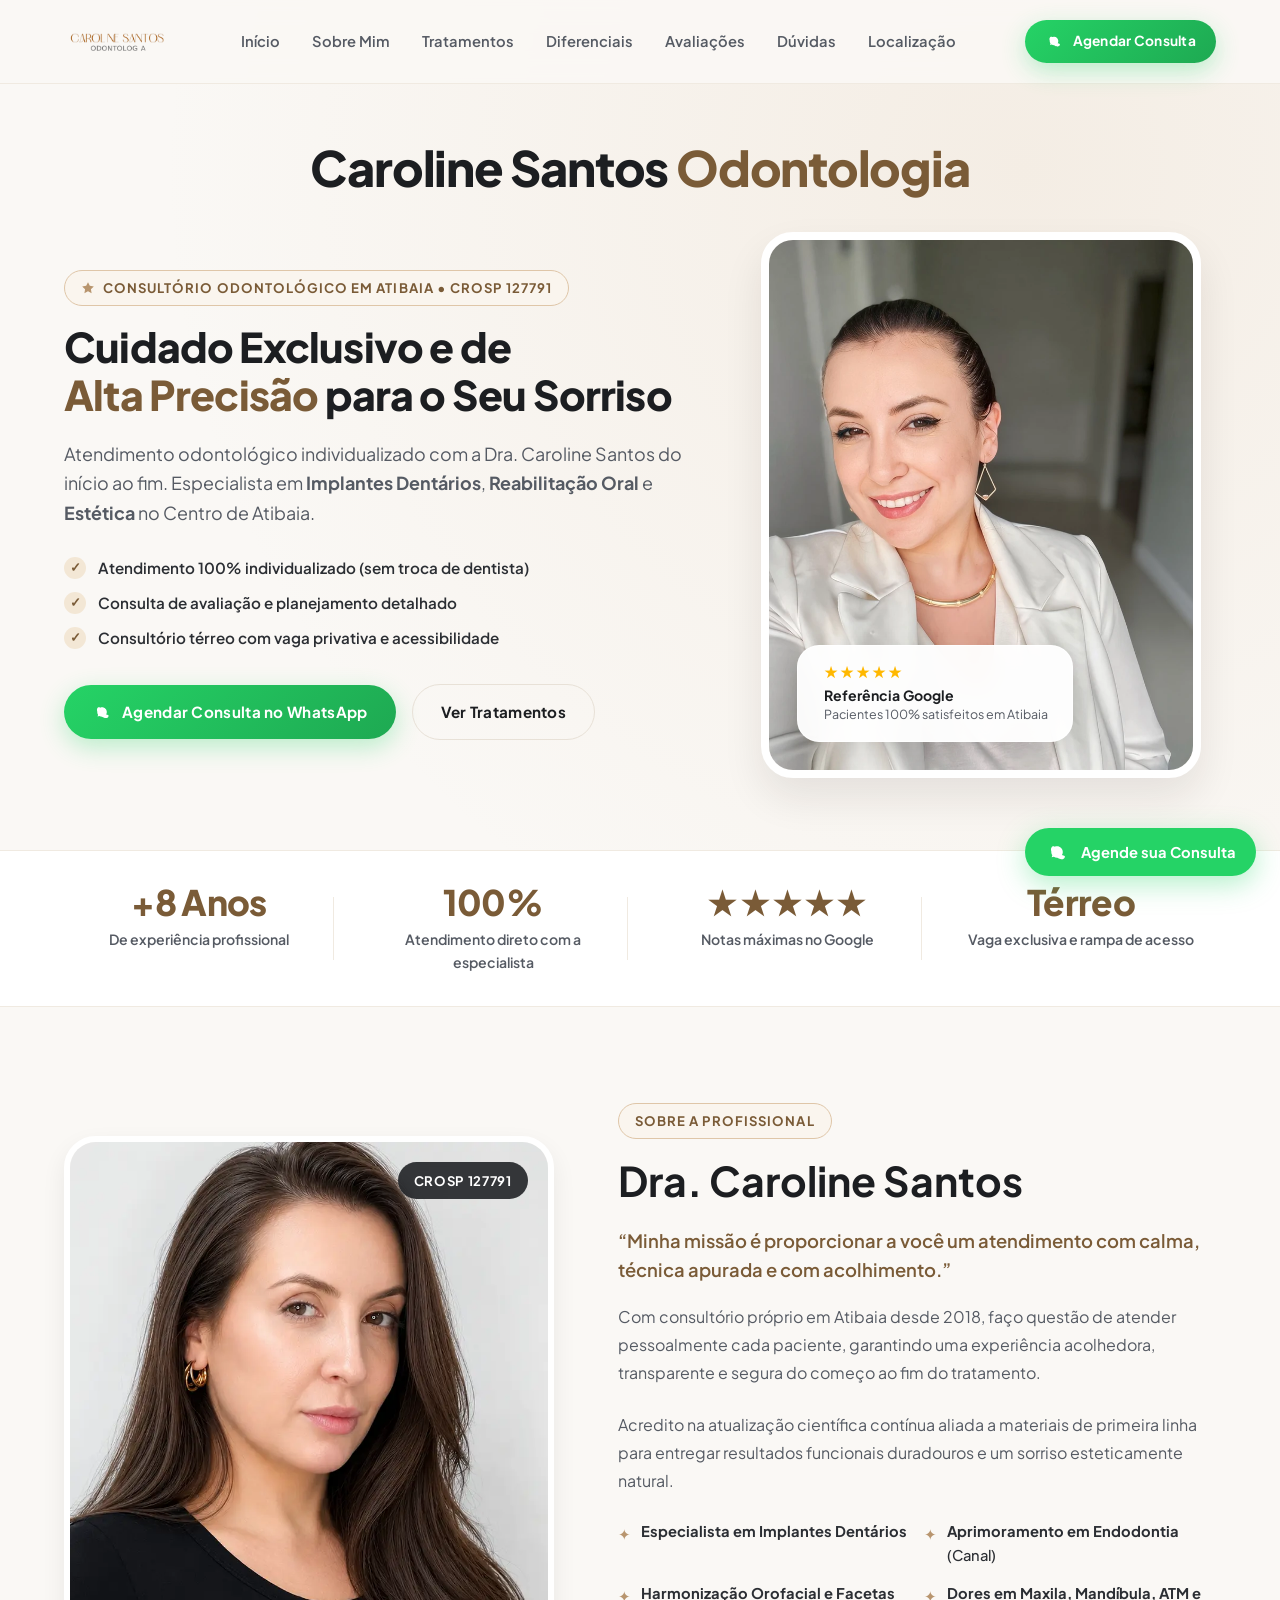
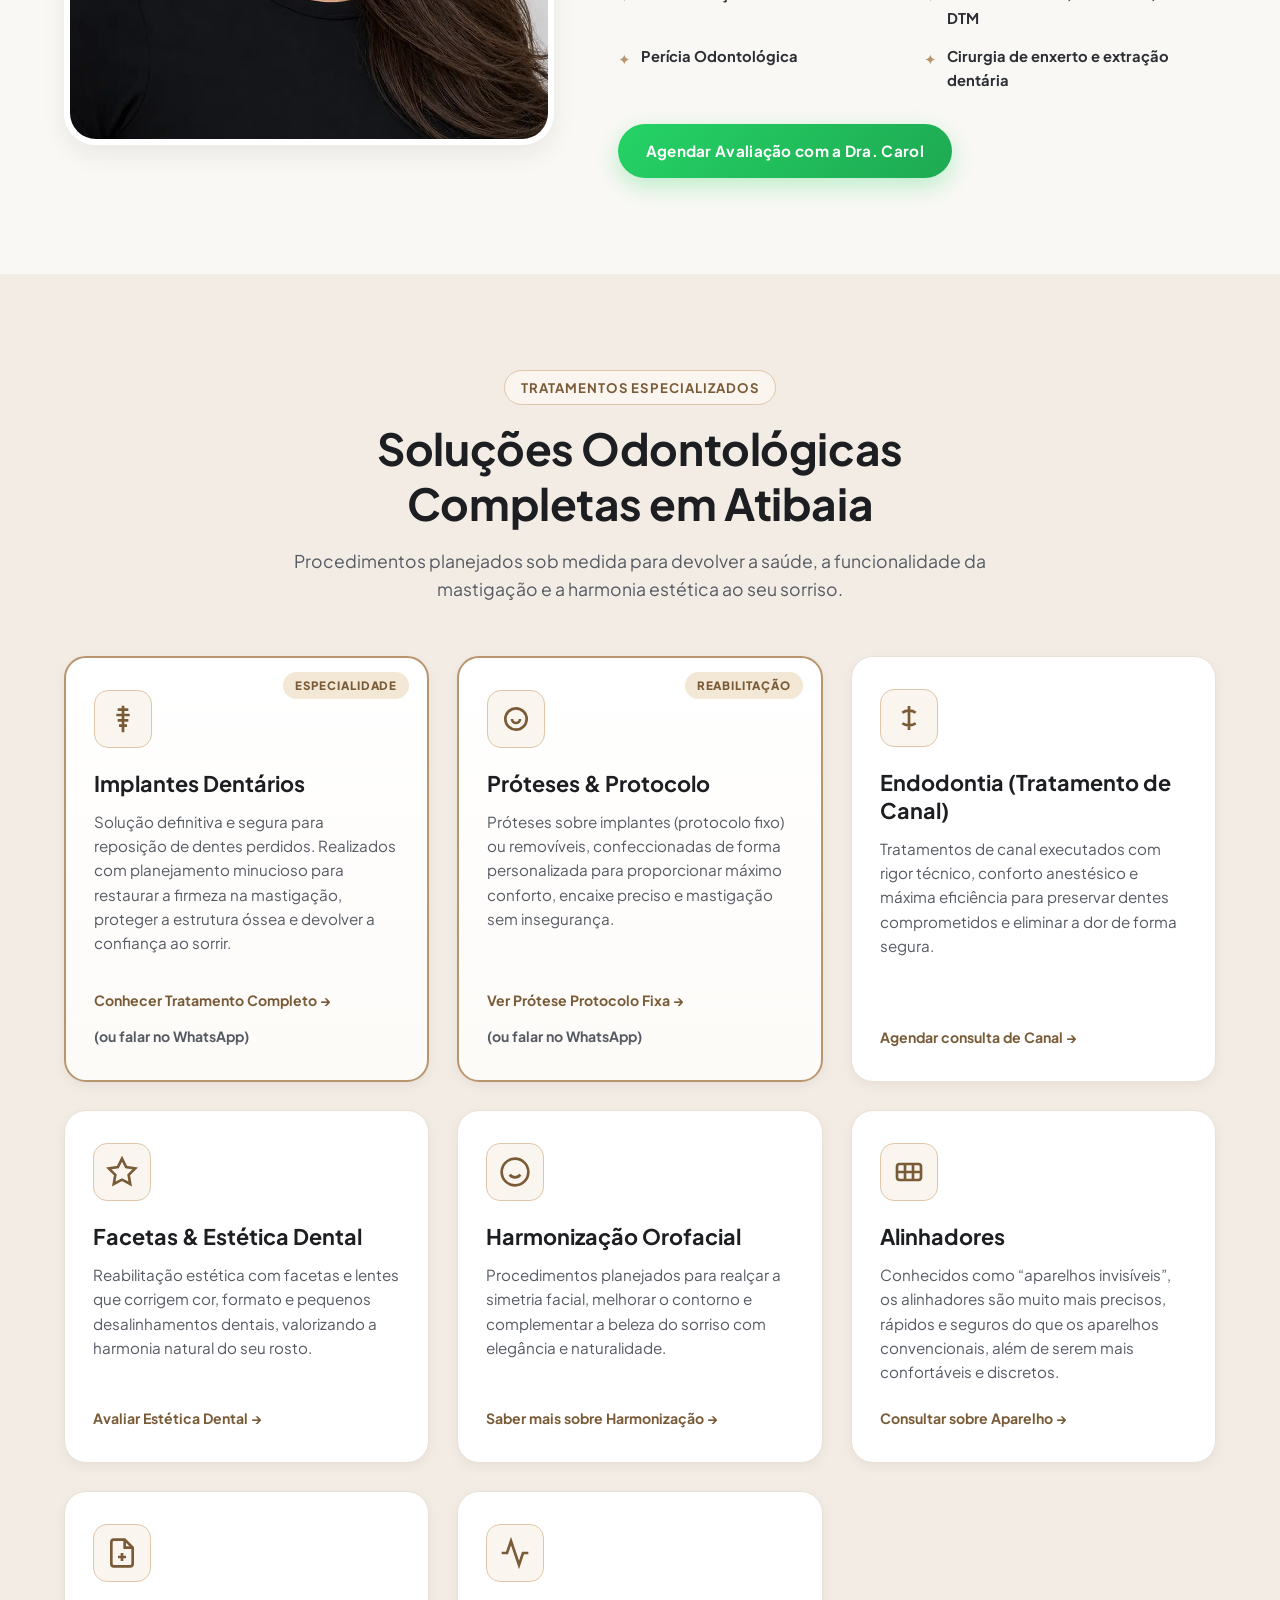
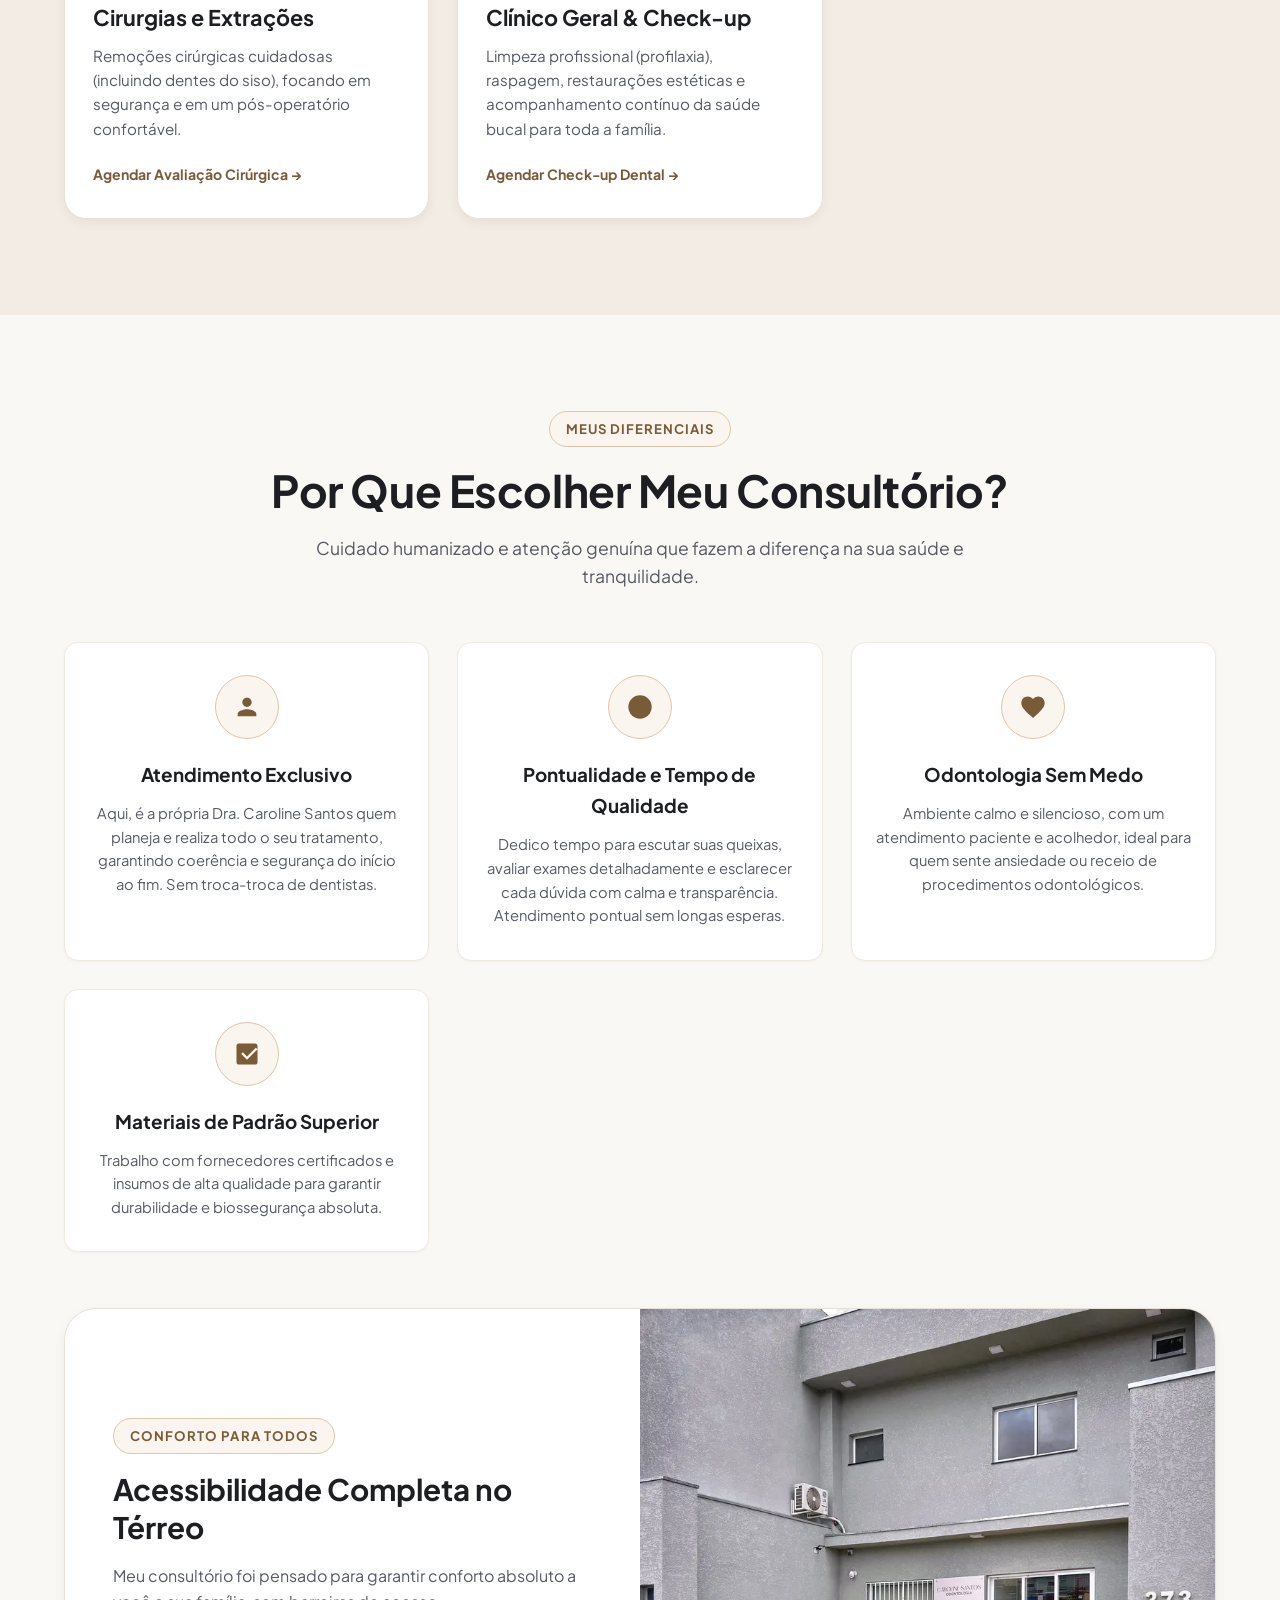
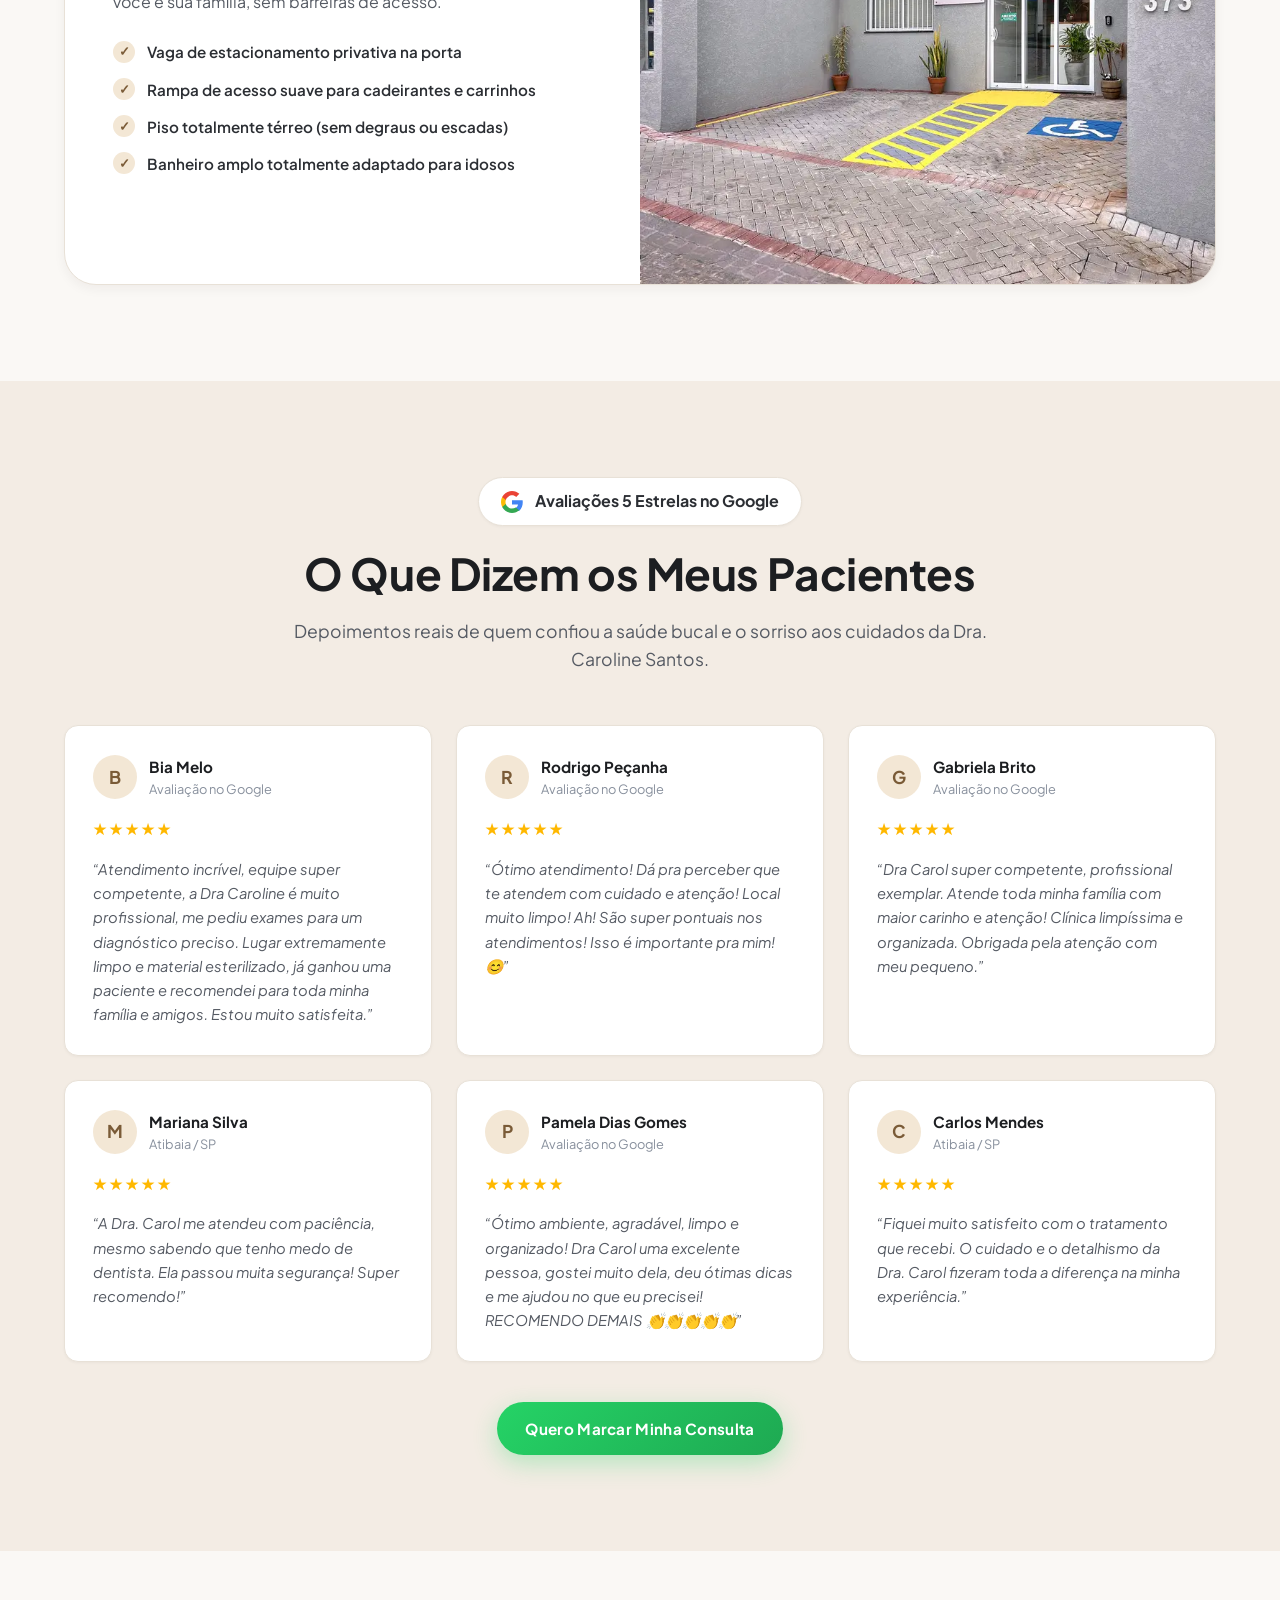
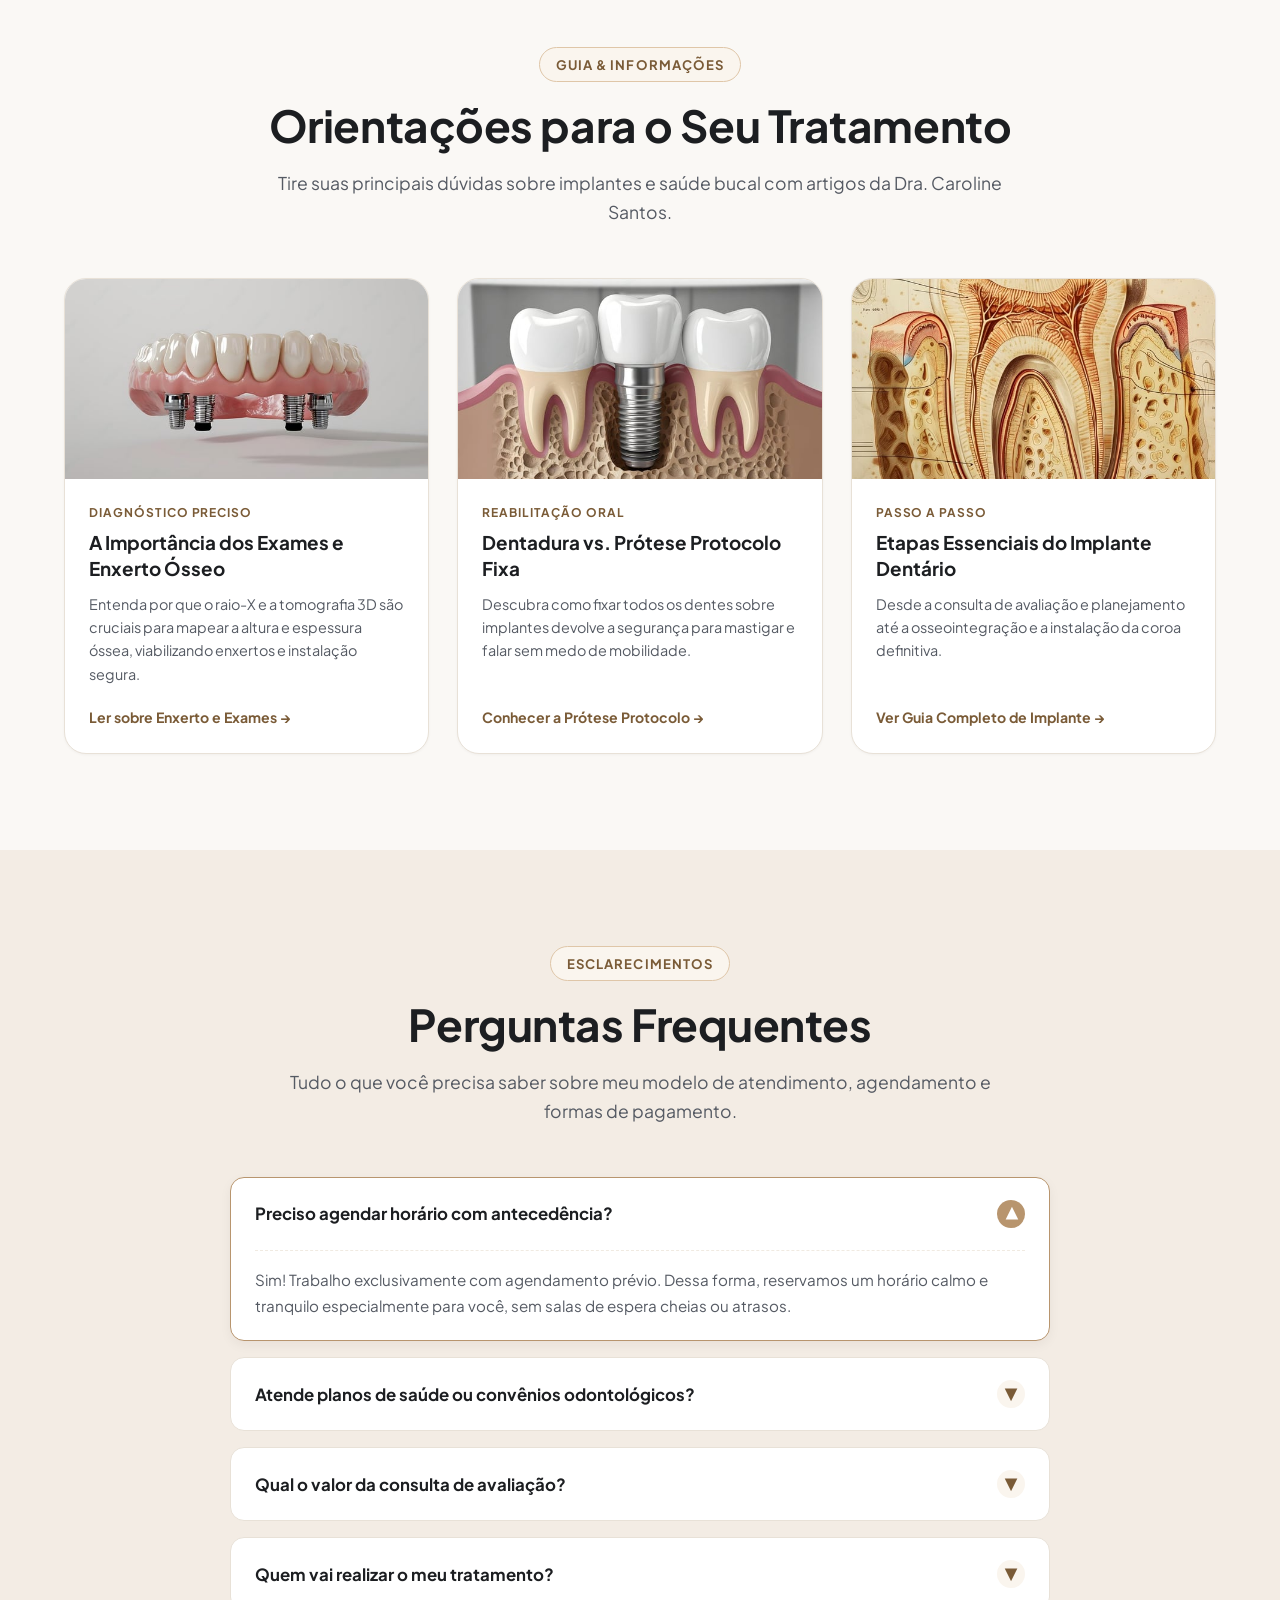
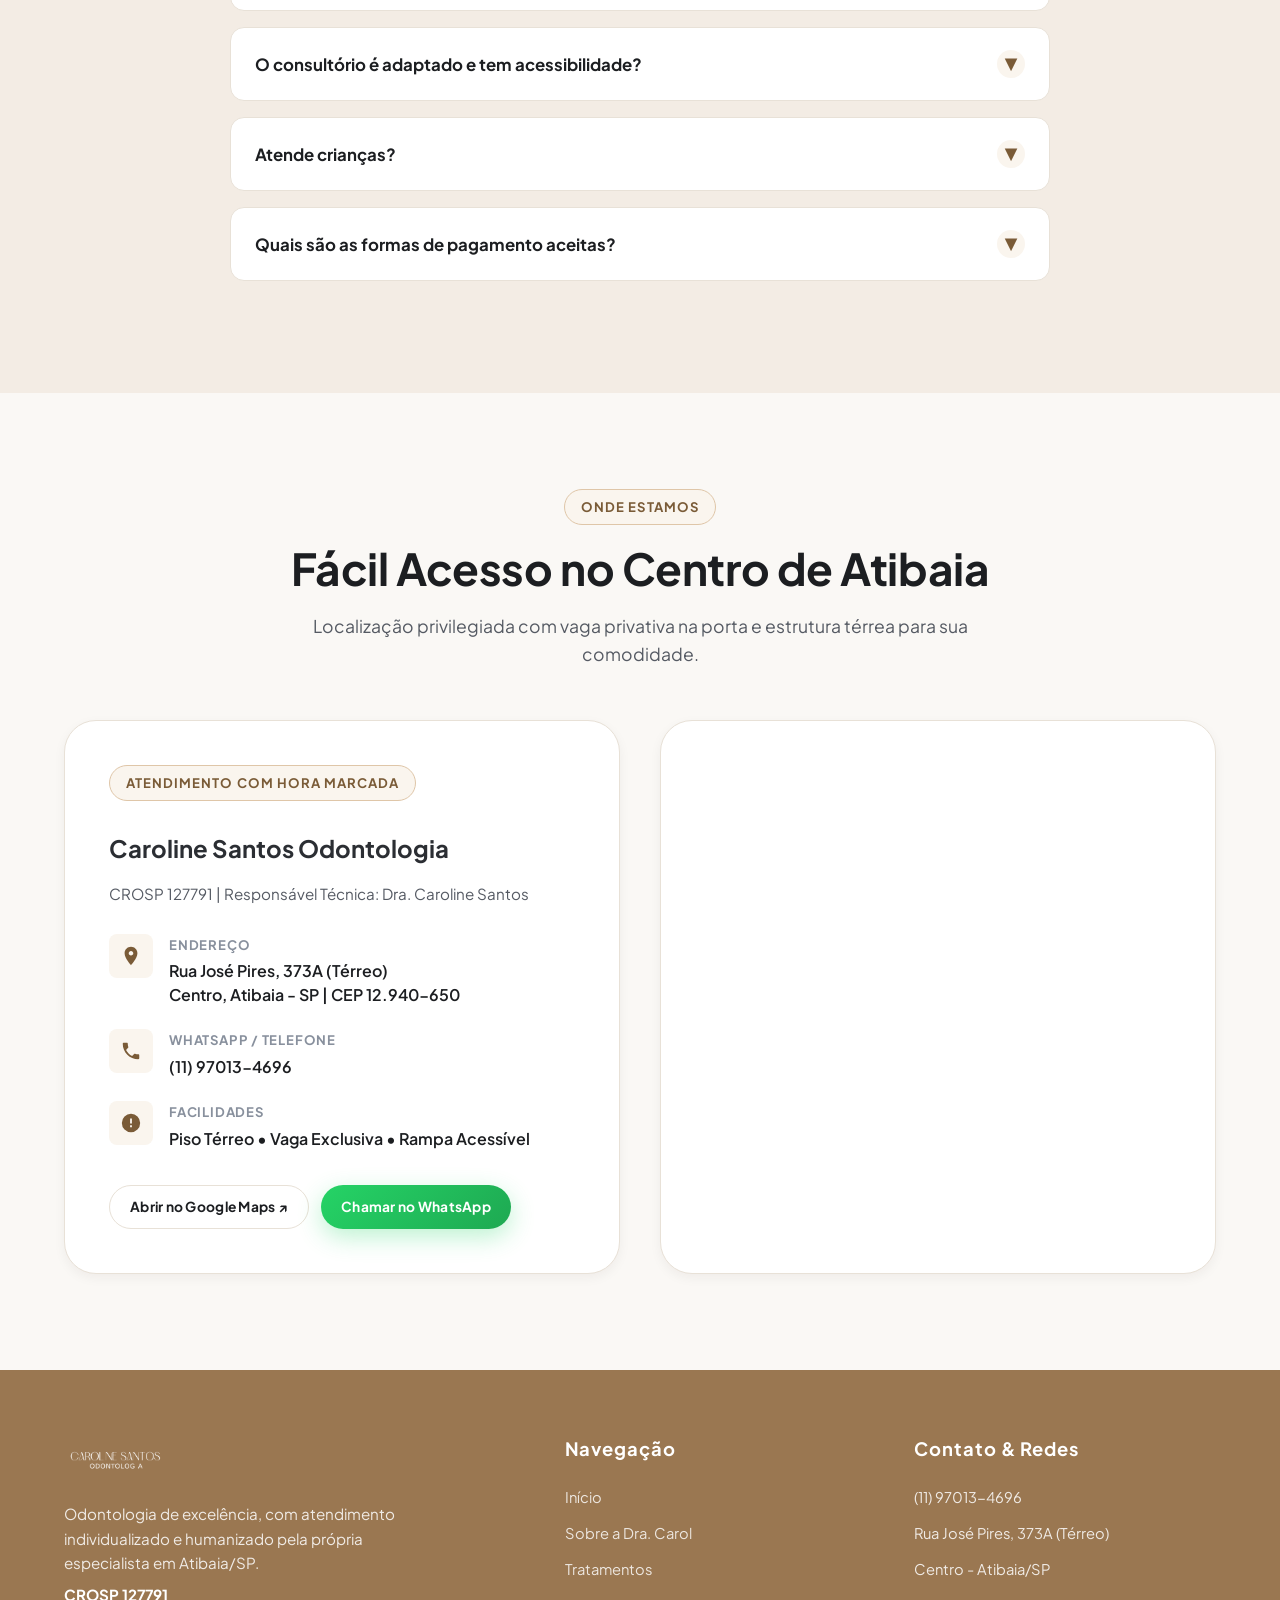
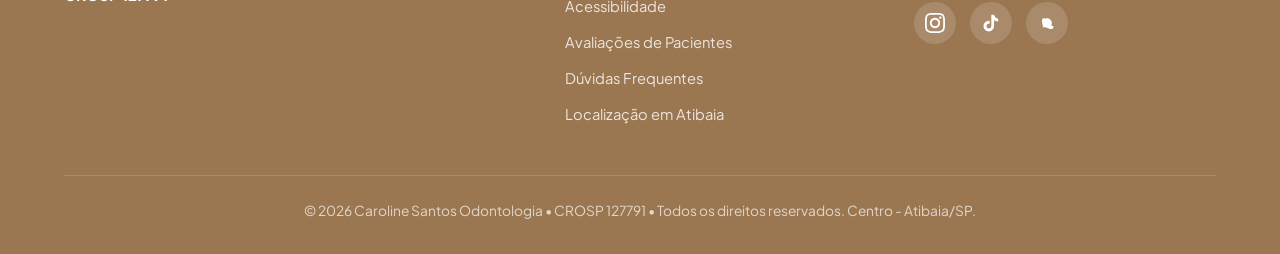
<file: index.html>
<!DOCTYPE html>
<html lang="pt-BR">

<head>
  <meta charset="UTF-8">
  <meta name="viewport" content="width=device-width, initial-scale=1.0">
  <title>Dra. Caroline Santos | Dentista e Implantes Dentários em Atibaia - SP</title>

  <!-- Meta SEO & Busca Local -->
  <meta name="description"
    content="Consultório odontológico no Centro de Atibaia com atendimento 100% individualizado pela Dra. Caroline Santos (CROSP 127791). Especialista em Implantes Dentários, Próteses, Canal e Estética Dental. Consultório térreo com vaga privativa e acessibilidade total.">
  <meta name="keywords"
    content="dentista em atibaia, implantes dentários atibaia, consultório odontológico centro atibaia, dra caroline santos dentista, protese dentaria atibaia, tratamento de canal atibaia, clinica dentaria acessivel atibaia">
  <meta name="author" content="Dra. Caroline Santos - CROSP 127791">
  <meta name="robots" content="index, follow">
  <link rel="canonical" href="https://carolinesantosodontologia.com.br/">

  <!-- Open Graph / Redes Sociais -->
  <meta property="og:type" content="website">
  <meta property="og:url" content="https://carolinesantosodontologia.com.br/">
  <meta property="og:title" content="Dra. Caroline Santos | Odontologia e Implantes Dentários em Atibaia">
  <meta property="og:description"
    content="Atendimento exclusivo e humanizado do início ao fim com a própria Dra. Carol em Atibaia. Implantes, próteses e reabilitação com total conforto e acessibilidade.">
  <meta property="og:image" content="https://carolinesantosodontologia.com.br/assets/img/dra-caroline.webp">
  <meta property="og:locale" content="pt_BR">
  <meta property="og:site_name" content="Caroline Santos Odontologia">

  <!-- Favicon & App Icons -->
  <link rel="icon" type="image/svg+xml" href="assets/img/favicon.svg">
  <link rel="icon" type="image/png" sizes="192x192" href="assets/img/favicon-192.png">
  <link rel="icon" type="image/png" sizes="32x32" href="assets/img/favicon.png">
  <link rel="apple-touch-icon" sizes="180x180" href="assets/img/apple-touch-icon.png">
  <link rel="shortcut icon" href="favicon.ico">
  <meta name="theme-color" content="#FAF8F5">

  <!-- Estilos -->
  <link rel="stylesheet" href="css/style.css?v=4">

  <!-- Dados Estruturados Schema.org para Google (LocalBusiness / Dentist & FAQ) -->
  <script type="application/ld+json">
  {
    "@context": "https://schema.org",
    "@graph": [
      {
        "@type": "Dentist",
        "@id": "https://carolinesantosodontologia.com.br/#dentist",
        "name": "Caroline Santos Odontologia",
        "legalName": "Caroline Santos Odontologia - CROSP 127791",
        "url": "https://carolinesantosodontologia.com.br/",
        "logo": "https://carolinesantosodontologia.com.br/assets/img/logo.webp",
        "image": "https://carolinesantosodontologia.com.br/assets/img/dra-caroline.webp",
        "description": "Consultório Odontológico em Atibaia especializado em Implantes Dentários, Próteses, Endodontia e Reabilitação Oral com atendimento individualizado.",
        "telephone": "+55-11-97013-4696",
        "priceRange": "$$",
        "address": {
          "@type": "PostalAddress",
          "streetAddress": "Rua José Pires, 373A, Térreo",
          "addressLocality": "Atibaia",
          "addressRegion": "SP",
          "postalCode": "12940-650",
          "addressCountry": "BR"
        },
        "geo": {
          "@type": "GeoCoordinates",
          "latitude": -23.118944,
          "longitude": -46.551922
        },
        "hasMap": "https://maps.google.com/?q=Rua+Jose+Pires+373A+Atibaia+SP",
        "openingHoursSpecification": [
          {
            "@type": "OpeningHoursSpecification",
            "dayOfWeek": ["Monday", "Tuesday", "Wednesday", "Thursday", "Friday"],
            "opens": "08:30",
            "closes": "18:30"
          }
        ],
        "medicalSpecialty": [
          "Dentistry",
          "Implantology",
          "Prosthodontics",
          "Endodontics"
        ]
      },
      {
        "@type": "FAQPage",
        "@id": "https://carolinesantosodontologia.com.br/#faq",
        "mainEntity": [
          {
            "@type": "Question",
            "name": "Quem vai realizar o meu tratamento?",
            "acceptedAnswer": {
              "@type": "Answer",
              "text": "Diferente de clínicas populares onde há rotatividade constante de profissionais, aqui é a própria Dra. Caroline Santos quem realiza todas as etapas do seu atendimento, do diagnóstico ao resultado final."
            }
          },
          {
            "@type": "Question",
            "name": "Como funciona e qual o valor da consulta de avaliação?",
            "acceptedAnswer": {
              "@type": "Answer",
              "text": "A consulta de avaliação é detalhada, com duração aproximada de 1 hora, no valor de R$ 150,00. Caso algum procedimento seja realizado, esse valor é 100% abatido do tratamento."
            }
          },
          {
            "@type": "Question",
            "name": "O consultório atende convênios odontológicos?",
            "acceptedAnswer": {
              "@type": "Answer",
              "text": "Para garantir a máxima dedicação, tempo exclusivo de atendimento e materiais de alto padrão, optamos por não atender convênios. Os atendimentos são particulares com emissão de recibo para reembolso e formas facilitadas de pagamento."
            }
          },
          {
            "@type": "Question",
            "name": "O consultório possui acessibilidade para idosos e cadeirantes?",
            "acceptedAnswer": {
              "@type": "Answer",
              "text": "Sim! Meu consultório é 100% no piso térreo, conta com vaga de estacionamento privativa na porta, rampa suave de acesso e banheiro totalmente adaptado."
            }
          }
        ]
      }
    ]
  }
  </script>
</head>

<body>

  <!-- ==========================================================================
       HEADER / NAVEGAÇÃO PRINCIPAL
       ========================================================================== -->
  <header class="site-header" id="siteHeader">
    <div class="container header-container">
      <a href="#inicio" class="brand-logo-link" title="Caroline Santos Odontologia - Página Inicial">
        <img src="assets/img/logo-transparent.webp" alt="Caroline Santos Odontologia - CROSP 127791"
          class="brand-logo-img" width="300" height="150">
      </a>

      <nav class="nav-menu" id="navMenu" aria-label="Navegação Principal">
        <a href="#inicio" class="nav-link">Início</a>
        <a href="#sobre" class="nav-link">Sobre Mim</a>
        <a href="#tratamentos" class="nav-link">Tratamentos</a>
        <a href="#diferenciais" class="nav-link">Diferenciais</a>
        <a href="#avaliacoes" class="nav-link">Avaliações</a>
        <a href="#faq" class="nav-link">Dúvidas</a>
        <a href="#localizacao" class="nav-link">Localização</a>
      </nav>

      <div class="nav-actions">
        <a href="#" class="btn btn-whatsapp btn-sm" data-wa-topic="consulta" title="Agendar via WhatsApp">
          <svg width="18" height="18" viewBox="0 0 24 24" fill="currentColor">
            <path
              d="M12.031 6.172c-3.181 0-5.767 2.586-5.768 5.766-.001 1.298.38 2.27 1.019 3.287l-.582 2.128 2.182-.573c.978.58 1.911.928 3.145.929 3.178 0 5.767-2.587 5.768-5.766.001-3.187-2.575-5.77-5.764-5.771zm3.392 8.244c-.144.405-.837.774-1.17.824-.312.045-.634.055-1.042-.077-.428-.139-1.071-.412-1.825-1.082-.969-.861-1.61-1.925-1.802-2.253-.191-.328-.021-.505.15-.676.155-.154.346-.401.519-.601.173-.201.23-.346.346-.576.115-.23.058-.433-.029-.606-.086-.173-.778-1.874-1.066-2.566-.28-.673-.564-.582-.777-.593-.201-.01-.432-.012-.663-.012-.23 0-.605.086-.922.433-.317.346-1.21 1.184-1.21 2.887 0 1.703 1.239 3.348 1.412 3.579.173.231 2.437 3.722 5.904 5.221 2.88 1.246 3.468.997 4.09.939.622-.058 1.996-.816 2.284-1.605.288-.79.288-1.467.201-1.605-.086-.139-.317-.23-.663-.404z" />
          </svg>
          Agendar Consulta
        </a>
        <button class="mobile-toggle" id="mobileToggle" aria-label="Abrir Menu">
          <span></span>
          <span></span>
          <span></span>
        </button>
      </div>
    </div>
  </header>

  <!-- ==========================================================================
       HERO SECTION
       ========================================================================== -->
  <main>
    <section class="hero-section" id="inicio">
      <div class="container">
        <div class="hero-brand-header">
          <h1 class="hero-brand-name">Caroline Santos <span class="brand-accent">Odontologia</span></h1>
        </div>

        <div class="hero-grid">

          <div class="hero-content">
            <span class="section-badge">
              <svg width="14" height="14" viewBox="0 0 24 24" fill="currentColor">
                <path
                  d="M12 2l3.09 6.26L22 9.27l-5 4.87 1.18 6.88L12 17.77l-6.18 3.25L7 14.14 2 9.27l6.91-1.01L12 2z" />
              </svg>
              Consultório Odontológico em Atibaia • CROSP 127791
            </span>

            <h2 class="hero-title">
              Cuidado Exclusivo e de <span class="highlight">Alta Precisão</span> para o Seu Sorriso
            </h2>

            <p class="hero-description">
              Atendimento odontológico individualizado com a Dra. Caroline Santos do início ao fim. Especialista em
              <strong>Implantes Dentários</strong>, <strong>Reabilitação Oral</strong> e <strong>Estética</strong> no
              Centro de Atibaia.
            </p>

            <div class="hero-badges-list">
              <div class="hero-badge-item">
                <span class="hero-badge-icon">✓</span>
                <span>Atendimento 100% individualizado (sem troca de dentista)</span>
              </div>
              <div class="hero-badge-item">
                <span class="hero-badge-icon">✓</span>
                <span>Consulta de avaliação e planejamento detalhado</span>
              </div>
              <div class="hero-badge-item">
                <span class="hero-badge-icon">✓</span>
                <span>Consultório térreo com vaga privativa e acessibilidade</span>
              </div>
            </div>

            <div class="hero-actions">
              <a href="#" class="btn btn-whatsapp" data-wa-topic="consulta">
                <svg width="20" height="20" viewBox="0 0 24 24" fill="currentColor">
                  <path
                    d="M12.031 6.172c-3.181 0-5.767 2.586-5.768 5.766-.001 1.298.38 2.27 1.019 3.287l-.582 2.128 2.182-.573c.978.58 1.911.928 3.145.929 3.178 0 5.767-2.587 5.768-5.766.001-3.187-2.575-5.77-5.764-5.771zm3.392 8.244c-.144.405-.837.774-1.17.824-.312.045-.634.055-1.042-.077-.428-.139-1.071-.412-1.825-1.082-.969-.861-1.61-1.925-1.802-2.253-.191-.328-.021-.505.15-.676.155-.154.346-.401.519-.601.173-.201.23-.346.346-.576.115-.23.058-.433-.029-.606-.086-.173-.778-1.874-1.066-2.566-.28-.673-.564-.582-.777-.593-.201-.01-.432-.012-.663-.012-.23 0-.605.086-.922.433-.317.346-1.21 1.184-1.21 2.887 0 1.703 1.239 3.348 1.412 3.579.173.231 2.437 3.722 5.904 5.221 2.88 1.246 3.468.997 4.09.939.622-.058 1.996-.816 2.284-1.605.288-.79.288-1.467.201-1.605-.086-.139-.317-.23-.663-.404z" />
                </svg>
                Agendar Consulta no WhatsApp
              </a>
              <a href="#tratamentos" class="btn btn-outline">
                Ver Tratamentos
              </a>
            </div>
          </div>

          <div class="hero-image-wrapper">
            <div class="hero-image-frame">
              <img src="assets/img/dra-caroline.webp" alt="Dra. Caroline Santos - Cirurgiã-Dentista em Atibaia"
                class="hero-dra-img" width="800" height="1000" loading="eager">

              <div class="hero-floating-card">
                <div>
                  <div class="floating-stars">★★★★★</div>
                  <div class="floating-text-title">Referência Google</div>
                  <div class="floating-text-sub">Pacientes 100% satisfeitos em Atibaia</div>
                </div>
              </div>
            </div>
          </div>

        </div>
      </div>
    </section>

    <!-- ==========================================================================
         TRUST BAR / ESTATÍSTICAS
         ========================================================================== -->
    <section class="trust-bar" aria-label="Destaques de Confiança">
      <div class="container">
        <div class="stats-grid">
          <div class="stat-item">
            <div class="stat-number">+8 Anos</div>
            <div class="stat-label">De experiência profissional</div>
          </div>
          <div class="stat-item">
            <div class="stat-number">100%</div>
            <div class="stat-label">Atendimento direto com a especialista</div>
          </div>
          <div class="stat-item">
            <div class="stat-number">★★★★★</div>
            <div class="stat-label">Notas máximas no Google</div>
          </div>
          <div class="stat-item">
            <div class="stat-number">Térreo</div>
            <div class="stat-label">Vaga exclusiva e rampa de acesso</div>
          </div>
        </div>
      </div>
    </section>

    <!-- ==========================================================================
         SOBRE MIM (DRA. CAROLINE SANTOS)
         ========================================================================== -->
    <section class="about-section" id="sobre">
      <div class="container">
        <div class="about-grid">

          <div class="about-image-col">
            <div class="about-photo-wrapper">
              <img src="assets/img/dra-caroline-sobre.webp" alt="Dra. Caroline Santos atendendo em Atibaia" width="800"
                height="1000" loading="lazy">
              <div class="about-badge-cro">CROSP 127791</div>
            </div>
          </div>

          <div class="about-content">
            <span class="section-badge">Sobre a Profissional</span>
            <h2>Dra. Caroline Santos</h2>
            <p class="about-lead">
              “Minha missão é proporcionar a você um atendimento com calma, técnica apurada e com acolhimento.”
            </p>
            <p class="about-text">
              Com consultório próprio em Atibaia desde 2018, faço questão de atender pessoalmente cada paciente,
              garantindo uma experiência acolhedora, transparente e segura do começo ao fim do tratamento.
            </p>
            <p class="about-text">
              Acredito na atualização científica contínua aliada a materiais de primeira linha para entregar resultados
              funcionais duradouros e um sorriso esteticamente natural.
            </p>

            <div class="credentials-list">
              <div class="credential-item">
                <span class="credential-icon">✦</span>
                <span><strong>Especialista em Implantes Dentários</strong></span>
              </div>
              <div class="credential-item">
                <span class="credential-icon">✦</span>
                <span><strong>Aprimoramento em Endodontia</strong> (Canal)</span>
              </div>
              <div class="credential-item">
                <span class="credential-icon">✦</span>
                <span><strong>Harmonização Orofacial e Facetas</strong></span>
              </div>
              <div class="credential-item">
                <span class="credential-icon">✦</span>
                <span><strong>Dores em Maxila, Mandíbula, ATM e DTM</strong></span>
              </div>
              <div class="credential-item">
                <span class="credential-icon">✦</span>
                <span><strong>Perícia Odontológica</strong></span>
              </div>
              <div class="credential-item">
                <span class="credential-icon">✦</span>
                <span><strong>Cirurgia de enxerto e extração dentária</strong></span>
              </div>
            </div>

            <a href="#" class="btn btn-whatsapp" data-wa-topic="consulta">
              Agendar Avaliação com a Dra. Carol
            </a>
          </div>

        </div>
      </div>
    </section>

    <!-- ==========================================================================
         TRATAMENTOS ODONTOLÓGICOS COMPLETOS
         ========================================================================== -->
    <section class="services-section" id="tratamentos">
      <div class="container">

        <div class="section-header">
          <span class="section-badge">Tratamentos Especializados</span>
          <h2 class="section-title">Soluções Odontológicas Completas em Atibaia</h2>
          <p class="section-subtitle">
            Procedimentos planejados sob medida para devolver a saúde, a funcionalidade da mastigação e a harmonia
            estética ao seu sorriso.
          </p>
        </div>

        <div class="services-grid">

          <!-- Card 1: Implantes Dentários -->
          <div class="service-card featured">
            <span class="service-featured-tag">Especialidade</span>
            <div class="service-icon-box">
              <svg width="32" height="32" viewBox="0 0 24 24" fill="none" stroke="currentColor" stroke-width="2">
                <path d="M12 2v20M8 5h8M7 9h10M8 13h8M9 17h6" />
              </svg>
            </div>
            <h3 class="service-title">Implantes Dentários</h3>
            <p class="service-desc">
              Solução definitiva e segura para reposição de dentes perdidos. Realizados com planejamento minucioso para
              restaurar a firmeza na mastigação, proteger a estrutura óssea e devolver a confiança ao sorrir.
            </p>
            <div style="display: flex; gap: 12px; flex-wrap: wrap; margin-top: 12px;">
              <a href="implantes-dentarios-atibaia.html" class="service-card-link" style="font-weight: 700;">
                Conhecer Tratamento Completo →
              </a>
              <a href="#" class="service-card-link" data-wa-topic="implantes" style="color: var(--color-charcoal-600);">
                (ou falar no WhatsApp)
              </a>
            </div>
          </div>

          <!-- Card 2: Próteses Dentárias -->
          <div class="service-card featured">
            <span class="service-featured-tag">Reabilitação</span>
            <div class="service-icon-box">
              <svg width="32" height="32" viewBox="0 0 24 24" fill="none" stroke="currentColor" stroke-width="2">
                <path d="M4 12c0-4.418 3.582-8 8-8s8 3.582 8 8-3.582 8-8 8-8-3.582-8-8z" />
                <path d="M9 12a3 3 0 106 0" />
              </svg>
            </div>
            <h3 class="service-title">Próteses & Protocolo</h3>
            <p class="service-desc">
              Próteses sobre implantes (protocolo fixo) ou removíveis, confeccionadas de forma personalizada para proporcionar
              máximo conforto, encaixe preciso e mastigação sem insegurança.
            </p>
            <div style="display: flex; gap: 12px; flex-wrap: wrap; margin-top: 12px;">
              <a href="protese-protocolo-atibaia.html" class="service-card-link" style="font-weight: 700;">
                Ver Prótese Protocolo Fixa →
              </a>
              <a href="#" class="service-card-link" data-wa-topic="proteses" style="color: var(--color-charcoal-600);">
                (ou falar no WhatsApp)
              </a>
            </div>
          </div>

          <!-- Card 3: Endodontia (Canal) -->
          <div class="service-card">
            <div class="service-icon-box">
              <svg width="32" height="32" viewBox="0 0 24 24" fill="none" stroke="currentColor" stroke-width="2">
                <path d="M12 3v18M7 8c2.5-2 7.5-2 10 0M7 16c2.5 2 7.5 2 10 0" />
              </svg>
            </div>
            <h3 class="service-title">Endodontia (Tratamento de Canal)</h3>
            <p class="service-desc">
              Tratamentos de canal executados com rigor técnico, conforto anestésico e máxima eficiência para preservar
              dentes comprometidos e eliminar a dor de forma segura.
            </p>
            <a href="#" class="service-card-link" data-wa-topic="canal">
              Agendar consulta de Canal →
            </a>
          </div>

          <!-- Card 4: Facetas e Estética -->
          <div class="service-card">
            <div class="service-icon-box">
              <svg width="32" height="32" viewBox="0 0 24 24" fill="none" stroke="currentColor" stroke-width="2">
                <path
                  d="M12 2l3.09 6.26L22 9.27l-5 4.87 1.18 6.88L12 17.77l-6.18 3.25L7 14.14 2 9.27l6.91-1.01L12 2z" />
              </svg>
            </div>
            <h3 class="service-title">Facetas & Estética Dental</h3>
            <p class="service-desc">
              Reabilitação estética com facetas e lentes que corrigem cor, formato e pequenos desalinhamentos dentais,
              valorizando a harmonia natural do seu rosto.
            </p>
            <a href="#" class="service-card-link" data-wa-topic="estetica">
              Avaliar Estética Dental →
            </a>
          </div>

          <!-- Card 5: Harmonização Orofacial -->
          <div class="service-card">
            <div class="service-icon-box">
              <svg width="32" height="32" viewBox="0 0 24 24" fill="none" stroke="currentColor" stroke-width="2">
                <circle cx="12" cy="12" r="10" />
                <path d="M8 14s1.5 2 4 2 4-2 4-2M9 9h.01M15 9h.01" />
              </svg>
            </div>
            <h3 class="service-title">Harmonização Orofacial</h3>
            <p class="service-desc">
              Procedimentos planejados para realçar a simetria facial, melhorar o contorno e complementar a beleza do
              sorriso com elegância e naturalidade.
            </p>
            <a href="#" class="service-card-link" data-wa-topic="estetica">
              Saber mais sobre Harmonização →
            </a>
          </div>

          <!-- Card 6: Ortodontia (Aparelhos) -->
          <div class="service-card">
            <div class="service-icon-box">
              <svg width="32" height="32" viewBox="0 0 24 24" fill="none" stroke="currentColor" stroke-width="2">
                <rect x="3" y="6" width="18" height="12" rx="2" />
                <path d="M3 12h18M9 6v12M15 6v12" />
              </svg>
            </div>
            <h3 class="service-title">Alinhadores</h3>
            <p class="service-desc">
              Conhecidos como “aparelhos invisíveis”, os alinhadores são muito mais precisos, rápidos e seguros do que
              os aparelhos convencionais, além de serem mais confortáveis e discretos.
            </p>
            <a href="#" class="service-card-link" data-wa-topic="aparelho">
              Consultar sobre Aparelho →
            </a>
          </div>

          <!-- Card 7: Cirurgias e Extrações -->
          <div class="service-card">
            <div class="service-icon-box">
              <svg width="32" height="32" viewBox="0 0 24 24" fill="none" stroke="currentColor" stroke-width="2">
                <path d="M14 2H6a2 2 0 0 0-2 2v16a2 2 0 0 0 2 2h12a2 2 0 0 0 2-2V8z" />
                <polyline points="14 2 14 8 20 8" />
                <line x1="12" y1="18" x2="12" y2="12" />
                <line x1="9" y1="15" x2="15" y2="15" />
              </svg>
            </div>
            <h3 class="service-title">Cirurgias e Extrações</h3>
            <p class="service-desc">
              Remoções cirúrgicas cuidadosas (incluindo dentes do siso), focando em
              segurança e em um pós-operatório confortável.
            </p>
            <a href="#" class="service-card-link" data-wa-topic="clinico">
              Agendar Avaliação Cirúrgica →
            </a>
          </div>

          <!-- Card 8: Clínico Geral & Prevenção -->
          <div class="service-card">
            <div class="service-icon-box">
              <svg width="32" height="32" viewBox="0 0 24 24" fill="none" stroke="currentColor" stroke-width="2">
                <path d="M22 12h-4l-3 9L9 3l-3 9H2" />
              </svg>
            </div>
            <h3 class="service-title">Clínico Geral & Check-up</h3>
            <p class="service-desc">
              Limpeza profissional (profilaxia), raspagem, restaurações estéticas e acompanhamento contínuo da saúde
              bucal para toda a família.
            </p>
            <a href="#" class="service-card-link" data-wa-topic="clinico">
              Agendar Check-up Dental →
            </a>
          </div>

        </div>

      </div>
    </section>

    <!-- ==========================================================================
         DIFERENCIAIS REAIS & ACESSIBILIDADE
         ========================================================================== -->
    <section class="differentials-section" id="diferenciais">
      <div class="container">

        <div class="section-header">
          <span class="section-badge">Meus Diferenciais</span>
          <h2 class="section-title">Por Que Escolher Meu Consultório?</h2>
          <p class="section-subtitle">
            Cuidado humanizado e atenção genuína que fazem a diferença na sua saúde e tranquilidade.
          </p>
        </div>

        <div class="differentials-grid">

          <div class="differential-card">
            <div class="diff-icon-circle">
              <svg width="28" height="28" viewBox="0 0 24 24" fill="currentColor">
                <path
                  d="M12 12c2.21 0 4-1.79 4-4s-1.79-4-4-4-4 1.79-4 4 1.79 4 4 4zm0 2c-2.67 0-8 1.34-8 4v2h16v-2c0-2.66-5.33-4-8-4z" />
              </svg>
            </div>
            <h3 class="diff-title">Atendimento Exclusivo</h3>
            <p class="diff-text">
              Aqui, é a própria Dra. Caroline Santos quem planeja e realiza todo o seu tratamento, garantindo coerência
              e segurança do início ao fim. Sem troca-troca de dentistas.
            </p>
          </div>

          <div class="differential-card">
            <div class="diff-icon-circle">
              <svg width="28" height="28" viewBox="0 0 24 24" fill="currentColor">
                <circle cx="12" cy="12" r="10" />
                <polyline points="12 6 12 12 16 14" />
              </svg>
            </div>
            <h3 class="diff-title">Pontualidade e Tempo de Qualidade</h3>
            <p class="diff-text">
              Dedico tempo para escutar suas queixas, avaliar exames detalhadamente e esclarecer cada dúvida com
              calma e transparência. Atendimento pontual sem longas esperas.
            </p>
          </div>

          <div class="differential-card">
            <div class="diff-icon-circle">
              <svg width="28" height="28" viewBox="0 0 24 24" fill="currentColor">
                <path
                  d="M12 21.35l-1.45-1.32C5.4 15.36 2 12.28 2 8.5 2 5.42 4.42 3 7.5 3c1.74 0 3.41.81 4.5 2.09C13.09 3.81 14.76 3 16.5 3 19.58 3 22 5.42 22 8.5c0 3.78-3.4 6.86-8.55 11.54L12 21.35z" />
              </svg>
            </div>
            <h3 class="diff-title">Odontologia Sem Medo</h3>
            <p class="diff-text">
              Ambiente calmo e silencioso, com um atendimento paciente e acolhedor, ideal para quem sente ansiedade ou
              receio de procedimentos odontológicos.
            </p>
          </div>

          <div class="differential-card">
            <div class="diff-icon-circle">
              <svg width="28" height="28" viewBox="0 0 24 24" fill="currentColor">
                <path
                  d="M19 3H5c-1.1 0-2 .9-2 2v14c0 1.1.9 2 2 2h14c1.1 0 2-.9 2-2V5c0-1.1-.9-2-2-2zm-7 14l-5-5 1.41-1.41L12 14.17l7.59-7.59L21 8l-9 9z" />
              </svg>
            </div>
            <h3 class="diff-title">Materiais de Padrão Superior</h3>
            <p class="diff-text">
              Trabalho com fornecedores certificados e insumos de alta qualidade para garantir durabilidade e
              biossegurança absoluta.
            </p>
          </div>

        </div>

        <!-- Banner com a foto real da fachada e acessibilidade -->
        <div class="accessibility-banner">
          <div class="acc-banner-content">
            <span class="section-badge">Conforto para Todos</span>
            <h3>Acessibilidade Completa no Térreo</h3>
            <p>
              Meu consultório foi pensado para garantir conforto absoluto a você e sua família, sem barreiras de
              acesso.
            </p>
            <div class="acc-features-list">
              <div class="acc-feature-item">
                <span class="hero-badge-icon">✓</span>
                <span>Vaga de estacionamento privativa na porta</span>
              </div>
              <div class="acc-feature-item">
                <span class="hero-badge-icon">✓</span>
                <span>Rampa de acesso suave para cadeirantes e carrinhos</span>
              </div>
              <div class="acc-feature-item">
                <span class="hero-badge-icon">✓</span>
                <span>Piso totalmente térreo (sem degraus ou escadas)</span>
              </div>
              <div class="acc-feature-item">
                <span class="hero-badge-icon">✓</span>
                <span>Banheiro amplo totalmente adaptado para idosos</span>
              </div>
            </div>
          </div>
          <div class="acc-banner-image">
            <img src="assets/img/consultorio-fachada.webp"
              alt="Fachada do Consultório Odontológico em Atibaia com rampa e vaga de estacionamento" width="600"
              height="400" loading="lazy">
          </div>
        </div>

      </div>
    </section>

    <!-- ==========================================================================
         AVALIAÇÕES REAIS (GOOGLE REVIEWS INDEXÁVEIS)
         ========================================================================== -->
    <section class="reviews-section" id="avaliacoes">
      <div class="container">

        <div class="section-header">
          <div class="google-trust-badge">
            <svg class="google-icon-svg" viewBox="0 0 24 24">
              <path fill="#4285F4"
                d="M23.745 12.27c0-.7-.06-1.4-.19-2.07H12v4.51h6.6c-.29 1.52-1.14 2.82-2.4 3.68v3.05h3.88c2.27-2.09 3.66-5.17 3.66-9.17z" />
              <path fill="#34A853"
                d="M12 24c3.24 0 5.95-1.08 7.93-2.91l-3.88-3.05c-1.08.72-2.45 1.16-4.05 1.16-3.12 0-5.77-2.1-6.72-4.93H1.25v3.15C3.26 21.36 7.34 24 12 24z" />
              <path fill="#FBBC05"
                d="M5.28 14.27c-.25-.72-.38-1.49-.38-2.27s.13-1.55.38-2.27V6.58H1.25C.45 8.18 0 9.99 0 12s.45 3.82 1.25 5.42l4.03-3.15z" />
              <path fill="#EA4335"
                d="M12 4.75c1.77 0 3.35.61 4.6 1.8l3.42-3.42C17.95 1.19 15.24 0 12 0 7.34 0 3.26 2.64 1.25 6.58l4.03 3.15c.95-2.83 3.6-4.98 6.72-4.98z" />
            </svg>
            <strong>Avaliações 5 Estrelas no Google</strong>
          </div>
          <h2 class="section-title">O Que Dizem os Meus Pacientes</h2>
          <p class="section-subtitle">
            Depoimentos reais de quem confiou a saúde bucal e o sorriso aos cuidados da Dra. Caroline Santos.
          </p>
        </div>

        <div class="reviews-grid">

          <div class="review-card">
            <div>
              <div class="review-card-top">
                <div class="review-author-info">
                  <div class="review-avatar">B</div>
                  <div>
                    <div class="review-author-name">Bia Melo</div>
                    <div class="review-author-loc">Avaliação no Google</div>
                  </div>
                </div>
              </div>
              <div class="review-stars">★★★★★</div>
              <p class="review-text">
                “Atendimento incrível, equipe super competente, a Dra Caroline é muito profissional, me pediu exames
                para um diagnóstico preciso. Lugar extremamente limpo e material esterilizado, já ganhou uma paciente e
                recomendei para toda minha família e amigos. Estou muito satisfeita.”
              </p>
            </div>
          </div>

          <div class="review-card">
            <div>
              <div class="review-card-top">
                <div class="review-author-info">
                  <div class="review-avatar">R</div>
                  <div>
                    <div class="review-author-name">Rodrigo Peçanha</div>
                    <div class="review-author-loc">Avaliação no Google</div>
                  </div>
                </div>
              </div>
              <div class="review-stars">★★★★★</div>
              <p class="review-text">
                “Ótimo atendimento! Dá pra perceber que te atendem com cuidado e atenção! Local muito limpo! Ah! São
                super pontuais nos atendimentos! Isso é importante pra mim! 😊”
              </p>
            </div>
          </div>

          <div class="review-card">
            <div>
              <div class="review-card-top">
                <div class="review-author-info">
                  <div class="review-avatar">G</div>
                  <div>
                    <div class="review-author-name">Gabriela Brito</div>
                    <div class="review-author-loc">Avaliação no Google</div>
                  </div>
                </div>
              </div>
              <div class="review-stars">★★★★★</div>
              <p class="review-text">
                “Dra Carol super competente, profissional exemplar. Atende toda minha família com maior carinho e
                atenção! Clínica limpíssima e organizada. Obrigada pela atenção com meu pequeno.”
              </p>
            </div>
          </div>

          <div class="review-card">
            <div>
              <div class="review-card-top">
                <div class="review-author-info">
                  <div class="review-avatar">M</div>
                  <div>
                    <div class="review-author-name">Mariana Silva</div>
                    <div class="review-author-loc">Atibaia / SP</div>
                  </div>
                </div>
              </div>
              <div class="review-stars">★★★★★</div>
              <p class="review-text">
                “A Dra. Carol me atendeu com paciência, mesmo sabendo que tenho medo de dentista. Ela passou muita
                segurança! Super recomendo!”
              </p>
            </div>
          </div>

          <div class="review-card">
            <div>
              <div class="review-card-top">
                <div class="review-author-info">
                  <div class="review-avatar">P</div>
                  <div>
                    <div class="review-author-name">Pamela Dias Gomes</div>
                    <div class="review-author-loc">Avaliação no Google</div>
                  </div>
                </div>
              </div>
              <div class="review-stars">★★★★★</div>
              <p class="review-text">
                “Ótimo ambiente, agradável, limpo e organizado! Dra Carol uma excelente pessoa, gostei muito dela, deu
                ótimas dicas e me ajudou no que eu precisei! RECOMENDO DEMAIS 👏👏👏👏👏”
              </p>
            </div>
          </div>

          <div class="review-card">
            <div>
              <div class="review-card-top">
                <div class="review-author-info">
                  <div class="review-avatar">C</div>
                  <div>
                    <div class="review-author-name">Carlos Mendes</div>
                    <div class="review-author-loc">Atibaia / SP</div>
                  </div>
                </div>
              </div>
              <div class="review-stars">★★★★★</div>
              <p class="review-text">
                “Fiquei muito satisfeito com o tratamento que recebi. O cuidado e o detalhismo da Dra. Carol fizeram
                toda a diferença na minha experiência.”
              </p>
            </div>
          </div>

        </div>

        <div style="text-align: center;">
          <a href="#" class="btn btn-whatsapp" data-wa-topic="consulta">
            Quero Marcar Minha Consulta
          </a>
        </div>

      </div>
    </section>

    <!-- ==========================================================================
         ARTIGOS E GUIA DO PACIENTE (SEO DE CONTEÚDO)
         ========================================================================== -->
    <section class="articles-section" id="artigos">
      <div class="container">

        <div class="section-header">
          <span class="section-badge">Guia & Informações</span>
          <h2 class="section-title">Orientações para o Seu Tratamento</h2>
          <p class="section-subtitle">
            Tire suas principais dúvidas sobre implantes e saúde bucal com artigos da Dra. Caroline Santos.
          </p>
        </div>

        <div class="articles-grid">

          <article class="article-card">
            <div class="article-image-box">
              <img src="assets/img/implante-dentario.jpg"
                alt="Exames radiográficos e tomografia para implante dentário em Atibaia" width="360" height="200"
                loading="lazy">
            </div>
            <div class="article-content">
              <span class="article-category">Diagnóstico Preciso</span>
              <h3 class="article-title">A Importância dos Exames e Enxerto Ósseo</h3>
              <p class="article-snippet">
                Entenda por que o raio-X e a tomografia 3D são cruciais para mapear a altura e espessura
                óssea, viabilizando enxertos e instalação segura.
              </p>
              <a href="enxerto-osseo-atibaia.html" class="service-card-link">Ler sobre Enxerto e Exames →</a>
            </div>
          </article>

          <article class="article-card">
            <div class="article-image-box">
              <img src="assets/img/protese-dentaria.jpg"
                alt="Vantagens de realizar implantes dentários com especialista" width="360" height="200"
                loading="lazy">
            </div>
            <div class="article-content">
              <span class="article-category">Reabilitação Oral</span>
              <h3 class="article-title">Dentadura vs. Prótese Protocolo Fixa</h3>
              <p class="article-snippet">
                Descubra como fixar todos os dentes sobre implantes devolve a segurança para mastigar e falar sem medo de mobilidade.
              </p>
              <a href="protese-protocolo-atibaia.html" class="service-card-link">Conhecer a Prótese Protocolo →</a>
            </div>
          </article>

          <article class="article-card">
            <div class="article-image-box">
              <img src="assets/img/anatomia-dental.jpg" alt="Etapas passo a passo de um tratamento de implante dentário"
                width="360" height="200" loading="lazy">
            </div>
            <div class="article-content">
              <span class="article-category">Passo a Passo</span>
              <h3 class="article-title">Etapas Essenciais do Implante Dentário</h3>
              <p class="article-snippet">
                Desde a consulta de avaliação e planejamento até a osseointegração e a instalação da coroa definitiva.
              </p>
              <a href="implantes-dentarios-atibaia.html" class="service-card-link">Ver Guia Completo de Implante →</a>
            </div>
          </article>

        </div>

      </div>
    </section>

    <!-- ==========================================================================
         DÚVIDAS FREQUENTES (FAQ ACORDEÃO)
         ========================================================================== -->
    <section class="faq-section" id="faq">
      <div class="container">

        <div class="section-header">
          <span class="section-badge">Esclarecimentos</span>
          <h2 class="section-title">Perguntas Frequentes</h2>
          <p class="section-subtitle">
            Tudo o que você precisa saber sobre meu modelo de atendimento, agendamento e formas de pagamento.
          </p>
        </div>

        <div class="faq-wrapper">

          <div class="faq-item active">
            <button class="faq-question">
              <span>Preciso agendar horário com antecedência?</span>
              <span class="faq-icon">▼</span>
            </button>
            <div class="faq-answer">
              <div class="faq-answer-inner">
                Sim! Trabalho exclusivamente com agendamento prévio. Dessa forma, reservamos um horário calmo e
                tranquilo especialmente para você, sem salas de espera cheias ou atrasos.
              </div>
            </div>
          </div>

          <div class="faq-item">
            <button class="faq-question">
              <span>Atende planos de saúde ou convênios odontológicos?</span>
              <span class="faq-icon">▼</span>
            </button>
            <div class="faq-answer">
              <div class="faq-answer-inner">
                Para entregar o melhor tratamento possível, com tempo dedicado e materiais de alto padrão, <strong>não
                  trabalho com convênios</strong>. Meu atendimento é 100% particular, com emissão de recibo para
                abatimento no Imposto de Renda ou reembolso quando aplicável.
              </div>
            </div>
          </div>

          <div class="faq-item">
            <button class="faq-question">
              <span>Qual o valor da consulta de avaliação?</span>
              <span class="faq-icon">▼</span>
            </button>
            <div class="faq-answer">
              <div class="faq-answer-inner">
                A consulta de avaliação é bem detalhada, com duração aproximada de 1 hora e valor de
                <strong>R$ 150,00</strong>.<br><br><em>*Caso seja realizado algum procedimento como parte do
                  planejamento, o
                  valor da consulta será integralmente abatido do tratamento.</em>
              </div>
            </div>
          </div>

          <div class="faq-item">
            <button class="faq-question">
              <span>Quem vai realizar o meu tratamento?</span>
              <span class="faq-icon">▼</span>
            </button>
            <div class="faq-answer">
              <div class="faq-answer-inner">
                Aqui é a própria <strong>Dra. Caroline Santos</strong> quem realiza seu tratamento do início ao fim.
                Você nunca será atendido por estagiários ou dentistas em sistema de revezamento.
              </div>
            </div>
          </div>

          <div class="faq-item">
            <button class="faq-question">
              <span>O consultório é adaptado e tem acessibilidade?</span>
              <span class="faq-icon">▼</span>
            </button>
            <div class="faq-answer">
              <div class="faq-answer-inner">
                Sim! Meu consultório é totalmente adaptado. Fica localizado no piso térreo, conta com vaga de
                estacionamento exclusiva na porta, rampa de acesso suave e banheiro adaptado. Perfeito para idosos e
                pessoas com necessidades especiais.
              </div>
            </div>
          </div>

          <div class="faq-item">
            <button class="faq-question">
              <span>Atende crianças?</span>
              <span class="faq-icon">▼</span>
            </button>
            <div class="faq-answer">
              <div class="faq-answer-inner">
                Atendo crianças a partir dos 8 anos de idade, além de adolescentes, adultos e terceira idade.
              </div>
            </div>
          </div>

          <div class="faq-item">
            <button class="faq-question">
              <span>Quais são as formas de pagamento aceitas?</span>
              <span class="faq-icon">▼</span>
            </button>
            <div class="faq-answer">
              <div class="faq-answer-inner">
                Aceito PIX, dinheiro e cartões de crédito e débito, com condições facilitadas para tratamentos de
                reabilitação e implantes.
              </div>
            </div>
          </div>

        </div>

      </div>
    </section>

    <!-- ==========================================================================
         LOCALIZAÇÃO & CONTATO (CENTRO DE ATIBAIA)
         ========================================================================== -->
    <section class="location-section" id="localizacao">
      <div class="container">

        <div class="section-header">
          <span class="section-badge">Onde Estamos</span>
          <h2 class="section-title">Fácil Acesso no Centro de Atibaia</h2>
          <p class="section-subtitle">
            Localização privilegiada com vaga privativa na porta e estrutura térrea para sua comodidade.
          </p>
        </div>

        <div class="location-grid">

          <div class="location-card">
            <div>
              <span class="section-badge">Atendimento com Hora Marcada</span>
              <h3 style="font-family: var(--font-heading); font-size: 1.5rem; margin: 12px 0;">Caroline Santos
                Odontologia</h3>
              <p style="color: var(--color-charcoal-600); font-size: 0.95rem;">CROSP 127791 | Responsável Técnica: Dra.
                Caroline Santos</p>

              <div class="location-info-list">
                <div class="loc-item">
                  <div class="loc-icon-box">
                    <svg width="22" height="22" viewBox="0 0 24 24" fill="currentColor">
                      <path
                        d="M12 2C8.13 2 5 5.13 5 9c0 5.25 7 13 7 13s7-7.75 7-13c0-3.87-3.13-7-7-7zm0 9.5c-1.38 0-2.5-1.12-2.5-2.5s1.12-2.5 2.5-2.5 2.5 1.12 2.5 2.5-1.12 2.5-2.5 2.5z" />
                    </svg>
                  </div>
                  <div>
                    <div class="loc-title">Endereço</div>
                    <div class="loc-detail">Rua José Pires, 373A (Térreo)<br>Centro, Atibaia - SP | CEP 12.940-650</div>
                  </div>
                </div>

                <div class="loc-item">
                  <div class="loc-icon-box">
                    <svg width="22" height="22" viewBox="0 0 24 24" fill="currentColor">
                      <path
                        d="M6.62 10.79c1.44 2.83 3.76 5.14 6.59 6.59l2.2-2.2c.27-.27.67-.36 1.02-.24 1.12.37 2.33.57 3.57.57.55 0 1 .45 1 1V20c0 .55-.45 1-1 1-9.39 0-17-7.61-17-17 0-.55.45-1 1-1h3.5c.55 0 1 .45 1 1 0 1.25.2 2.45.57 3.57.11.35.03.74-.25 1.02l-2.2 2.2z" />
                    </svg>
                  </div>
                  <div>
                    <div class="loc-title">WhatsApp / Telefone</div>
                    <div class="loc-detail">(11) 97013-4696</div>
                  </div>
                </div>

                <div class="loc-item">
                  <div class="loc-icon-box">
                    <svg width="22" height="22" viewBox="0 0 24 24" fill="currentColor">
                      <path d="M12 2a10 10 0 1 0 10 10A10 10 0 0 0 12 2zm1 14.5h-2v-2h2zm0-4h-2V7h2z" />
                    </svg>
                  </div>
                  <div>
                    <div class="loc-title">Facilidades</div>
                    <div class="loc-detail">Piso Térreo • Vaga Exclusiva • Rampa Acessível</div>
                  </div>
                </div>
              </div>
            </div>

            <div style="display: flex; gap: 12px; flex-wrap: wrap;">
              <a href="https://maps.google.com/?q=Rua+Jose+Pires+373A+Atibaia+SP" target="_blank"
                rel="noopener noreferrer" class="btn btn-outline btn-sm">
                Abrir no Google Maps ↗
              </a>
              <a href="#" class="btn btn-whatsapp btn-sm" data-wa-topic="consulta">
                Chamar no WhatsApp
              </a>
            </div>
          </div>

          <div class="map-wrapper">
            <iframe
              src="https://www.google.com/maps/embed?pb=!1m18!1m12!1m3!1d3671.391269550579!2d-46.55452442403759!3d-23.11939887910543!2m3!1f0!2f0!3f0!3m2!1i1024!2i768!4f13.1!3m3!1m2!1s0x94cec10444ba7c31%3A0xe541da020d20d7ce!2sR.%20Jos%C3%A9%20Pires%2C%20373%20-%20Centro%2C%20Atibaia%20-%20SP%2C%2012940-650!5e0!3m2!1spt-BR!2sbr!4v1711000000000!5m2!1spt-BR!2sbr"
              width="100%" height="100%" style="border:0;" allowfullscreen="" loading="lazy"
              referrerpolicy="no-referrer-when-downgrade" title="Mapa de Localização do Consultório em Atibaia">
            </iframe>
          </div>

        </div>

      </div>
    </section>
  </main>

  <!-- ==========================================================================
       RODAPÉ
       ========================================================================== -->
  <footer class="site-footer">
    <div class="container">
      <div class="footer-grid">

        <div class="footer-brand">
          <img src="assets/img/logo-transparent.webp" alt="Caroline Santos Odontologia" class="footer-logo-img"
            width="300" height="150">
          <p>
            Odontologia de excelência, com atendimento individualizado e humanizado pela própria especialista em
            Atibaia/SP.
          </p>
          <p style="font-weight: 700; color: #FFFFFF; margin-top: 8px;">
            CROSP 127791
          </p>
        </div>

        <div>
          <h4 class="footer-heading">Navegação</h4>
          <div class="footer-links-list">
            <a href="#inicio" class="footer-link">Início</a>
            <a href="#sobre" class="footer-link">Sobre a Dra. Carol</a>
            <a href="#tratamentos" class="footer-link">Tratamentos</a>
            <a href="#diferenciais" class="footer-link">Acessibilidade</a>
            <a href="#avaliacoes" class="footer-link">Avaliações de Pacientes</a>
            <a href="#faq" class="footer-link">Dúvidas Frequentes</a>
            <a href="#localizacao" class="footer-link">Localização em Atibaia</a>
          </div>
        </div>

        <div>
          <h4 class="footer-heading">Contato & Redes</h4>
          <div class="footer-links-list" style="margin-bottom: 20px;">
            <span style="color: rgba(255,255,255,0.85); font-size: 0.92rem;">(11) 97013-4696</span>
            <span style="color: rgba(255,255,255,0.85); font-size: 0.92rem;">Rua José Pires, 373A (Térreo)</span>
            <span style="color: rgba(255,255,255,0.85); font-size: 0.92rem;">Centro - Atibaia/SP</span>
          </div>

          <div class="footer-social-links">
            <a href="https://www.instagram.com/caroldentistaoficial/" target="_blank" rel="noopener noreferrer" class="social-circle-btn"
              aria-label="Instagram">
              <svg width="20" height="20" viewBox="0 0 24 24" fill="currentColor">
                <path
                  d="M12 2.163c3.204 0 3.584.012 4.85.07 3.252.148 4.771 1.691 4.919 4.919.058 1.265.069 1.645.069 4.849 0 3.205-.012 3.584-.069 4.849-.149 3.225-1.664 4.771-4.919 4.919-1.266.058-1.644.07-4.85.07-3.204 0-3.584-.012-4.849-.07-3.26-.149-4.771-1.699-4.919-4.92-.058-1.265-.07-1.644-.07-4.849 0-3.204.013-3.583.07-4.849.149-3.227 1.664-4.771 4.919-4.919 1.266-.057 1.645-.069 4.849-.069zm0-2.163c-3.259 0-3.667.014-4.947.072-4.358.2-6.78 2.618-6.98 6.98-.059 1.281-.073 1.689-.073 4.948 0 3.259.014 3.668.072 4.948.2 4.358 2.618 6.78 6.98 6.98 1.281.058 1.689.072 4.948.072 3.259 0 3.668-.014 4.948-.072 4.354-.2 6.782-2.618 6.979-6.98.059-1.28.073-1.689.073-4.948 0-3.259-.014-3.667-.072-4.947-.196-4.354-2.617-6.78-6.979-6.98-1.281-.059-1.69-.073-4.949-.073zm0 5.838c-3.403 0-6.162 2.759-6.162 6.162s2.759 6.163 6.162 6.163 6.162-2.759 6.162-6.163c0-3.403-2.759-6.162-6.162-6.162zm0 10.162c-2.209 0-4-1.79-4-4 0-2.209 1.791-4 4-4s4 1.791 4 4c0 2.21-1.791 4-4 4zm6.406-11.845c-.796 0-1.441.645-1.441 1.44s.645 1.44 1.441 1.44c.795 0 1.439-.645 1.439-1.44s-.644-1.44-1.439-1.44z" />
              </svg>
            </a>
            <a href="https://www.tiktok.com/carolinesantosoficial" target="_blank" rel="noopener noreferrer" class="social-circle-btn"
              aria-label="TikTok">
              <svg width="20" height="20" viewBox="0 0 24 24" fill="currentColor">
                <path
                  d="M19.59 6.69a4.83 4.83 0 0 1-3.77-4.25V2h-3.45v13.67a2.89 2.89 0 0 1-5.2 1.74 2.89 2.89 0 0 1 2.31-4.64c.298-.002.595.042.88.13V9.4a6.33 6.33 0 0 0-1-.08A6.34 6.34 0 0 0 3 15.66a6.34 6.34 0 0 0 10.82 4.47 6.26 6.26 0 0 0 1.86-4.47V8.62a8.28 8.28 0 0 0 4.91 1.63V6.8a4.86 4.86 0 0 1-1-.11z" />
              </svg>
            </a>
            <a href="#" class="social-circle-btn" data-wa-topic="consulta" aria-label="WhatsApp">
              <svg width="20" height="20" viewBox="0 0 24 24" fill="currentColor">
                <path
                  d="M12.031 6.172c-3.181 0-5.767 2.586-5.768 5.766-.001 1.298.38 2.27 1.019 3.287l-.582 2.128 2.182-.573c.978.58 1.911.928 3.145.929 3.178 0 5.767-2.587 5.768-5.766.001-3.187-2.575-5.77-5.764-5.771zm3.392 8.244c-.144.405-.837.774-1.17.824-.312.045-.634.055-1.042-.077-.428-.139-1.071-.412-1.825-1.082-.969-.861-1.61-1.925-1.802-2.253-.191-.328-.021-.505.15-.676.155-.154.346-.401.519-.601.173-.201.23-.346.346-.576.115-.23.058-.433-.029-.606-.086-.173-.778-1.874-1.066-2.566-.28-.673-.564-.582-.777-.593-.201-.01-.432-.012-.663-.012-.23 0-.605.086-.922.433-.317.346-1.21 1.184-1.21 2.887 0 1.703 1.239 3.348 1.412 3.579.173.231 2.437 3.722 5.904 5.221 2.88 1.246 3.468.997 4.09.939.622-.058 1.996-.816 2.284-1.605.288-.79.288-1.467.201-1.605-.086-.139-.317-.23-.663-.404z" />
              </svg>
            </a>
          </div>
        </div>

      </div>

      <div class="footer-bottom">
        <p>© 2026 Caroline Santos Odontologia • CROSP 127791 • Todos os direitos reservados. Centro - Atibaia/SP.</p>
      </div>
    </div>
  </footer>

  <!-- ==========================================================================
       WHATSAPP FLUTUANTE DE ALTA CONVERSÃO
       ========================================================================== -->
  <a href="#" class="floating-whatsapp" data-wa-topic="consulta" title="Falar no WhatsApp com o Consultório"
    id="whatsappFloating">
    <svg viewBox="0 0 24 24" fill="currentColor">
      <path
        d="M12.031 6.172c-3.181 0-5.767 2.586-5.768 5.766-.001 1.298.38 2.27 1.019 3.287l-.582 2.128 2.182-.573c.978.58 1.911.928 3.145.929 3.178 0 5.767-2.587 5.768-5.766.001-3.187-2.575-5.77-5.764-5.771zm3.392 8.244c-.144.405-.837.774-1.17.824-.312.045-.634.055-1.042-.077-.428-.139-1.071-.412-1.825-1.082-.969-.861-1.61-1.925-1.802-2.253-.191-.328-.021-.505.15-.676.155-.154.346-.401.519-.601.173-.201.23-.346.346-.576.115-.23.058-.433-.029-.606-.086-.173-.778-1.874-1.066-2.566-.28-.673-.564-.582-.777-.593-.201-.01-.432-.012-.663-.012-.23 0-.605.086-.922.433-.317.346-1.21 1.184-1.21 2.887 0 1.703 1.239 3.348 1.412 3.579.173.231 2.437 3.722 5.904 5.221 2.88 1.246 3.468.997 4.09.939.622-.058 1.996-.816 2.284-1.605.288-.79.288-1.467.201-1.605-.086-.139-.317-.23-.663-.404z" />
    </svg>
    <span>Agende sua Consulta</span>
  </a>

  <!-- Scripts -->
  <script src="js/main.js"></script>
</body>

</html>
</file>
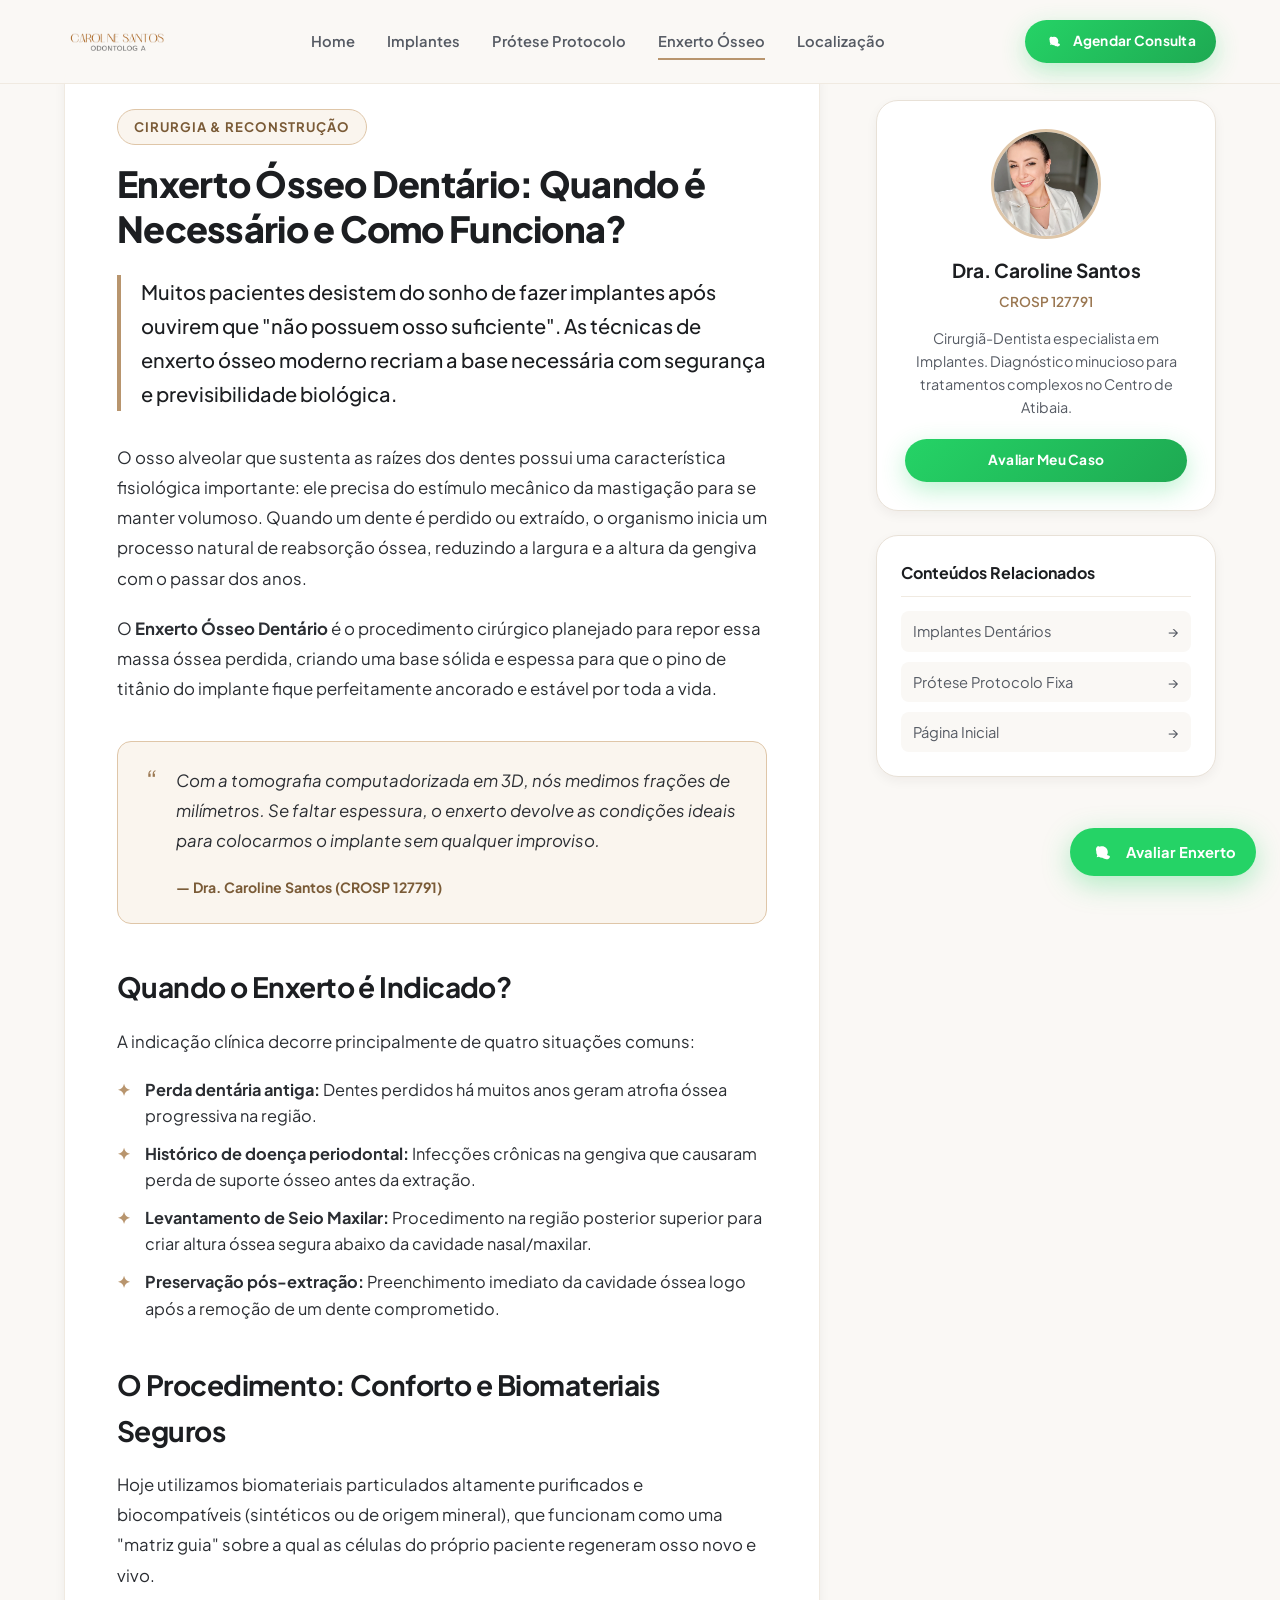
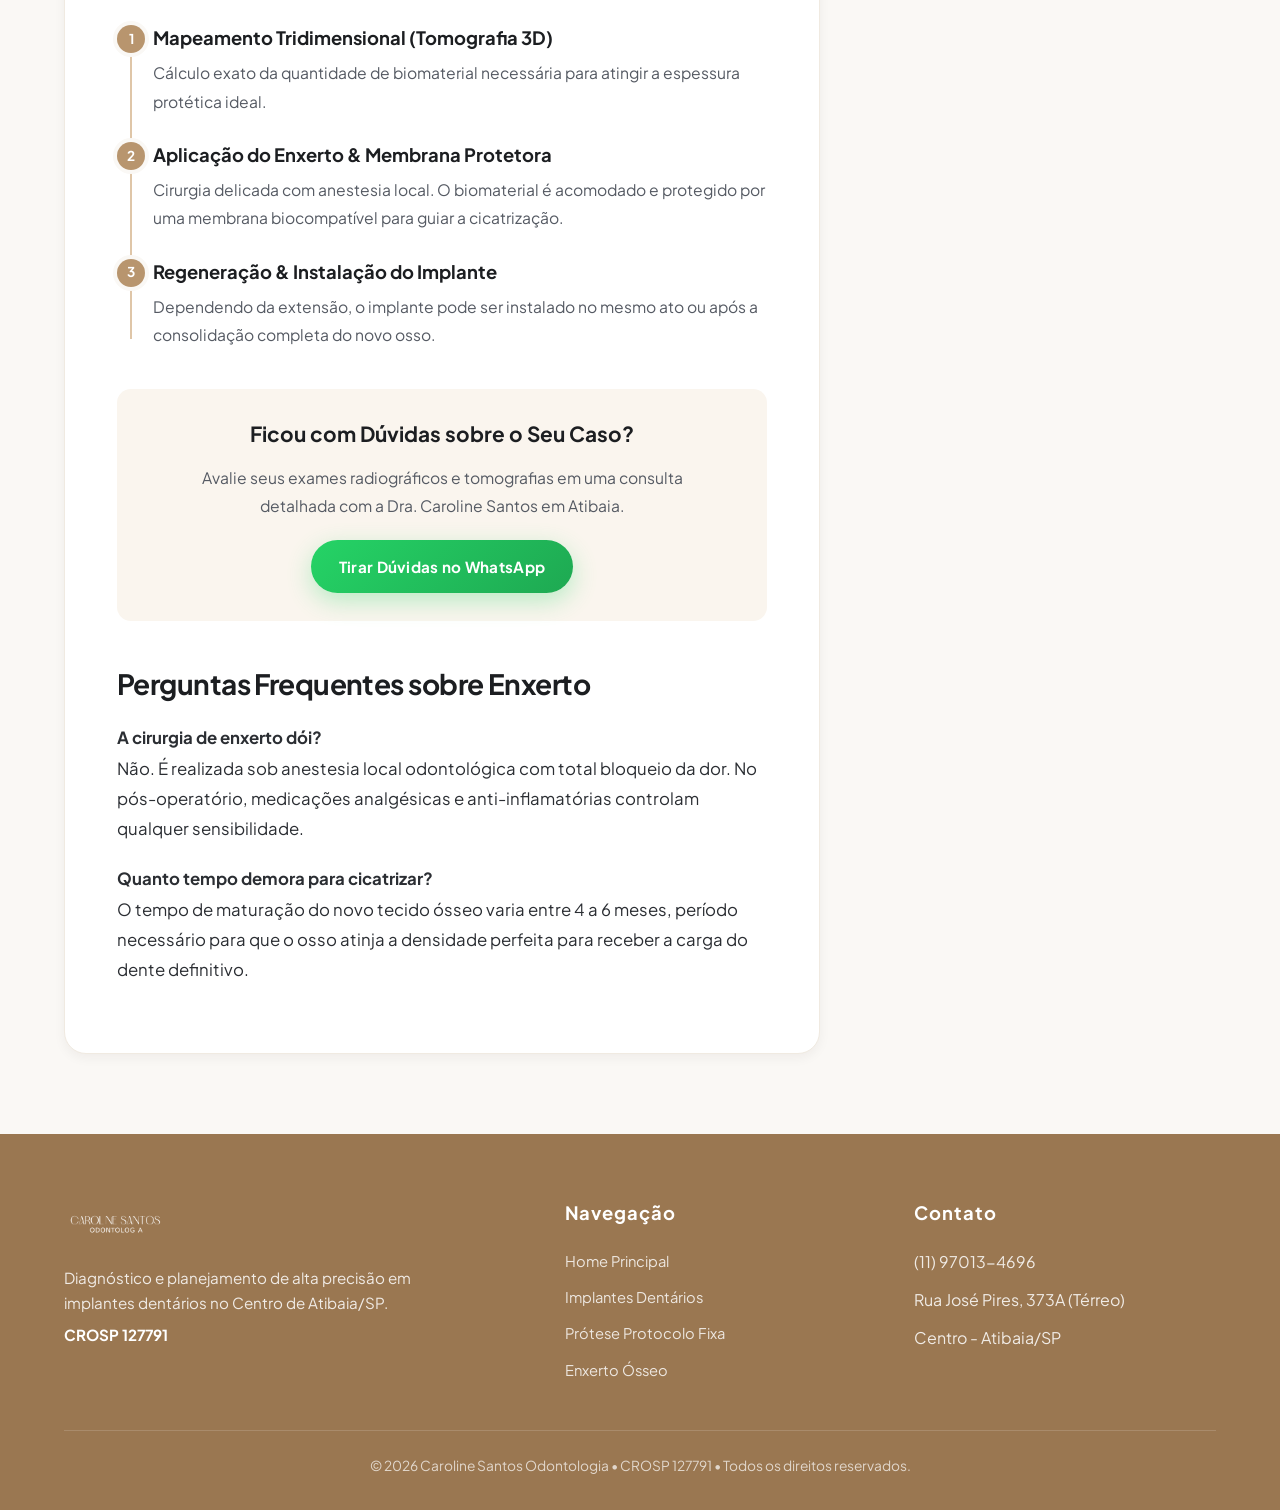
<file: enxerto-osseo-atibaia.html>
<!DOCTYPE html>
<html lang="pt-BR">

<head>
  <meta charset="UTF-8">
  <meta name="viewport" content="width=device-width, initial-scale=1.0">
  <title>Enxerto Ósseo Dentário em Atibaia | Dra. Caroline Santos</title>

  <!-- Meta SEO & Busca Local -->
  <meta name="description"
    content="Entenda como funciona o Enxerto Ósseo Dentário em Atibaia. Recupere a espessura e altura óssea para instalar seu implante com segurança. Dra. Caroline Santos (CROSP 127791).">
  <meta name="keywords"
    content="enxerto osseo dentario atibaia, enxerto osseo para implante atibaia, cirurgia de enxerto dentario atibaia, pouco osso para implante atibaia, dra caroline santos">
  <meta name="author" content="Dra. Caroline Santos - CROSP 127791">
  <meta name="robots" content="index, follow">
  <link rel="canonical" href="https://carolinesantosodontologia.com.br/enxerto-osseo-atibaia.html">

  <!-- Open Graph -->
  <meta property="og:type" content="article">
  <meta property="og:url" content="https://carolinesantosodontologia.com.br/enxerto-osseo-atibaia.html">
  <meta property="og:title" content="Enxerto Ósseo Dentário em Atibaia | Dra. Caroline Santos">
  <meta property="og:description"
    content="Falta de osso para implante dentário? Conheça as técnicas modernas de reconstrução óssea com a Dra. Caroline Santos em Atibaia.">
  <meta property="og:image" content="https://carolinesantosodontologia.com.br/assets/img/dra-caroline.webp">
  <meta property="og:locale" content="pt_BR">
  <meta property="og:site_name" content="Caroline Santos Odontologia">

  <!-- Favicon & App Icons -->
  <link rel="icon" type="image/svg+xml" href="assets/img/favicon.svg">
  <link rel="icon" type="image/png" sizes="192x192" href="assets/img/favicon-192.png">
  <link rel="icon" type="image/png" sizes="32x32" href="assets/img/favicon.png">
  <link rel="apple-touch-icon" sizes="180x180" href="assets/img/apple-touch-icon.png">
  <link rel="shortcut icon" href="favicon.ico">
  <meta name="theme-color" content="#FAF8F5">

  <!-- Estilos -->
  <link rel="stylesheet" href="css/style.css?v=5">

  <!-- Schema.org -->
  <script type="application/ld+json">
  {
    "@context": "https://schema.org",
    "@graph": [
      {
        "@type": "MedicalWebPage",
        "@id": "https://carolinesantosodontologia.com.br/enxerto-osseo-atibaia.html#webpage",
        "url": "https://carolinesantosodontologia.com.br/enxerto-osseo-atibaia.html",
        "name": "Enxerto Ósseo Dentário em Atibaia - Dra. Caroline Santos",
        "description": "Procedimentos de reconstrução e ganho de volume ósseo para viabilizar implantes.",
        "author": {
          "@type": "Person",
          "name": "Dra. Caroline Santos",
          "jobTitle": "Cirurgiã-Dentista Especialista em Implantes",
          "identifier": "CROSP 127791"
        }
      },
      {
        "@type": "Dentist",
        "@id": "https://carolinesantosodontologia.com.br/#dentist",
        "name": "Caroline Santos Odontologia",
        "telephone": "+55-11-97013-4696",
        "address": {
          "@type": "PostalAddress",
          "streetAddress": "Rua José Pires, 373A, Térreo",
          "addressLocality": "Atibaia",
          "addressRegion": "SP",
          "postalCode": "12940-650",
          "addressCountry": "BR"
        }
      }
    ]
  }
  </script>
</head>

<body>

  <!-- HEADER -->
  <header class="site-header" id="siteHeader">
    <div class="container header-container">
      <a href="index.html" class="brand-logo-link" title="Caroline Santos Odontologia - Início">
        <img src="assets/img/logo-transparent.webp" alt="Caroline Santos Odontologia - CROSP 127791"
          class="brand-logo-img" width="300" height="150">
      </a>

      <nav class="nav-menu" id="navMenu" aria-label="Navegação">
        <a href="index.html" class="nav-link">Home</a>
        <a href="implantes-dentarios-atibaia.html" class="nav-link">Implantes</a>
        <a href="protese-protocolo-atibaia.html" class="nav-link">Prótese Protocolo</a>
        <a href="enxerto-osseo-atibaia.html" class="nav-link active">Enxerto Ósseo</a>
        <a href="index.html#localizacao" class="nav-link">Localização</a>
      </nav>

      <div class="nav-actions">
        <a href="#" class="btn btn-whatsapp btn-sm" data-wa-topic="implantes" title="Agendar Consulta">
          <svg width="18" height="18" viewBox="0 0 24 24" fill="currentColor">
            <path
              d="M12.031 6.172c-3.181 0-5.767 2.586-5.768 5.766-.001 1.298.38 2.27 1.019 3.287l-.582 2.128 2.182-.573c.978.58 1.911.928 3.145.929 3.178 0 5.767-2.587 5.768-5.766.001-3.187-2.575-5.77-5.764-5.771zm3.392 8.244c-.144.405-.837.774-1.17.824-.312.045-.634.055-1.042-.077-.428-.139-1.071-.412-1.825-1.082-.969-.861-1.61-1.925-1.802-2.253-.191-.328-.021-.505.15-.676.155-.154.346-.401.519-.601.173-.201.23-.346.346-.576.115-.23.058-.433-.029-.606-.086-.173-.778-1.874-1.066-2.566-.28-.673-.564-.582-.777-.593-.201-.01-.432-.012-.663-.012-.23 0-.605.086-.922.433-.317.346-1.21 1.184-1.21 2.887 0 1.703 1.239 3.348 1.412 3.579.173.231 2.437 3.722 5.904 5.221 2.88 1.246 3.468.997 4.09.939.622-.058 1.996-.816 2.284-1.605.288-.79.288-1.467.201-1.605-.086-.139-.317-.23-.663-.404z" />
          </svg>
          Agendar Consulta
        </a>
        <button class="mobile-toggle" id="mobileToggle" aria-label="Abrir Menu">
          <span></span>
          <span></span>
          <span></span>
        </button>
      </div>
    </div>
  </header>

  <main class="editorial-layout">
    <div class="container">
      <div class="editorial-grid">

        <!-- CONTEÚDO EDITORIAL FLUIDO -->
        <article class="editorial-main">
          <span class="section-badge">Cirurgia & Reconstrução</span>
          
          <h1 style="font-family: var(--font-heading); font-size: 2.25rem; font-weight: 800; color: var(--color-charcoal-900); line-height: 1.25; margin-bottom: 24px; letter-spacing: -0.02em;">
            Enxerto Ósseo Dentário: Quando é Necessário e Como Funciona?
          </h1>

          <p class="editorial-lead">
            Muitos pacientes desistem do sonho de fazer implantes após ouvirem que "não possuem osso suficiente". As técnicas de enxerto ósseo moderno recriam a base necessária com segurança e previsibilidade biológica.
          </p>

          <div class="editorial-body">
            <p>
              O osso alveolar que sustenta as raízes dos dentes possui uma característica fisiológica importante: ele precisa do estímulo mecânico da mastigação para se manter volumoso. Quando um dente é perdido ou extraído, o organismo inicia um processo natural de reabsorção óssea, reduzindo a largura e a altura da gengiva com o passar dos anos.
            </p>

            <p>
              O <strong>Enxerto Ósseo Dentário</strong> é o procedimento cirúrgico planejado para repor essa massa óssea perdida, criando uma base sólida e espessa para que o pino de titânio do implante fique perfeitamente ancorado e estável por toda a vida.
            </p>

            <div class="quote-highlight">
              <span class="quote-highlight-icon">“</span>
              <div>
                <p class="quote-highlight-text">
                  Com a tomografia computadorizada em 3D, nós medimos frações de milímetros. Se faltar espessura, o enxerto devolve as condições ideais para colocarmos o implante sem qualquer improviso.
                </p>
                <span class="quote-highlight-author">— Dra. Caroline Santos (CROSP 127791)</span>
              </div>
            </div>

            <h2>Quando o Enxerto é Indicado?</h2>
            <p>
              A indicação clínica decorre principalmente de quatro situações comuns:
            </p>

            <ul>
              <li><strong>Perda dentária antiga:</strong> Dentes perdidos há muitos anos geram atrofia óssea progressiva na região.</li>
              <li><strong>Histórico de doença periodontal:</strong> Infecções crônicas na gengiva que causaram perda de suporte ósseo antes da extração.</li>
              <li><strong>Levantamento de Seio Maxilar:</strong> Procedimento na região posterior superior para criar altura óssea segura abaixo da cavidade nasal/maxilar.</li>
              <li><strong>Preservação pós-extração:</strong> Preenchimento imediato da cavidade óssea logo após a remoção de um dente comprometido.</li>
            </ul>

            <h2>O Procedimento: Conforto e Biomateriais Seguros</h2>
            <p>
              Hoje utilizamos biomateriais particulados altamente purificados e biocompatíveis (sintéticos ou de origem mineral), que funcionam como uma "matriz guia" sobre a qual as células do próprio paciente regeneram osso novo e vivo.
            </p>

            <div class="fluid-timeline">
              <div class="timeline-step">
                <div class="timeline-step-num">1</div>
                <div class="timeline-step-content">
                  <h4>Mapeamento Tridimensional (Tomografia 3D)</h4>
                  <p>Cálculo exato da quantidade de biomaterial necessária para atingir a espessura protética ideal.</p>
                </div>
              </div>

              <div class="timeline-step">
                <div class="timeline-step-num">2</div>
                <div class="timeline-step-content">
                  <h4>Aplicação do Enxerto & Membrana Protetora</h4>
                  <p>Cirurgia delicada com anestesia local. O biomaterial é acomodado e protegido por uma membrana biocompatível para guiar a cicatrização.</p>
                </div>
              </div>

              <div class="timeline-step">
                <div class="timeline-step-num">3</div>
                <div class="timeline-step-content">
                  <h4>Regeneração & Instalação do Implante</h4>
                  <p>Dependendo da extensão, o implante pode ser instalado no mesmo ato ou após a consolidação completa do novo osso.</p>
                </div>
              </div>
            </div>

            <div style="margin: 40px 0; padding: 28px; background: var(--color-gold-50); border-radius: var(--radius-md); text-align: center;">
              <h3 style="margin-top: 0; color: var(--color-charcoal-900);">Ficou com Dúvidas sobre o Seu Caso?</h3>
              <p style="font-size: 0.98rem; color: var(--color-charcoal-600); max-width: 520px; margin: 0 auto 20px auto;">
                Avalie seus exames radiográficos e tomografias em uma consulta detalhada com a Dra. Caroline Santos em Atibaia.
              </p>
              <a href="#" class="btn btn-whatsapp" data-wa-topic="implantes">
                Tirar Dúvidas no WhatsApp
              </a>
            </div>

            <h2>Perguntas Frequentes sobre Enxerto</h2>
            <p><strong>A cirurgia de enxerto dói?</strong><br>Não. É realizada sob anestesia local odontológica com total bloqueio da dor. No pós-operatório, medicações analgésicas e anti-inflamatórias controlam qualquer sensibilidade.</p>

            <p><strong>Quanto tempo demora para cicatrizar?</strong><br>O tempo de maturação do novo tecido ósseo varia entre 4 a 6 meses, período necessário para que o osso atinja a densidade perfeita para receber a carga do dente definitivo.</p>
          </div>
        </article>

        <!-- SIDEBAR -->
        <aside class="editorial-sidebar">
          <div class="sidebar-doctor-card">
            <img src="assets/img/dra-caroline.webp" alt="Dra. Caroline Santos - Atibaia" class="sidebar-doctor-img" width="110" height="110">
            <div class="sidebar-doctor-name">Dra. Caroline Santos</div>
            <div class="sidebar-doctor-cro">CROSP 127791</div>
            <p class="sidebar-doctor-bio">
              Cirurgiã-Dentista especialista em Implantes. Diagnóstico minucioso para tratamentos complexos no Centro de Atibaia.
            </p>
            <a href="#" class="btn btn-whatsapp btn-sm" style="width: 100%; justify-content: center;" data-wa-topic="implantes">
              Avaliar Meu Caso
            </a>
          </div>

          <div class="sidebar-topics-box">
            <div class="sidebar-topics-title">Conteúdos Relacionados</div>
            <div class="sidebar-topics-list">
              <a href="implantes-dentarios-atibaia.html" class="sidebar-topic-link">
                <span>Implantes Dentários</span>
                <span>→</span>
              </a>
              <a href="protese-protocolo-atibaia.html" class="sidebar-topic-link">
                <span>Prótese Protocolo Fixa</span>
                <span>→</span>
              </a>
              <a href="index.html" class="sidebar-topic-link">
                <span>Página Inicial</span>
                <span>→</span>
              </a>
            </div>
          </div>
        </aside>

      </div>
    </div>
  </main>

  <!-- FOOTER -->
  <footer class="site-footer">
    <div class="container">
      <div class="footer-grid">
        <div class="footer-brand">
          <img src="assets/img/logo-transparent.webp" alt="Caroline Santos Odontologia" class="footer-logo-img"
            width="300" height="150">
          <p>
            Diagnóstico e planejamento de alta precisão em implantes dentários no Centro de Atibaia/SP.
          </p>
          <p style="font-weight: 700; color: #FFFFFF; margin-top: 8px;">CROSP 127791</p>
        </div>

        <div>
          <h4 class="footer-heading">Navegação</h4>
          <div class="footer-links-list">
            <a href="index.html" class="footer-link">Home Principal</a>
            <a href="implantes-dentarios-atibaia.html" class="footer-link">Implantes Dentários</a>
            <a href="protese-protocolo-atibaia.html" class="footer-link">Prótese Protocolo Fixa</a>
            <a href="enxerto-osseo-atibaia.html" class="footer-link">Enxerto Ósseo</a>
          </div>
        </div>

        <div>
          <h4 class="footer-heading">Contato</h4>
          <div class="footer-links-list">
            <span style="color: rgba(255,255,255,0.85);">(11) 97013-4696</span>
            <span style="color: rgba(255,255,255,0.85);">Rua José Pires, 373A (Térreo)</span>
            <span style="color: rgba(255,255,255,0.85);">Centro - Atibaia/SP</span>
          </div>
        </div>
      </div>

      <div class="footer-bottom">
        <p>© 2026 Caroline Santos Odontologia • CROSP 127791 • Todos os direitos reservados.</p>
      </div>
    </div>
  </footer>

  <!-- WhatsApp Flutuante -->
  <a href="#" class="floating-whatsapp" data-wa-topic="implantes" title="Falar no WhatsApp" id="whatsappFloating">
    <svg viewBox="0 0 24 24" fill="currentColor">
      <path
        d="M12.031 6.172c-3.181 0-5.767 2.586-5.768 5.766-.001 1.298.38 2.27 1.019 3.287l-.582 2.128 2.182-.573c.978.58 1.911.928 3.145.929 3.178 0 5.767-2.587 5.768-5.766.001-3.187-2.575-5.77-5.764-5.771zm3.392 8.244c-.144.405-.837.774-1.17.824-.312.045-.634.055-1.042-.077-.428-.139-1.071-.412-1.825-1.082-.969-.861-1.61-1.925-1.802-2.253-.191-.328-.021-.505.15-.676.155-.154.346-.401.519-.601.173-.201.23-.346.346-.576.115-.23.058-.433-.029-.606-.086-.173-.778-1.874-1.066-2.566-.28-.673-.564-.582-.777-.593-.201-.01-.432-.012-.663-.012-.23 0-.605.086-.922.433-.317.346-1.21 1.184-1.21 2.887 0 1.703 1.239 3.348 1.412 3.579.173.231 2.437 3.722 5.904 5.221 2.88 1.246 3.468.997 4.09.939.622-.058 1.996-.816 2.284-1.605.288-.79.288-1.467.201-1.605-.086-.139-.317-.23-.663-.404z" />
    </svg>
    <span>Avaliar Enxerto</span>
  </a>

  <script src="js/main.js"></script>
</body>

</html>
</file>
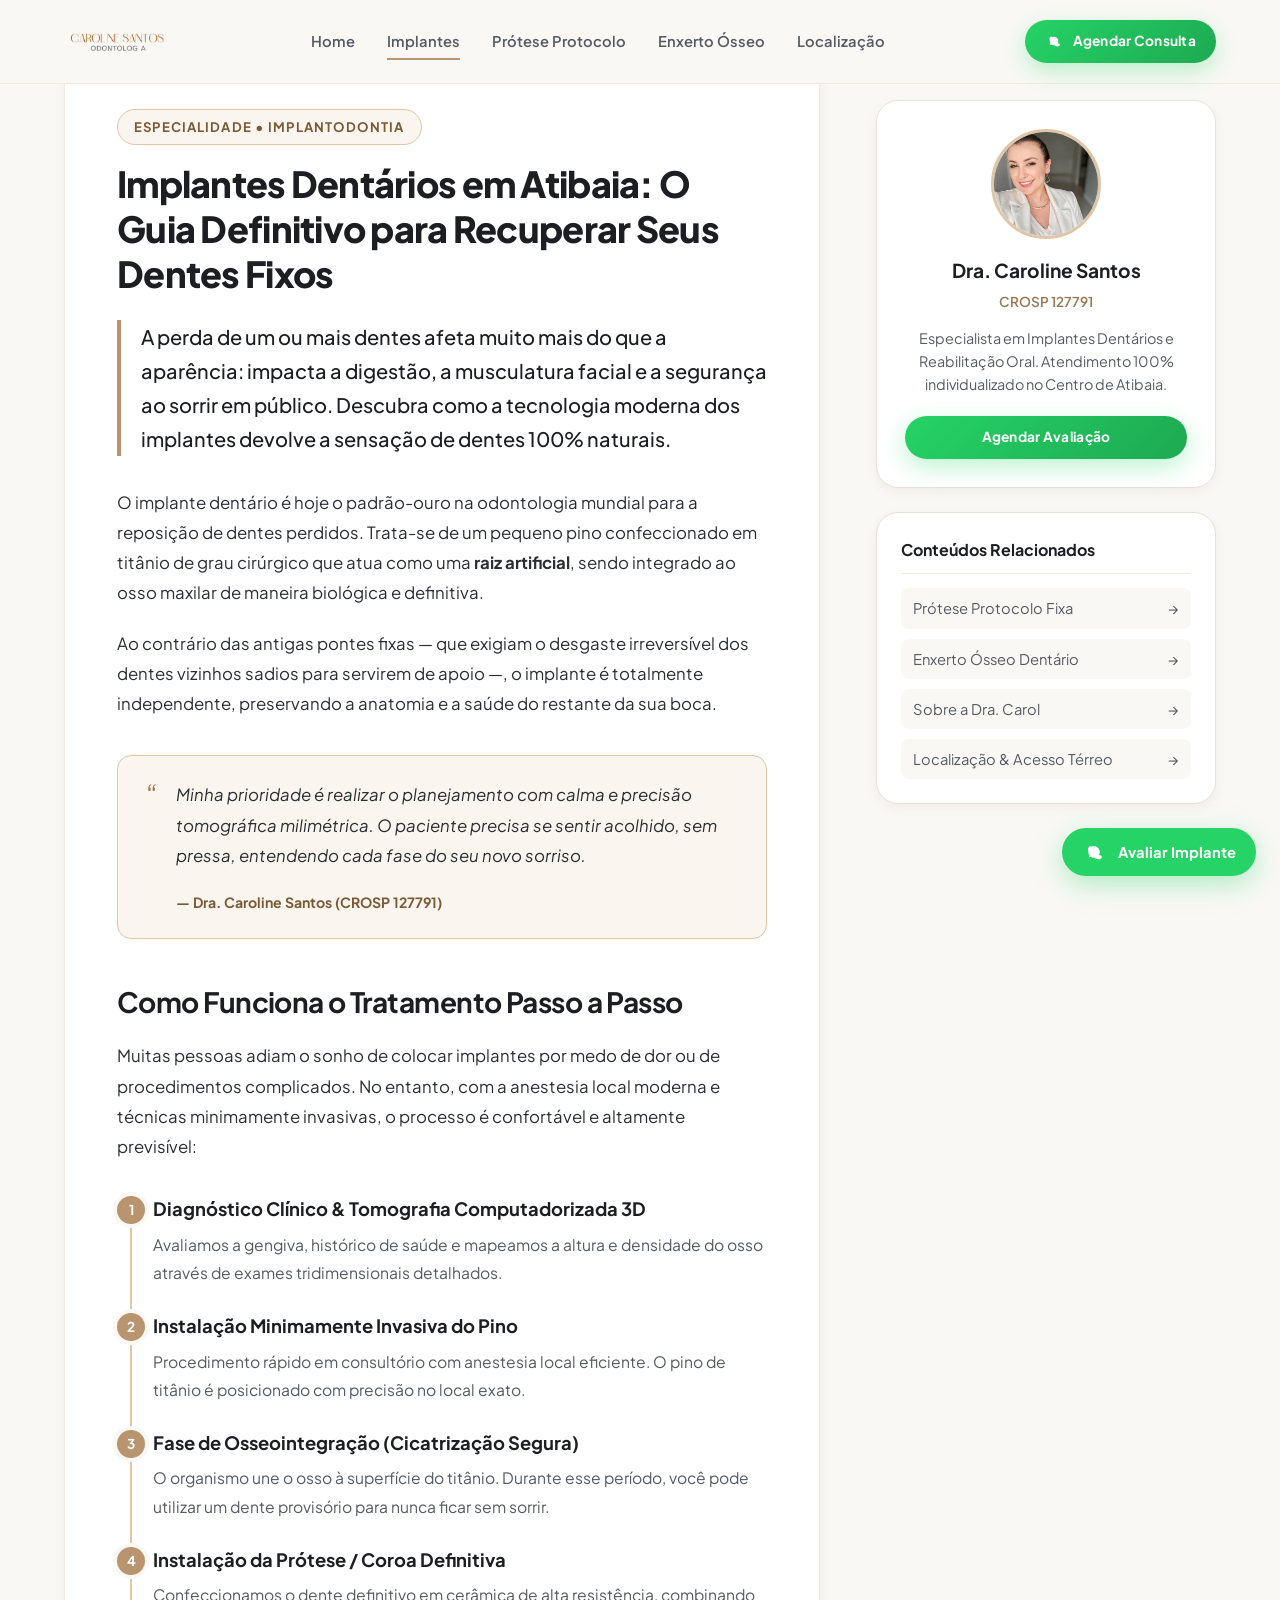
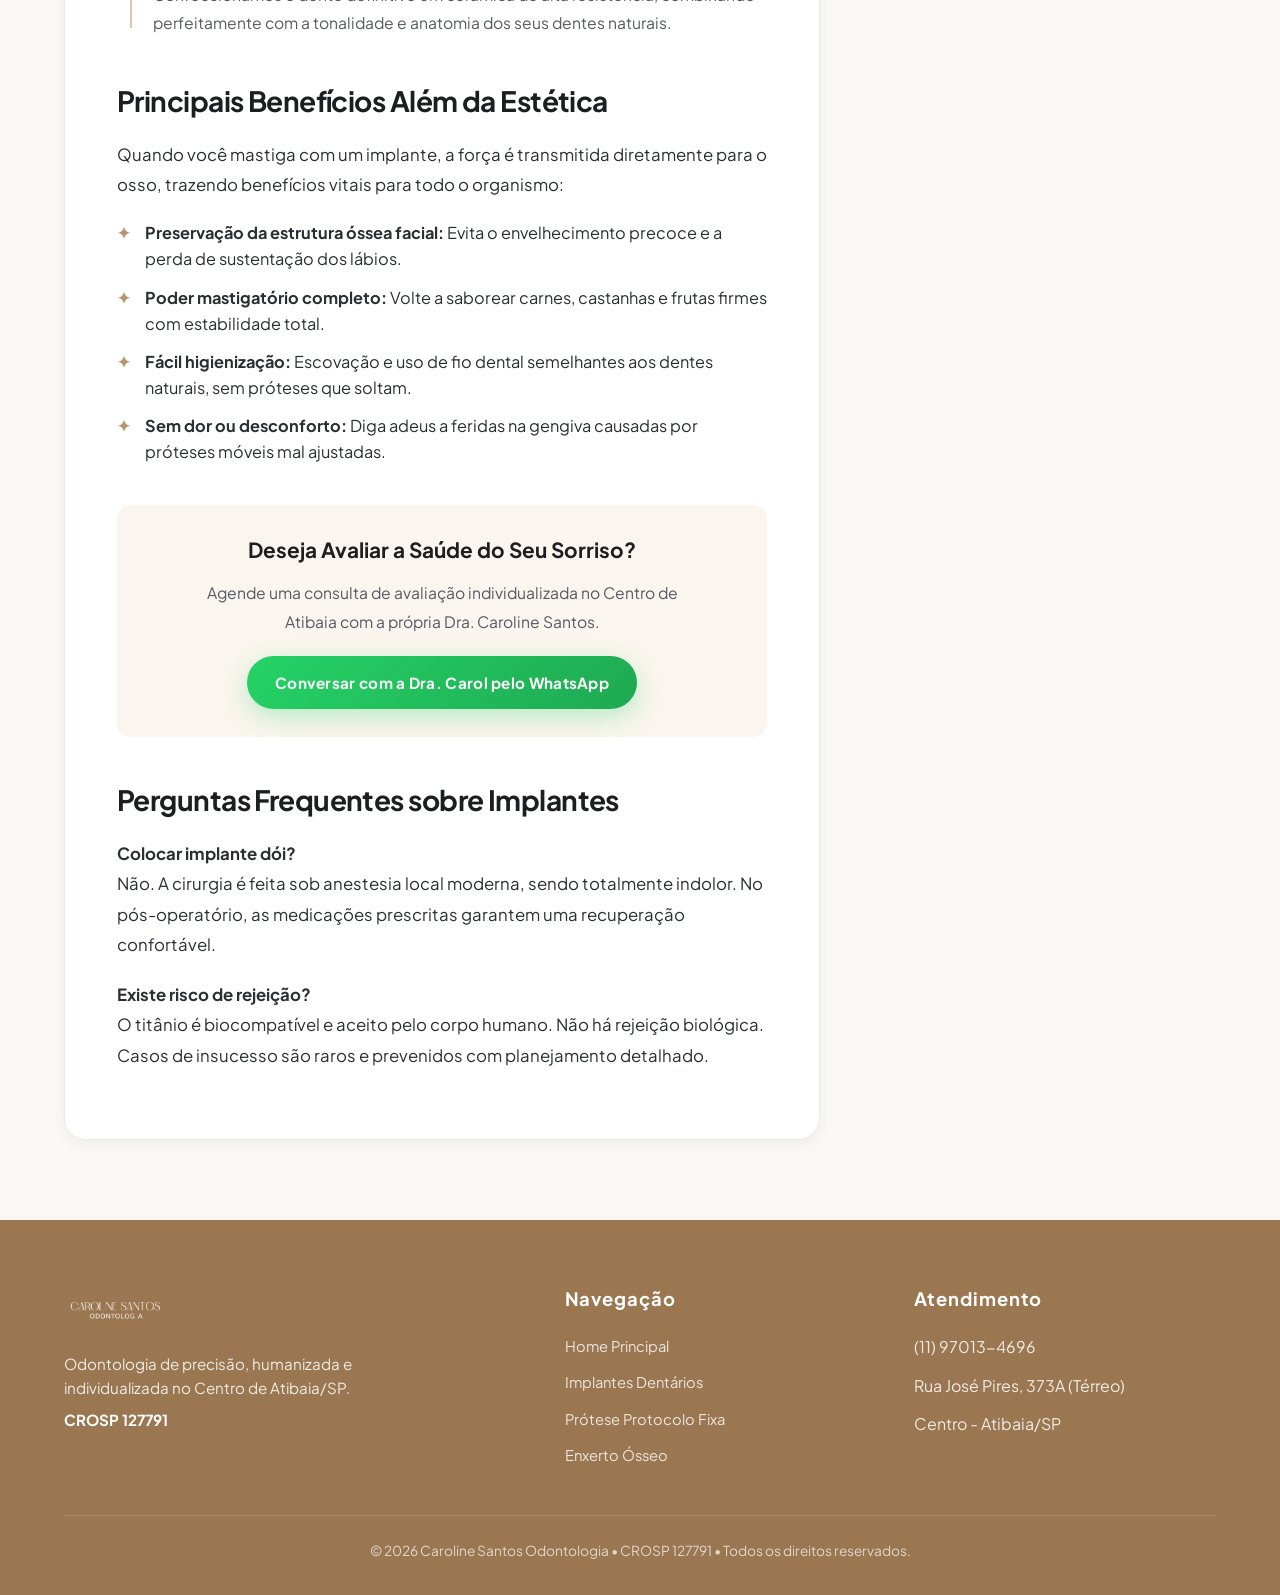
<file: implantes-dentarios-atibaia.html>
<!DOCTYPE html>
<html lang="pt-BR">

<head>
  <meta charset="UTF-8">
  <meta name="viewport" content="width=device-width, initial-scale=1.0">
  <title>Guia Completo: Implantes Dentários em Atibaia | Dra. Caroline Santos</title>

  <!-- Meta SEO & Busca Local -->
  <meta name="description"
    content="Entenda como funcionam os Implantes Dentários no Centro de Atibaia. Do diagnóstico com tomografia 3D à instalação da coroa definitiva com a Dra. Caroline Santos (CROSP 127791).">
  <meta name="keywords"
    content="implantes dentários atibaia, implante dentario atibaia, especialista em implante atibaia, dra caroline santos dentista, dente fixo atibaia">
  <meta name="author" content="Dra. Caroline Santos - CROSP 127791">
  <meta name="robots" content="index, follow">
  <link rel="canonical" href="https://carolinesantosodontologia.com.br/implantes-dentarios-atibaia.html">

  <!-- Open Graph / Redes Sociais -->
  <meta property="og:type" content="article">
  <meta property="og:url" content="https://carolinesantosodontologia.com.br/implantes-dentarios-atibaia.html">
  <meta property="og:title" content="Guia Completo: Implantes Dentários em Atibaia | Dra. Caroline Santos">
  <meta property="og:description"
    content="Recupere sua firmeza mastigatória e o prazer de sorrir. Conheça as etapas, indicações e diferenciais do implante dentário em Atibaia.">
  <meta property="og:image" content="https://carolinesantosodontologia.com.br/assets/img/dra-caroline.webp">
  <meta property="og:locale" content="pt_BR">
  <meta property="og:site_name" content="Caroline Santos Odontologia">

  <!-- Favicon & App Icons -->
  <link rel="icon" type="image/svg+xml" href="assets/img/favicon.svg">
  <link rel="icon" type="image/png" sizes="192x192" href="assets/img/favicon-192.png">
  <link rel="icon" type="image/png" sizes="32x32" href="assets/img/favicon.png">
  <link rel="apple-touch-icon" sizes="180x180" href="assets/img/apple-touch-icon.png">
  <link rel="shortcut icon" href="favicon.ico">
  <meta name="theme-color" content="#FAF8F5">

  <!-- Estilos -->
  <link rel="stylesheet" href="css/style.css?v=5">

  <!-- Schema.org -->
  <script type="application/ld+json">
  {
    "@context": "https://schema.org",
    "@graph": [
      {
        "@type": "MedicalWebPage",
        "@id": "https://carolinesantosodontologia.com.br/implantes-dentarios-atibaia.html#webpage",
        "url": "https://carolinesantosodontologia.com.br/implantes-dentarios-atibaia.html",
        "name": "Guia Completo de Implantes Dentários em Atibaia - Dra. Caroline Santos",
        "description": "Explicação clínica detalhada e fluida sobre o tratamento com implantes de titânio.",
        "author": {
          "@type": "Person",
          "name": "Dra. Caroline Santos",
          "jobTitle": "Cirurgiã-Dentista Especialista em Implantes",
          "identifier": "CROSP 127791"
        }
      },
      {
        "@type": "Dentist",
        "@id": "https://carolinesantosodontologia.com.br/#dentist",
        "name": "Caroline Santos Odontologia",
        "telephone": "+55-11-97013-4696",
        "address": {
          "@type": "PostalAddress",
          "streetAddress": "Rua José Pires, 373A, Térreo",
          "addressLocality": "Atibaia",
          "addressRegion": "SP",
          "postalCode": "12940-650",
          "addressCountry": "BR"
        }
      }
    ]
  }
  </script>
</head>

<body>

  <!-- HEADER -->
  <header class="site-header" id="siteHeader">
    <div class="container header-container">
      <a href="index.html" class="brand-logo-link" title="Caroline Santos Odontologia - Início">
        <img src="assets/img/logo-transparent.webp" alt="Caroline Santos Odontologia - CROSP 127791"
          class="brand-logo-img" width="300" height="150">
      </a>

      <nav class="nav-menu" id="navMenu" aria-label="Navegação">
        <a href="index.html" class="nav-link">Home</a>
        <a href="implantes-dentarios-atibaia.html" class="nav-link active">Implantes</a>
        <a href="protese-protocolo-atibaia.html" class="nav-link">Prótese Protocolo</a>
        <a href="enxerto-osseo-atibaia.html" class="nav-link">Enxerto Ósseo</a>
        <a href="index.html#localizacao" class="nav-link">Localização</a>
      </nav>

      <div class="nav-actions">
        <a href="#" class="btn btn-whatsapp btn-sm" data-wa-topic="implantes" title="Agendar Consulta">
          <svg width="18" height="18" viewBox="0 0 24 24" fill="currentColor">
            <path
              d="M12.031 6.172c-3.181 0-5.767 2.586-5.768 5.766-.001 1.298.38 2.27 1.019 3.287l-.582 2.128 2.182-.573c.978.58 1.911.928 3.145.929 3.178 0 5.767-2.587 5.768-5.766.001-3.187-2.575-5.77-5.764-5.771zm3.392 8.244c-.144.405-.837.774-1.17.824-.312.045-.634.055-1.042-.077-.428-.139-1.071-.412-1.825-1.082-.969-.861-1.61-1.925-1.802-2.253-.191-.328-.021-.505.15-.676.155-.154.346-.401.519-.601.173-.201.23-.346.346-.576.115-.23.058-.433-.029-.606-.086-.173-.778-1.874-1.066-2.566-.28-.673-.564-.582-.777-.593-.201-.01-.432-.012-.663-.012-.23 0-.605.086-.922.433-.317.346-1.21 1.184-1.21 2.887 0 1.703 1.239 3.348 1.412 3.579.173.231 2.437 3.722 5.904 5.221 2.88 1.246 3.468.997 4.09.939.622-.058 1.996-.816 2.284-1.605.288-.79.288-1.467.201-1.605-.086-.139-.317-.23-.663-.404z" />
          </svg>
          Agendar Consulta
        </a>
        <button class="mobile-toggle" id="mobileToggle" aria-label="Abrir Menu">
          <span></span>
          <span></span>
          <span></span>
        </button>
      </div>
    </div>
  </header>

  <main class="editorial-layout">
    <div class="container">
      <div class="editorial-grid">

        <!-- CONTEÚDO EDITORIAL FLUIDO -->
        <article class="editorial-main">
          <span class="section-badge">Especialidade • Implantodontia</span>
          
          <h1 style="font-family: var(--font-heading); font-size: 2.25rem; font-weight: 800; color: var(--color-charcoal-900); line-height: 1.25; margin-bottom: 24px; letter-spacing: -0.02em;">
            Implantes Dentários em Atibaia: O Guia Definitivo para Recuperar Seus Dentes Fixos
          </h1>

          <p class="editorial-lead">
            A perda de um ou mais dentes afeta muito mais do que a aparência: impacta a digestão, a musculatura facial e a segurança ao sorrir em público. Descubra como a tecnologia moderna dos implantes devolve a sensação de dentes 100% naturais.
          </p>

          <div class="editorial-body">
            <p>
              O implante dentário é hoje o padrão-ouro na odontologia mundial para a reposição de dentes perdidos. Trata-se de um pequeno pino confeccionado em titânio de grau cirúrgico que atua como uma <strong>raiz artificial</strong>, sendo integrado ao osso maxilar de maneira biológica e definitiva.
            </p>

            <p>
              Ao contrário das antigas pontes fixas — que exigiam o desgaste irreversível dos dentes vizinhos sadios para servirem de apoio —, o implante é totalmente independente, preservando a anatomia e a saúde do restante da sua boca.
            </p>

            <div class="quote-highlight">
              <span class="quote-highlight-icon">“</span>
              <div>
                <p class="quote-highlight-text">
                  Minha prioridade é realizar o planejamento com calma e precisão tomográfica milimétrica. O paciente precisa se sentir acolhido, sem pressa, entendendo cada fase do seu novo sorriso.
                </p>
                <span class="quote-highlight-author">— Dra. Caroline Santos (CROSP 127791)</span>
              </div>
            </div>

            <h2>Como Funciona o Tratamento Passo a Passo</h2>
            <p>
              Muitas pessoas adiam o sonho de colocar implantes por medo de dor ou de procedimentos complicados. No entanto, com a anestesia local moderna e técnicas minimamente invasivas, o processo é confortável e altamente previsível:
            </p>

            <div class="fluid-timeline">
              <div class="timeline-step">
                <div class="timeline-step-num">1</div>
                <div class="timeline-step-content">
                  <h4>Diagnóstico Clínico & Tomografia Computadorizada 3D</h4>
                  <p>Avaliamos a gengiva, histórico de saúde e mapeamos a altura e densidade do osso através de exames tridimensionais detalhados.</p>
                </div>
              </div>

              <div class="timeline-step">
                <div class="timeline-step-num">2</div>
                <div class="timeline-step-content">
                  <h4>Instalação Minimamente Invasiva do Pino</h4>
                  <p>Procedimento rápido em consultório com anestesia local eficiente. O pino de titânio é posicionado com precisão no local exato.</p>
                </div>
              </div>

              <div class="timeline-step">
                <div class="timeline-step-num">3</div>
                <div class="timeline-step-content">
                  <h4>Fase de Osseointegração (Cicatrização Segura)</h4>
                  <p>O organismo une o osso à superfície do titânio. Durante esse período, você pode utilizar um dente provisório para nunca ficar sem sorrir.</p>
                </div>
              </div>

              <div class="timeline-step">
                <div class="timeline-step-num">4</div>
                <div class="timeline-step-content">
                  <h4>Instalação da Prótese / Coroa Definitiva</h4>
                  <p>Confeccionamos o dente definitivo em cerâmica de alta resistência, combinando perfeitamente com a tonalidade e anatomia dos seus dentes naturais.</p>
                </div>
              </div>
            </div>

            <h2>Principais Benefícios Além da Estética</h2>
            <p>
              Quando você mastiga com um implante, a força é transmitida diretamente para o osso, trazendo benefícios vitais para todo o organismo:
            </p>

            <ul>
              <li><strong>Preservação da estrutura óssea facial:</strong> Evita o envelhecimento precoce e a perda de sustentação dos lábios.</li>
              <li><strong>Poder mastigatório completo:</strong> Volte a saborear carnes, castanhas e frutas firmes com estabilidade total.</li>
              <li><strong>Fácil higienização:</strong> Escovação e uso de fio dental semelhantes aos dentes naturais, sem próteses que soltam.</li>
              <li><strong>Sem dor ou desconforto:</strong> Diga adeus a feridas na gengiva causadas por próteses móveis mal ajustadas.</li>
            </ul>

            <div style="margin: 40px 0; padding: 28px; background: var(--color-gold-50); border-radius: var(--radius-md); text-align: center;">
              <h3 style="margin-top: 0; color: var(--color-charcoal-900);">Deseja Avaliar a Saúde do Seu Sorriso?</h3>
              <p style="font-size: 0.98rem; color: var(--color-charcoal-600); max-width: 520px; margin: 0 auto 20px auto;">
                Agende uma consulta de avaliação individualizada no Centro de Atibaia com a própria Dra. Caroline Santos.
              </p>
              <a href="#" class="btn btn-whatsapp" data-wa-topic="implantes">
                Conversar com a Dra. Carol pelo WhatsApp
              </a>
            </div>

            <h2>Perguntas Frequentes sobre Implantes</h2>
            <p><strong>Colocar implante dói?</strong><br>Não. A cirurgia é feita sob anestesia local moderna, sendo totalmente indolor. No pós-operatório, as medicações prescritas garantem uma recuperação confortável.</p>

            <p><strong>Existe risco de rejeição?</strong><br>O titânio é biocompatível e aceito pelo corpo humano. Não há rejeição biológica. Casos de insucesso são raros e prevenidos com planejamento detalhado.</p>
          </div>
        </article>

        <!-- SIDEBAR DE AUTORIDADE & LINKS -->
        <aside class="editorial-sidebar">
          <div class="sidebar-doctor-card">
            <img src="assets/img/dra-caroline.webp" alt="Dra. Caroline Santos - Especialista em Implantes em Atibaia" class="sidebar-doctor-img" width="110" height="110">
            <div class="sidebar-doctor-name">Dra. Caroline Santos</div>
            <div class="sidebar-doctor-cro">CROSP 127791</div>
            <p class="sidebar-doctor-bio">
              Especialista em Implantes Dentários e Reabilitação Oral. Atendimento 100% individualizado no Centro de Atibaia.
            </p>
            <a href="#" class="btn btn-whatsapp btn-sm" style="width: 100%; justify-content: center;" data-wa-topic="implantes">
              Agendar Avaliação
            </a>
          </div>

          <div class="sidebar-topics-box">
            <div class="sidebar-topics-title">Conteúdos Relacionados</div>
            <div class="sidebar-topics-list">
              <a href="protese-protocolo-atibaia.html" class="sidebar-topic-link">
                <span>Prótese Protocolo Fixa</span>
                <span>→</span>
              </a>
              <a href="enxerto-osseo-atibaia.html" class="sidebar-topic-link">
                <span>Enxerto Ósseo Dentário</span>
                <span>→</span>
              </a>
              <a href="index.html#sobre" class="sidebar-topic-link">
                <span>Sobre a Dra. Carol</span>
                <span>→</span>
              </a>
              <a href="index.html#localizacao" class="sidebar-topic-link">
                <span>Localização & Acesso Térreo</span>
                <span>→</span>
              </a>
            </div>
          </div>
        </aside>

      </div>
    </div>
  </main>

  <!-- FOOTER -->
  <footer class="site-footer">
    <div class="container">
      <div class="footer-grid">
        <div class="footer-brand">
          <img src="assets/img/logo-transparent.webp" alt="Caroline Santos Odontologia" class="footer-logo-img"
            width="300" height="150">
          <p>
            Odontologia de precisão, humanizada e individualizada no Centro de Atibaia/SP.
          </p>
          <p style="font-weight: 700; color: #FFFFFF; margin-top: 8px;">CROSP 127791</p>
        </div>

        <div>
          <h4 class="footer-heading">Navegação</h4>
          <div class="footer-links-list">
            <a href="index.html" class="footer-link">Home Principal</a>
            <a href="implantes-dentarios-atibaia.html" class="footer-link">Implantes Dentários</a>
            <a href="protese-protocolo-atibaia.html" class="footer-link">Prótese Protocolo Fixa</a>
            <a href="enxerto-osseo-atibaia.html" class="footer-link">Enxerto Ósseo</a>
          </div>
        </div>

        <div>
          <h4 class="footer-heading">Atendimento</h4>
          <div class="footer-links-list">
            <span style="color: rgba(255,255,255,0.85);">(11) 97013-4696</span>
            <span style="color: rgba(255,255,255,0.85);">Rua José Pires, 373A (Térreo)</span>
            <span style="color: rgba(255,255,255,0.85);">Centro - Atibaia/SP</span>
          </div>
        </div>
      </div>

      <div class="footer-bottom">
        <p>© 2026 Caroline Santos Odontologia • CROSP 127791 • Todos os direitos reservados.</p>
      </div>
    </div>
  </footer>

  <!-- WhatsApp Flutuante -->
  <a href="#" class="floating-whatsapp" data-wa-topic="implantes" title="Falar no WhatsApp" id="whatsappFloating">
    <svg viewBox="0 0 24 24" fill="currentColor">
      <path
        d="M12.031 6.172c-3.181 0-5.767 2.586-5.768 5.766-.001 1.298.38 2.27 1.019 3.287l-.582 2.128 2.182-.573c.978.58 1.911.928 3.145.929 3.178 0 5.767-2.587 5.768-5.766.001-3.187-2.575-5.77-5.764-5.771zm3.392 8.244c-.144.405-.837.774-1.17.824-.312.045-.634.055-1.042-.077-.428-.139-1.071-.412-1.825-1.082-.969-.861-1.61-1.925-1.802-2.253-.191-.328-.021-.505.15-.676.155-.154.346-.401.519-.601.173-.201.23-.346.346-.576.115-.23.058-.433-.029-.606-.086-.173-.778-1.874-1.066-2.566-.28-.673-.564-.582-.777-.593-.201-.01-.432-.012-.663-.012-.23 0-.605.086-.922.433-.317.346-1.21 1.184-1.21 2.887 0 1.703 1.239 3.348 1.412 3.579.173.231 2.437 3.722 5.904 5.221 2.88 1.246 3.468.997 4.09.939.622-.058 1.996-.816 2.284-1.605.288-.79.288-1.467.201-1.605-.086-.139-.317-.23-.663-.404z" />
    </svg>
    <span>Avaliar Implante</span>
  </a>

  <script src="js/main.js"></script>
</body>

</html>
</file>
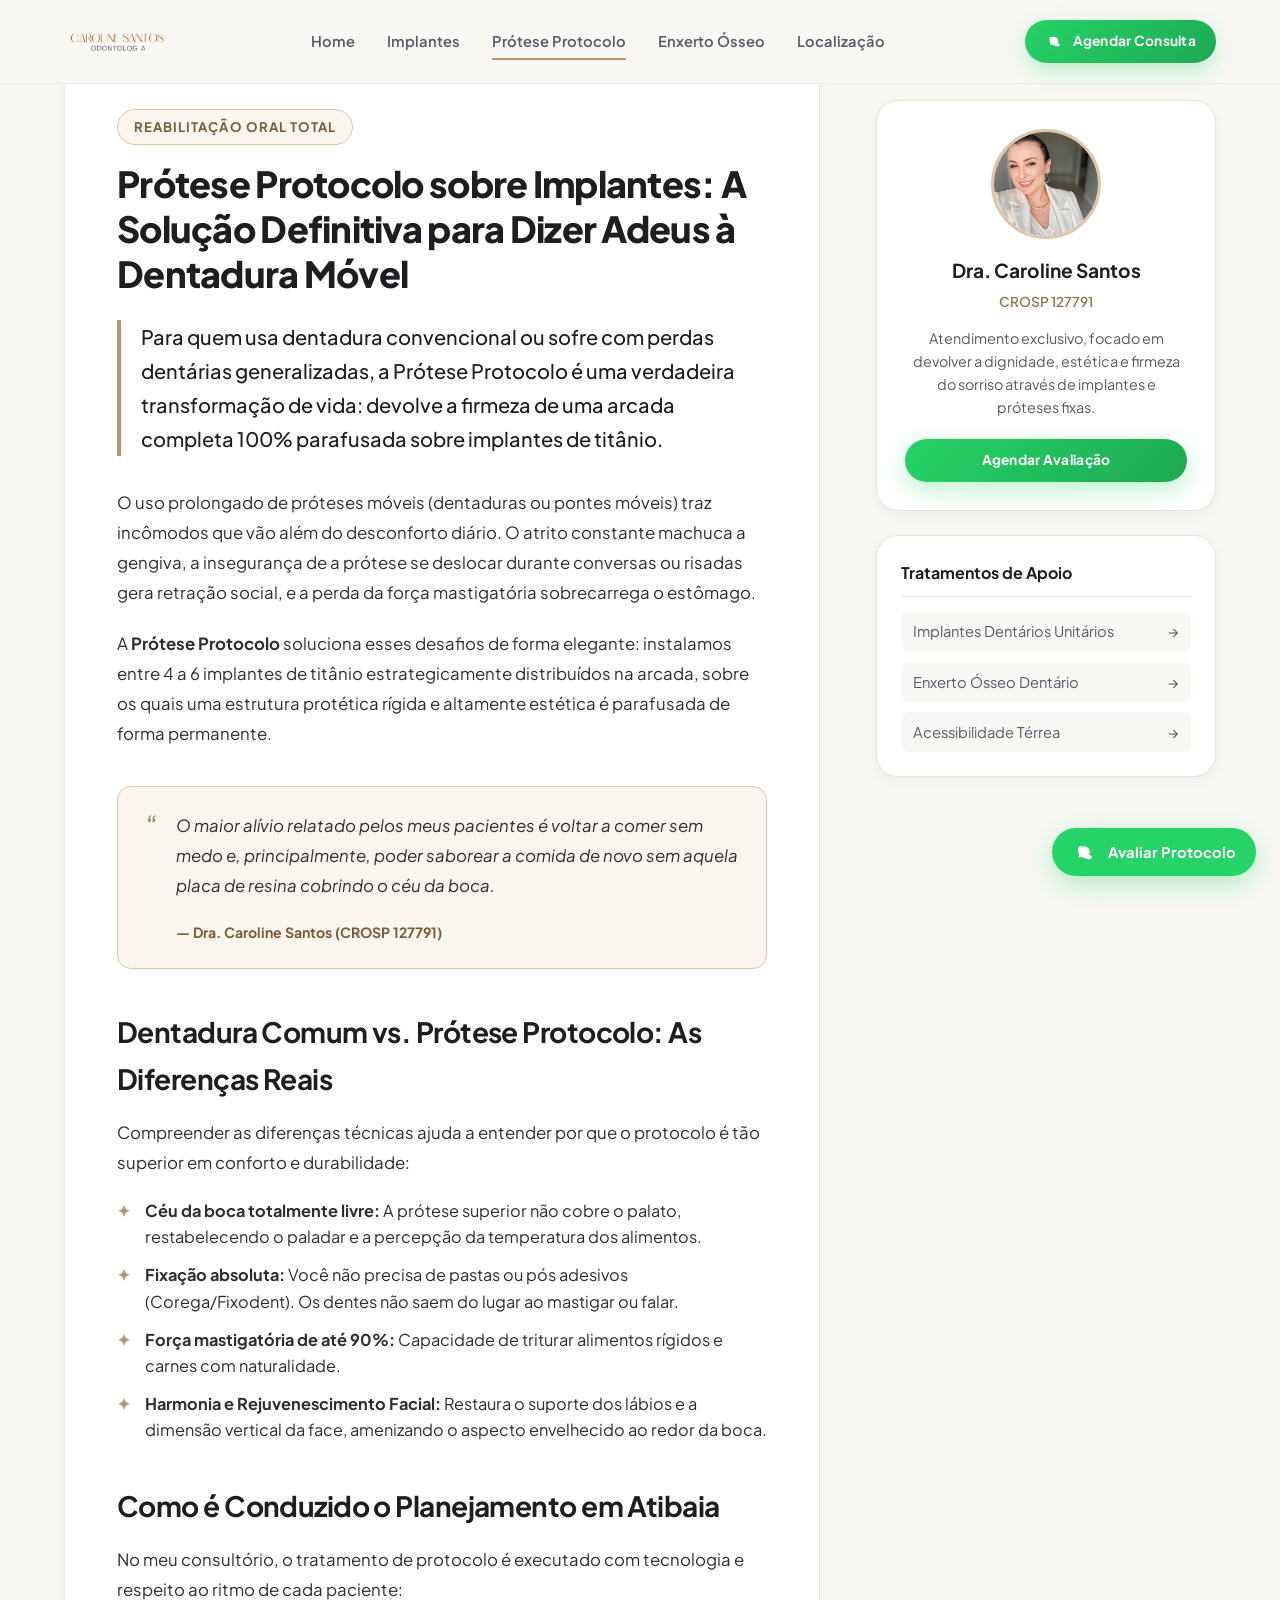
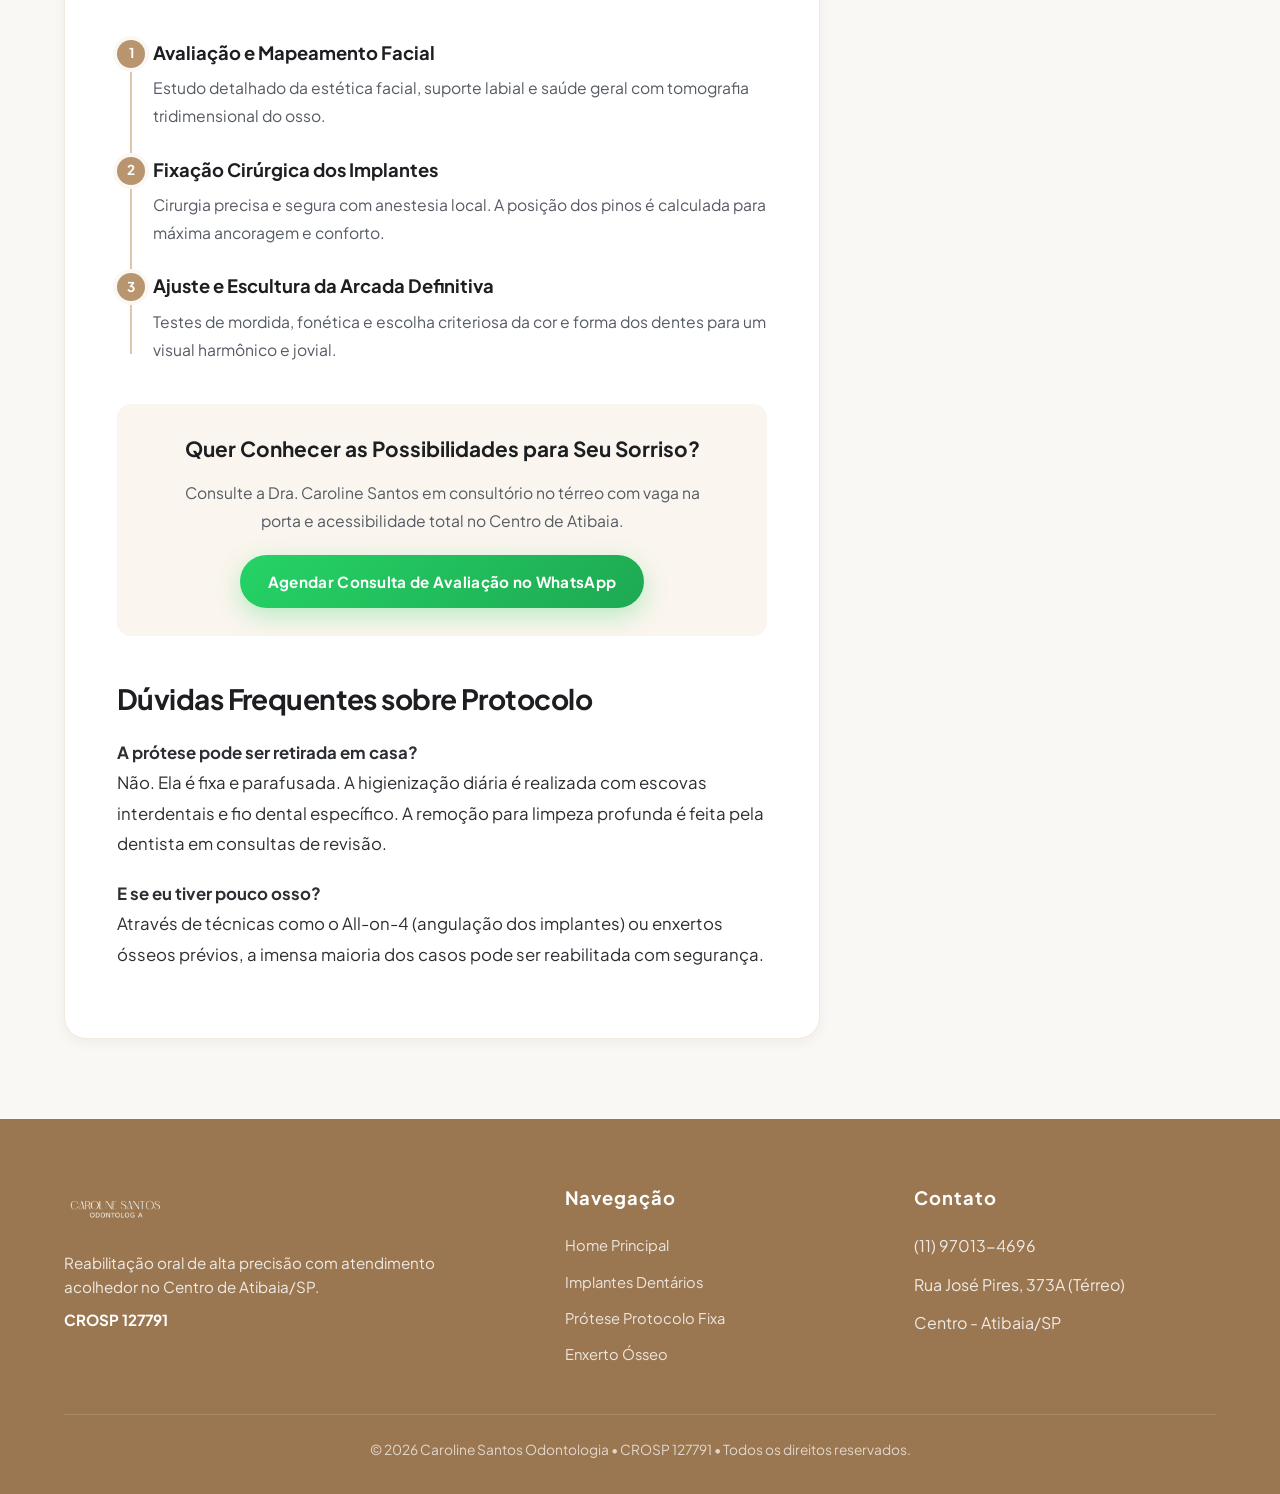
<file: protese-protocolo-atibaia.html>
<!DOCTYPE html>
<html lang="pt-BR">

<head>
  <meta charset="UTF-8">
  <meta name="viewport" content="width=device-width, initial-scale=1.0">
  <title>Prótese Protocolo sobre Implantes em Atibaia | Dra. Caroline Santos</title>

  <!-- Meta SEO & Busca Local -->
  <meta name="description"
    content="Troque a dentadura móvel por dentes 100% fixos com a Prótese Protocolo em Atibaia. Arcada completa sobre implantes sem cobrir o céu da boca. Dra. Caroline Santos (CROSP 127791).">
  <meta name="keywords"
    content="protese protocolo atibaia, dentadura fixa sobre implante atibaia, protocolo sobre implantes atibaia, reabilitação oral completa atibaia, dra caroline santos dentista">
  <meta name="author" content="Dra. Caroline Santos - CROSP 127791">
  <meta name="robots" content="index, follow">
  <link rel="canonical" href="https://carolinesantosodontologia.com.br/protese-protocolo-atibaia.html">

  <!-- Open Graph -->
  <meta property="og:type" content="article">
  <meta property="og:url" content="https://carolinesantosodontologia.com.br/protese-protocolo-atibaia.html">
  <meta property="og:title" content="Prótese Protocolo sobre Implantes em Atibaia | Dentes Fixos">
  <meta property="og:description"
    content="Recupere a estabilidade total para mastigar e conversar sem medo de dentes soltos. Guia completo sobre Prótese Protocolo com a Dra. Caroline Santos.">
  <meta property="og:image" content="https://carolinesantosodontologia.com.br/assets/img/dra-caroline.webp">
  <meta property="og:locale" content="pt_BR">
  <meta property="og:site_name" content="Caroline Santos Odontologia">

  <!-- Favicon & App Icons -->
  <link rel="icon" type="image/svg+xml" href="assets/img/favicon.svg">
  <link rel="icon" type="image/png" sizes="192x192" href="assets/img/favicon-192.png">
  <link rel="icon" type="image/png" sizes="32x32" href="assets/img/favicon.png">
  <link rel="apple-touch-icon" sizes="180x180" href="assets/img/apple-touch-icon.png">
  <link rel="shortcut icon" href="favicon.ico">
  <meta name="theme-color" content="#FAF8F5">

  <!-- Estilos -->
  <link rel="stylesheet" href="css/style.css?v=5">

  <!-- Schema.org -->
  <script type="application/ld+json">
  {
    "@context": "https://schema.org",
    "@graph": [
      {
        "@type": "MedicalWebPage",
        "@id": "https://carolinesantosodontologia.com.br/protese-protocolo-atibaia.html#webpage",
        "url": "https://carolinesantosodontologia.com.br/protese-protocolo-atibaia.html",
        "name": "Prótese Protocolo sobre Implantes em Atibaia - Dra. Caroline Santos",
        "description": "Explicação clínica completa sobre a substituição de dentaduras por dentes fixos.",
        "author": {
          "@type": "Person",
          "name": "Dra. Caroline Santos",
          "jobTitle": "Cirurgiã-Dentista Especialista em Implantes",
          "identifier": "CROSP 127791"
        }
      },
      {
        "@type": "Dentist",
        "@id": "https://carolinesantosodontologia.com.br/#dentist",
        "name": "Caroline Santos Odontologia",
        "telephone": "+55-11-97013-4696",
        "address": {
          "@type": "PostalAddress",
          "streetAddress": "Rua José Pires, 373A, Térreo",
          "addressLocality": "Atibaia",
          "addressRegion": "SP",
          "postalCode": "12940-650",
          "addressCountry": "BR"
        }
      }
    ]
  }
  </script>
</head>

<body>

  <!-- HEADER -->
  <header class="site-header" id="siteHeader">
    <div class="container header-container">
      <a href="index.html" class="brand-logo-link" title="Caroline Santos Odontologia - Início">
        <img src="assets/img/logo-transparent.webp" alt="Caroline Santos Odontologia - CROSP 127791"
          class="brand-logo-img" width="300" height="150">
      </a>

      <nav class="nav-menu" id="navMenu" aria-label="Navegação">
        <a href="index.html" class="nav-link">Home</a>
        <a href="implantes-dentarios-atibaia.html" class="nav-link">Implantes</a>
        <a href="protese-protocolo-atibaia.html" class="nav-link active">Prótese Protocolo</a>
        <a href="enxerto-osseo-atibaia.html" class="nav-link">Enxerto Ósseo</a>
        <a href="index.html#localizacao" class="nav-link">Localização</a>
      </nav>

      <div class="nav-actions">
        <a href="#" class="btn btn-whatsapp btn-sm" data-wa-topic="proteses" title="Agendar Consulta">
          <svg width="18" height="18" viewBox="0 0 24 24" fill="currentColor">
            <path
              d="M12.031 6.172c-3.181 0-5.767 2.586-5.768 5.766-.001 1.298.38 2.27 1.019 3.287l-.582 2.128 2.182-.573c.978.58 1.911.928 3.145.929 3.178 0 5.767-2.587 5.768-5.766.001-3.187-2.575-5.77-5.764-5.771zm3.392 8.244c-.144.405-.837.774-1.17.824-.312.045-.634.055-1.042-.077-.428-.139-1.071-.412-1.825-1.082-.969-.861-1.61-1.925-1.802-2.253-.191-.328-.021-.505.15-.676.155-.154.346-.401.519-.601.173-.201.23-.346.346-.576.115-.23.058-.433-.029-.606-.086-.173-.778-1.874-1.066-2.566-.28-.673-.564-.582-.777-.593-.201-.01-.432-.012-.663-.012-.23 0-.605.086-.922.433-.317.346-1.21 1.184-1.21 2.887 0 1.703 1.239 3.348 1.412 3.579.173.231 2.437 3.722 5.904 5.221 2.88 1.246 3.468.997 4.09.939.622-.058 1.996-.816 2.284-1.605.288-.79.288-1.467.201-1.605-.086-.139-.317-.23-.663-.404z" />
          </svg>
          Agendar Consulta
        </a>
        <button class="mobile-toggle" id="mobileToggle" aria-label="Abrir Menu">
          <span></span>
          <span></span>
          <span></span>
        </button>
      </div>
    </div>
  </header>

  <main class="editorial-layout">
    <div class="container">
      <div class="editorial-grid">

        <!-- CONTEÚDO EDITORIAL FLUIDO -->
        <article class="editorial-main">
          <span class="section-badge">Reabilitação Oral Total</span>
          
          <h1 style="font-family: var(--font-heading); font-size: 2.25rem; font-weight: 800; color: var(--color-charcoal-900); line-height: 1.25; margin-bottom: 24px; letter-spacing: -0.02em;">
            Prótese Protocolo sobre Implantes: A Solução Definitiva para Dizer Adeus à Dentadura Móvel
          </h1>

          <p class="editorial-lead">
            Para quem usa dentadura convencional ou sofre com perdas dentárias generalizadas, a Prótese Protocolo é uma verdadeira transformação de vida: devolve a firmeza de uma arcada completa 100% parafusada sobre implantes de titânio.
          </p>

          <div class="editorial-body">
            <p>
              O uso prolongado de próteses móveis (dentaduras ou pontes móveis) traz incômodos que vão além do desconforto diário. O atrito constante machuca a gengiva, a insegurança de a prótese se deslocar durante conversas ou risadas gera retração social, e a perda da força mastigatória sobrecarrega o estômago.
            </p>

            <p>
              A <strong>Prótese Protocolo</strong> soluciona esses desafios de forma elegante: instalamos entre 4 a 6 implantes de titânio estrategicamente distribuídos na arcada, sobre os quais uma estrutura protética rígida e altamente estética é parafusada de forma permanente.
            </p>

            <div class="quote-highlight">
              <span class="quote-highlight-icon">“</span>
              <div>
                <p class="quote-highlight-text">
                  O maior alívio relatado pelos meus pacientes é voltar a comer sem medo e, principalmente, poder saborear a comida de novo sem aquela placa de resina cobrindo o céu da boca.
                </p>
                <span class="quote-highlight-author">— Dra. Caroline Santos (CROSP 127791)</span>
              </div>
            </div>

            <h2>Dentadura Comum vs. Prótese Protocolo: As Diferenças Reais</h2>
            <p>
              Compreender as diferenças técnicas ajuda a entender por que o protocolo é tão superior em conforto e durabilidade:
            </p>

            <ul>
              <li><strong>Céu da boca totalmente livre:</strong> A prótese superior não cobre o palato, restabelecendo o paladar e a percepção da temperatura dos alimentos.</li>
              <li><strong>Fixação absoluta:</strong> Você não precisa de pastas ou pós adesivos (Corega/Fixodent). Os dentes não saem do lugar ao mastigar ou falar.</li>
              <li><strong>Força mastigatória de até 90%:</strong> Capacidade de triturar alimentos rígidos e carnes com naturalidade.</li>
              <li><strong>Harmonia e Rejuvenescimento Facial:</strong> Restaura o suporte dos lábios e a dimensão vertical da face, amenizando o aspecto envelhecido ao redor da boca.</li>
            </ul>

            <h2>Como é Conduzido o Planejamento em Atibaia</h2>
            <p>
              No meu consultório, o tratamento de protocolo é executado com tecnologia e respeito ao ritmo de cada paciente:
            </p>

            <div class="fluid-timeline">
              <div class="timeline-step">
                <div class="timeline-step-num">1</div>
                <div class="timeline-step-content">
                  <h4>Avaliação e Mapeamento Facial</h4>
                  <p>Estudo detalhado da estética facial, suporte labial e saúde geral com tomografia tridimensional do osso.</p>
                </div>
              </div>

              <div class="timeline-step">
                <div class="timeline-step-num">2</div>
                <div class="timeline-step-content">
                  <h4>Fixação Cirúrgica dos Implantes</h4>
                  <p>Cirurgia precisa e segura com anestesia local. A posição dos pinos é calculada para máxima ancoragem e conforto.</p>
                </div>
              </div>

              <div class="timeline-step">
                <div class="timeline-step-num">3</div>
                <div class="timeline-step-content">
                  <h4>Ajuste e Escultura da Arcada Definitiva</h4>
                  <p>Testes de mordida, fonética e escolha criteriosa da cor e forma dos dentes para um visual harmônico e jovial.</p>
                </div>
              </div>
            </div>

            <div style="margin: 40px 0; padding: 28px; background: var(--color-gold-50); border-radius: var(--radius-md); text-align: center;">
              <h3 style="margin-top: 0; color: var(--color-charcoal-900);">Quer Conhecer as Possibilidades para Seu Sorriso?</h3>
              <p style="font-size: 0.98rem; color: var(--color-charcoal-600); max-width: 520px; margin: 0 auto 20px auto;">
                Consulte a Dra. Caroline Santos em consultório no térreo com vaga na porta e acessibilidade total no Centro de Atibaia.
              </p>
              <a href="#" class="btn btn-whatsapp" data-wa-topic="proteses">
                Agendar Consulta de Avaliação no WhatsApp
              </a>
            </div>

            <h2>Dúvidas Frequentes sobre Protocolo</h2>
            <p><strong>A prótese pode ser retirada em casa?</strong><br>Não. Ela é fixa e parafusada. A higienização diária é realizada com escovas interdentais e fio dental específico. A remoção para limpeza profunda é feita pela dentista em consultas de revisão.</p>

            <p><strong>E se eu tiver pouco osso?</strong><br>Através de técnicas como o All-on-4 (angulação dos implantes) ou enxertos ósseos prévios, a imensa maioria dos casos pode ser reabilitada com segurança.</p>
          </div>
        </article>

        <!-- SIDEBAR -->
        <aside class="editorial-sidebar">
          <div class="sidebar-doctor-card">
            <img src="assets/img/dra-caroline.webp" alt="Dra. Caroline Santos - Dentista em Atibaia" class="sidebar-doctor-img" width="110" height="110">
            <div class="sidebar-doctor-name">Dra. Caroline Santos</div>
            <div class="sidebar-doctor-cro">CROSP 127791</div>
            <p class="sidebar-doctor-bio">
              Atendimento exclusivo, focado em devolver a dignidade, estética e firmeza do sorriso através de implantes e próteses fixas.
            </p>
            <a href="#" class="btn btn-whatsapp btn-sm" style="width: 100%; justify-content: center;" data-wa-topic="proteses">
              Agendar Avaliação
            </a>
          </div>

          <div class="sidebar-topics-box">
            <div class="sidebar-topics-title">Tratamentos de Apoio</div>
            <div class="sidebar-topics-list">
              <a href="implantes-dentarios-atibaia.html" class="sidebar-topic-link">
                <span>Implantes Dentários Unitários</span>
                <span>→</span>
              </a>
              <a href="enxerto-osseo-atibaia.html" class="sidebar-topic-link">
                <span>Enxerto Ósseo Dentário</span>
                <span>→</span>
              </a>
              <a href="index.html#diferenciais" class="sidebar-topic-link">
                <span>Acessibilidade Térrea</span>
                <span>→</span>
              </a>
            </div>
          </div>
        </aside>

      </div>
    </div>
  </main>

  <!-- FOOTER -->
  <footer class="site-footer">
    <div class="container">
      <div class="footer-grid">
        <div class="footer-brand">
          <img src="assets/img/logo-transparent.webp" alt="Caroline Santos Odontologia" class="footer-logo-img"
            width="300" height="150">
          <p>
            Reabilitação oral de alta precisão com atendimento acolhedor no Centro de Atibaia/SP.
          </p>
          <p style="font-weight: 700; color: #FFFFFF; margin-top: 8px;">CROSP 127791</p>
        </div>

        <div>
          <h4 class="footer-heading">Navegação</h4>
          <div class="footer-links-list">
            <a href="index.html" class="footer-link">Home Principal</a>
            <a href="implantes-dentarios-atibaia.html" class="footer-link">Implantes Dentários</a>
            <a href="protese-protocolo-atibaia.html" class="footer-link">Prótese Protocolo Fixa</a>
            <a href="enxerto-osseo-atibaia.html" class="footer-link">Enxerto Ósseo</a>
          </div>
        </div>

        <div>
          <h4 class="footer-heading">Contato</h4>
          <div class="footer-links-list">
            <span style="color: rgba(255,255,255,0.85);">(11) 97013-4696</span>
            <span style="color: rgba(255,255,255,0.85);">Rua José Pires, 373A (Térreo)</span>
            <span style="color: rgba(255,255,255,0.85);">Centro - Atibaia/SP</span>
          </div>
        </div>
      </div>

      <div class="footer-bottom">
        <p>© 2026 Caroline Santos Odontologia • CROSP 127791 • Todos os direitos reservados.</p>
      </div>
    </div>
  </footer>

  <!-- WhatsApp Flutuante -->
  <a href="#" class="floating-whatsapp" data-wa-topic="proteses" title="Falar no WhatsApp" id="whatsappFloating">
    <svg viewBox="0 0 24 24" fill="currentColor">
      <path
        d="M12.031 6.172c-3.181 0-5.767 2.586-5.768 5.766-.001 1.298.38 2.27 1.019 3.287l-.582 2.128 2.182-.573c.978.58 1.911.928 3.145.929 3.178 0 5.767-2.587 5.768-5.766.001-3.187-2.575-5.77-5.764-5.771zm3.392 8.244c-.144.405-.837.774-1.17.824-.312.045-.634.055-1.042-.077-.428-.139-1.071-.412-1.825-1.082-.969-.861-1.61-1.925-1.802-2.253-.191-.328-.021-.505.15-.676.155-.154.346-.401.519-.601.173-.201.23-.346.346-.576.115-.23.058-.433-.029-.606-.086-.173-.778-1.874-1.066-2.566-.28-.673-.564-.582-.777-.593-.201-.01-.432-.012-.663-.012-.23 0-.605.086-.922.433-.317.346-1.21 1.184-1.21 2.887 0 1.703 1.239 3.348 1.412 3.579.173.231 2.437 3.722 5.904 5.221 2.88 1.246 3.468.997 4.09.939.622-.058 1.996-.816 2.284-1.605.288-.79.288-1.467.201-1.605-.086-.139-.317-.23-.663-.404z" />
    </svg>
    <span>Avaliar Protocolo</span>
  </a>

  <script src="js/main.js"></script>
</body>

</html>
</file>
<file: css/style.css>
/* ==========================================================================
   DRA. CAROLINE SANTOS ODONTOLOGIA - DESIGN SYSTEM & STYLESHEET
   Identidade: Clean, Acolhedor, Sofisticado, Mobile-First
   ========================================================================== */

/* Google Fonts Import */
@import url('https://fonts.googleapis.com/css2?family=Plus+Jakarta+Sans:wght@300;400;500;600;700;800&display=swap');

:root {
  /* Paleta de Cores Elegante & Acolhedora */
  --color-bg: #FAF8F5;
  --color-surface: #FFFFFF;
  --color-surface-card: #FFFFFF;
  --color-surface-alt: #F3ECE4;
  --color-surface-hover: #FCFAF7;
  
  --color-gold-50: #FAF5EE;
  --color-gold-100: #F3E7D5;
  --color-gold-200: #DFC6A8;
  --color-gold-400: #C9A47B;
  --color-gold: #B8956E;
  --color-gold-dark: #9A7751;
  --color-gold-darker: #7A5B37;

  --color-charcoal-900: #1C1E21;
  --color-charcoal-800: #2B2E33;
  --color-charcoal-600: #555A63;
  --color-charcoal-400: #88909D;
  --color-border: #E8E1D7;
  --color-border-light: #F0EAE1;

  --color-whatsapp: #25D366;
  --color-whatsapp-dark: #128C7E;
  --color-whatsapp-glow: rgba(37, 211, 102, 0.35);

  --color-star: #FFB800;

  /* Tipografia */
  --font-heading: 'Plus Jakarta Sans', -apple-system, BlinkMacSystemFont, 'Segoe UI', Roboto, sans-serif;
  --font-sans: 'Plus Jakarta Sans', -apple-system, BlinkMacSystemFont, 'Segoe UI', Roboto, sans-serif;

  /* Sombras Suaves */
  --shadow-xs: 0 1px 3px rgba(33, 26, 18, 0.04);
  --shadow-sm: 0 4px 12px rgba(33, 26, 18, 0.05);
  --shadow-md: 0 10px 25px rgba(33, 26, 18, 0.07);
  --shadow-lg: 0 20px 40px rgba(33, 26, 18, 0.09);
  --shadow-gold: 0 8px 24px rgba(184, 149, 110, 0.25);

  /* Transições & Raios */
  --radius-sm: 8px;
  --radius-md: 14px;
  --radius-lg: 22px;
  --radius-xl: 32px;
  --radius-pill: 9999px;

  --transition-fast: 0.2s cubic-bezier(0.16, 1, 0.3, 1);
  --transition-base: 0.3s cubic-bezier(0.16, 1, 0.3, 1);
  --transition-smooth: 0.5s cubic-bezier(0.16, 1, 0.3, 1);

  --max-width: 1200px;
  --header-height: 84px;
}

/* ==========================================================================
   RESET & BASE
   ========================================================================== */
*, *::before, *::after {
  box-sizing: border-box;
  margin: 0;
  padding: 0;
}

html {
  scroll-behavior: smooth;
  font-size: 16px;
  -webkit-text-size-adjust: 100%;
}

body {
  font-family: var(--font-sans);
  background-color: var(--color-bg);
  color: var(--color-charcoal-800);
  line-height: 1.65;
  -webkit-font-smoothing: antialiased;
  -moz-osx-font-smoothing: grayscale;
  overflow-x: hidden;
}

img, picture, svg, video {
  display: block;
  max-width: 100%;
  height: auto;
}

a {
  color: inherit;
  text-decoration: none;
  transition: color var(--transition-fast);
}

button {
  font-family: inherit;
  cursor: pointer;
  border: none;
  background: none;
}

ul, ol {
  list-style: none;
}

.container {
  width: 100%;
  max-width: var(--max-width);
  margin-left: auto;
  margin-right: auto;
  padding-left: 24px;
  padding-right: 24px;
}

/* ==========================================================================
   TIPOGRAFIA & TÍTULOS
   ========================================================================== */
.section-badge {
  display: inline-flex;
  align-items: center;
  gap: 8px;
  padding: 6px 16px;
  background: var(--color-gold-50);
  border: 1px solid var(--color-gold-200);
  border-radius: var(--radius-pill);
  font-size: 0.82rem;
  font-weight: 700;
  letter-spacing: 0.08em;
  text-transform: uppercase;
  color: var(--color-gold-darker);
  margin-bottom: 16px;
}

.section-badge svg {
  color: var(--color-gold);
}

.section-header {
  text-align: center;
  max-width: 760px;
  margin: 0 auto 52px auto;
}

.section-title {
  font-family: var(--font-heading);
  font-size: clamp(2rem, 3.6vw, 2.75rem);
  font-weight: 700;
  color: var(--color-charcoal-900);
  line-height: 1.25;
  letter-spacing: -0.01em;
  margin-bottom: 16px;
}

.section-subtitle {
  font-size: 1.1rem;
  color: var(--color-charcoal-600);
  line-height: 1.6;
}

/* ==========================================================================
   BOTÕES & CTAS
   ========================================================================== */
.btn {
  display: inline-flex;
  align-items: center;
  justify-content: center;
  gap: 10px;
  padding: 14px 28px;
  border-radius: var(--radius-pill);
  font-size: 0.95rem;
  font-weight: 700;
  letter-spacing: 0.02em;
  transition: all var(--transition-base);
  text-align: center;
  white-space: nowrap;
}

.btn-primary {
  background: linear-gradient(135deg, var(--color-gold) 0%, var(--color-gold-dark) 100%);
  color: #FFFFFF;
  box-shadow: var(--shadow-gold);
}

.btn-primary:hover {
  transform: translateY(-2px);
  box-shadow: 0 12px 28px rgba(184, 149, 110, 0.38);
  background: linear-gradient(135deg, var(--color-gold-400) 0%, var(--color-gold) 100%);
  color: #FFFFFF;
}

.btn-whatsapp {
  background: linear-gradient(135deg, #25D366 0%, #1EA952 100%);
  color: #FFFFFF;
  box-shadow: 0 8px 24px rgba(37, 211, 102, 0.3);
}

.btn-whatsapp:hover {
  transform: translateY(-2px);
  box-shadow: 0 12px 28px rgba(37, 211, 102, 0.45);
  background: linear-gradient(135deg, #2EE06E 0%, #1FA450 100%);
  color: #FFFFFF;
}

.btn-outline {
  background: transparent;
  color: var(--color-charcoal-900);
  border: 1.5px solid var(--color-border);
}

.btn-outline:hover {
  border-color: var(--color-gold);
  color: var(--color-gold-darker);
  background: var(--color-gold-50);
  transform: translateY(-2px);
}

.btn-sm {
  padding: 10px 20px;
  font-size: 0.86rem;
}

/* ==========================================================================
   HEADER / NAVBAR
   ========================================================================== */
.site-header {
  position: fixed;
  top: 0;
  left: 0;
  width: 100%;
  height: var(--header-height);
  background: rgba(250, 248, 245, 0.92);
  backdrop-filter: blur(14px);
  -webkit-backdrop-filter: blur(14px);
  z-index: 1000;
  border-bottom: 1px solid var(--color-border-light);
  transition: all var(--transition-base);
}

.site-header.scrolled {
  height: 72px;
  background: rgba(255, 255, 255, 0.96);
  box-shadow: var(--shadow-sm);
}

.header-container {
  display: flex;
  align-items: center;
  justify-content: space-between;
  height: 100%;
}

.brand-logo-link {
  display: flex;
  align-items: center;
  gap: 12px;
}

.brand-logo-img {
  height: 54px;
  width: auto;
  object-fit: contain;
  transition: transform var(--transition-fast);
}

.brand-logo-link:hover .brand-logo-img {
  transform: scale(1.02);
}

.footer-logo-img {
  height: 52px;
  width: auto;
  object-fit: contain;
  filter: brightness(0) invert(1);
}

.nav-menu {
  display: flex;
  align-items: center;
  gap: 32px;
}

.nav-link {
  font-size: 0.92rem;
  font-weight: 600;
  color: var(--color-charcoal-600);
  position: relative;
  padding: 6px 0;
}

.nav-link::after {
  content: '';
  position: absolute;
  bottom: 0;
  left: 0;
  width: 0;
  height: 2px;
  background: var(--color-gold);
  transition: width var(--transition-fast);
}

.nav-link:hover {
  color: var(--color-gold-darker);
}

.nav-link:hover::after,
.nav-link.active::after {
  width: 100%;
}

.nav-actions {
  display: flex;
  align-items: center;
  gap: 16px;
}

.mobile-toggle {
  display: none;
  flex-direction: column;
  justify-content: center;
  gap: 5px;
  width: 40px;
  height: 40px;
  border-radius: var(--radius-sm);
  background: var(--color-gold-50);
  border: 1px solid var(--color-border);
  padding: 8px;
  z-index: 1100;
}

.mobile-toggle span {
  display: block;
  height: 2px;
  width: 100%;
  background: var(--color-charcoal-900);
  border-radius: 2px;
  transition: all var(--transition-fast);
}

.mobile-toggle.open span:nth-child(1) {
  transform: translateY(7px) rotate(45deg);
}

.mobile-toggle.open span:nth-child(2) {
  opacity: 0;
}

.mobile-toggle.open span:nth-child(3) {
  transform: translateY(-7px) rotate(-45deg);
}

/* ==========================================================================
   HERO SECTION
   ========================================================================== */
.hero-section {
  padding-top: calc(var(--header-height) + 56px);
  padding-bottom: 72px;
  position: relative;
  background: radial-gradient(circle at 80% 20%, rgba(223, 198, 168, 0.22) 0%, rgba(250, 248, 245, 0) 70%);
  overflow: hidden;
}

.hero-brand-header {
  text-align: center;
  margin-bottom: 36px;
}

.hero-brand-name {
  font-family: var(--font-heading);
  font-size: clamp(2.15rem, 3.8vw, 3.15rem);
  font-weight: 800;
  line-height: 1.15;
  letter-spacing: -0.025em;
  color: var(--color-charcoal-900);
}

.hero-brand-name .brand-accent {
  color: var(--color-gold-darker);
}

.hero-grid {
  display: grid;
  grid-template-columns: 1.15fr 0.85fr;
  align-items: center;
  gap: 48px;
}

.hero-content {
  max-width: 620px;
  order: 1;
}

.hero-title {
  font-family: var(--font-heading);
  font-size: clamp(1.95rem, 3.2vw, 2.65rem);
  font-weight: 800;
  line-height: 1.18;
  letter-spacing: -0.02em;
  color: var(--color-charcoal-900);
  margin-bottom: 20px;
}

.hero-title .highlight {
  color: var(--color-gold-darker);
  position: relative;
  display: inline-block;
}

.hero-description {
  font-size: 1.12rem;
  color: var(--color-charcoal-600);
  line-height: 1.65;
  margin-bottom: 28px;
}

.hero-badges-list {
  display: flex;
  flex-direction: column;
  gap: 10px;
  margin-bottom: 34px;
}

.hero-badge-item {
  display: flex;
  align-items: center;
  gap: 12px;
  font-size: 0.95rem;
  font-weight: 600;
  color: var(--color-charcoal-800);
}

.hero-badge-icon {
  width: 22px;
  height: 22px;
  border-radius: 50%;
  background: var(--color-gold-100);
  color: var(--color-gold-darker);
  display: flex;
  align-items: center;
  justify-content: center;
  font-size: 0.8rem;
  flex-shrink: 0;
}

.hero-actions {
  display: flex;
  align-items: center;
  gap: 16px;
  flex-wrap: wrap;
}

.hero-image-wrapper {
  position: relative;
  display: flex;
  justify-content: center;
  order: 2;
}

.hero-image-frame {
  position: relative;
  width: 100%;
  max-width: 440px;
  border-radius: var(--radius-xl);
  overflow: hidden;
  box-shadow: var(--shadow-lg);
  border: 8px solid var(--color-surface);
  background: var(--color-gold-50);
}

.hero-dra-img {
  width: 100%;
  height: auto;
  object-fit: cover;
  transition: transform var(--transition-smooth);
}

.hero-image-frame:hover .hero-dra-img {
  transform: scale(1.03);
}

/* Floating Card no Hero */
.hero-floating-card {
  position: absolute;
  bottom: 28px;
  left: 28px;
  background: rgba(255, 255, 255, 0.95);
  backdrop-filter: blur(12px);
  border-radius: var(--radius-lg);
  padding: 18px 24px 18px 26px;
  box-shadow: 0 12px 28px rgba(0, 0, 0, 0.12);
  border: 1px solid rgba(255, 255, 255, 0.85);
  display: flex;
  align-items: center;
  gap: 16px;
  animation: floatSlow 5s ease-in-out infinite;
}

@keyframes floatSlow {
  0%, 100% { transform: translateY(0); }
  50% { transform: translateY(-8px); }
}

.floating-stars {
  color: var(--color-star);
  font-size: 1rem;
  letter-spacing: 2px;
  line-height: 1;
  margin-bottom: 6px;
}

.floating-text-title {
  font-size: 0.88rem;
  font-weight: 700;
  color: var(--color-charcoal-900);
  line-height: 1.3;
  margin-bottom: 2px;
}

.floating-text-sub {
  font-size: 0.78rem;
  color: var(--color-charcoal-600);
  line-height: 1.35;
}

/* ==========================================================================
   TRUST / STATS BAR
   ========================================================================== */
.trust-bar {
  background: var(--color-surface);
  border-top: 1px solid var(--color-border-light);
  border-bottom: 1px solid var(--color-border-light);
  padding: 32px 0;
}

.stats-grid {
  display: grid;
  grid-template-columns: repeat(4, 1fr);
  gap: 24px;
  text-align: center;
}

.stat-item {
  position: relative;
  padding: 0 16px;
}

.stat-item:not(:last-child)::after {
  content: '';
  position: absolute;
  right: 0;
  top: 15%;
  height: 70%;
  width: 1px;
  background: var(--color-border-light);
}

.stat-number {
  font-family: var(--font-heading);
  font-size: 2.2rem;
  font-weight: 800;
  letter-spacing: -0.02em;
  color: var(--color-gold-darker);
  line-height: 1.1;
  margin-bottom: 6px;
}

.stat-label {
  font-size: 0.88rem;
  font-weight: 600;
  color: var(--color-charcoal-600);
}

/* ==========================================================================
   SOBRE MIM (DRA. CAROLINE SANTOS)
   ========================================================================== */
.about-section {
  padding: 96px 0;
  background: var(--color-bg);
}

.about-grid {
  display: grid;
  grid-template-columns: 0.9fr 1.1fr;
  align-items: center;
  gap: 64px;
}

.about-image-col {
  position: relative;
}

.about-photo-wrapper {
  position: relative;
  border-radius: var(--radius-xl);
  overflow: hidden;
  box-shadow: var(--shadow-md);
  border: 6px solid #FFFFFF;
}

.about-photo-wrapper img {
  width: 100%;
  height: auto;
  display: block;
}

.about-badge-cro {
  position: absolute;
  top: 20px;
  right: 20px;
  background: rgba(28, 30, 33, 0.88);
  color: #FFFFFF;
  padding: 8px 16px;
  border-radius: var(--radius-pill);
  font-size: 0.82rem;
  font-weight: 700;
  letter-spacing: 0.05em;
  backdrop-filter: blur(8px);
}

.about-content h2 {
  font-family: var(--font-heading);
  font-size: clamp(2rem, 3.2vw, 2.6rem);
  font-weight: 700;
  color: var(--color-charcoal-900);
  line-height: 1.25;
  margin-bottom: 20px;
}

.about-lead {
  font-size: 1.15rem;
  font-weight: 600;
  color: var(--color-gold-darker);
  line-height: 1.6;
  margin-bottom: 18px;
}

.about-text {
  font-size: 1rem;
  color: var(--color-charcoal-600);
  line-height: 1.75;
  margin-bottom: 24px;
}

.credentials-list {
  display: grid;
  grid-template-columns: 1fr 1fr;
  gap: 14px;
  margin-bottom: 32px;
}

.credential-item {
  display: flex;
  align-items: flex-start;
  gap: 10px;
  font-size: 0.92rem;
  color: var(--color-charcoal-800);
  font-weight: 500;
}

.credential-icon {
  color: var(--color-gold);
  flex-shrink: 0;
  margin-top: 3px;
}

/* ==========================================================================
   TRATAMENTOS ODONTOLÓGICOS
   ========================================================================== */
.services-section {
  padding: 96px 0;
  background: var(--color-surface-alt);
}

.services-grid {
  display: grid;
  grid-template-columns: repeat(auto-fit, minmax(320px, 1fr));
  gap: 28px;
}

.service-card {
  background: var(--color-surface);
  border-radius: var(--radius-lg);
  padding: 32px 28px;
  border: 1px solid var(--color-border);
  box-shadow: var(--shadow-sm);
  transition: all var(--transition-base);
  display: flex;
  flex-direction: column;
  position: relative;
  overflow: hidden;
}

.service-card:hover {
  transform: translateY(-6px);
  box-shadow: var(--shadow-md);
  border-color: var(--color-gold-200);
}

.service-card.featured {
  border: 2px solid var(--color-gold);
  background: linear-gradient(180deg, #FFFFFF 0%, #FDFBF8 100%);
}

.service-featured-tag {
  position: absolute;
  top: 14px;
  right: 18px;
  background: var(--color-gold-100);
  color: var(--color-gold-darker);
  font-size: 0.72rem;
  font-weight: 800;
  text-transform: uppercase;
  letter-spacing: 0.08em;
  padding: 4px 12px;
  border-radius: var(--radius-pill);
}

.service-icon-box {
  width: 58px;
  height: 58px;
  border-radius: var(--radius-md);
  background: var(--color-gold-50);
  border: 1px solid var(--color-gold-200);
  color: var(--color-gold-darker);
  display: flex;
  align-items: center;
  justify-content: center;
  margin-bottom: 22px;
}

.service-title {
  font-family: var(--font-heading);
  font-size: 1.35rem;
  font-weight: 700;
  color: var(--color-charcoal-900);
  margin-bottom: 12px;
  line-height: 1.3;
}

.service-desc {
  font-size: 0.95rem;
  color: var(--color-charcoal-600);
  line-height: 1.6;
  margin-bottom: 22px;
  flex-grow: 1;
}

.service-card-link {
  display: inline-flex;
  align-items: center;
  gap: 8px;
  font-size: 0.88rem;
  font-weight: 700;
  color: var(--color-gold-darker);
  margin-top: auto;
  transition: gap var(--transition-fast);
}

.service-card-link:hover {
  gap: 12px;
  color: var(--color-charcoal-900);
}

/* ==========================================================================
   DIFERENCIAIS REAIS (SEM SCANNER 3D)
   ========================================================================== */
.differentials-section {
  padding: 96px 0;
  background: var(--color-bg);
}

.differentials-grid {
  display: grid;
  grid-template-columns: repeat(auto-fit, minmax(280px, 1fr));
  gap: 28px;
  margin-bottom: 56px;
}

.differential-card {
  background: var(--color-surface);
  border-radius: var(--radius-md);
  padding: 32px 24px;
  border: 1px solid var(--color-border-light);
  box-shadow: var(--shadow-xs);
  transition: all var(--transition-base);
  text-align: center;
}

.differential-card:hover {
  transform: translateY(-4px);
  box-shadow: var(--shadow-sm);
  border-color: var(--color-gold-200);
}

.diff-icon-circle {
  width: 64px;
  height: 64px;
  border-radius: 50%;
  background: var(--color-gold-50);
  color: var(--color-gold-darker);
  display: flex;
  align-items: center;
  justify-content: center;
  margin: 0 auto 20px auto;
  border: 1px solid var(--color-gold-200);
}

.diff-title {
  font-family: var(--font-heading);
  font-size: 1.18rem;
  font-weight: 700;
  color: var(--color-charcoal-900);
  margin-bottom: 12px;
}

.diff-text {
  font-size: 0.92rem;
  color: var(--color-charcoal-600);
  line-height: 1.6;
}

/* Banner de Acessibilidade Real */
.accessibility-banner {
  background: var(--color-surface);
  border: 1px solid var(--color-border);
  border-radius: var(--radius-xl);
  overflow: hidden;
  box-shadow: var(--shadow-sm);
  display: grid;
  grid-template-columns: 1fr 1fr;
  align-items: center;
}

.acc-banner-content {
  padding: 48px;
}

.acc-banner-content h3 {
  font-family: var(--font-heading);
  font-size: 1.85rem;
  font-weight: 700;
  color: var(--color-charcoal-900);
  margin-bottom: 16px;
  line-height: 1.3;
}

.acc-banner-content p {
  font-size: 1rem;
  color: var(--color-charcoal-600);
  line-height: 1.65;
  margin-bottom: 24px;
}

.acc-features-list {
  display: flex;
  flex-direction: column;
  gap: 12px;
}

.acc-feature-item {
  display: flex;
  align-items: center;
  gap: 12px;
  font-size: 0.95rem;
  font-weight: 600;
  color: var(--color-charcoal-800);
}

.acc-banner-image {
  height: 100%;
  min-height: 340px;
  position: relative;
  overflow: hidden;
}

.acc-banner-image img {
  width: 100%;
  height: 100%;
  object-fit: cover;
}

/* ==========================================================================
   AVALIAÇÕES REAIS (GOOGLE REVIEWS)
   ========================================================================== */
.reviews-section {
  padding: 96px 0;
  background: var(--color-surface-alt);
}

.google-trust-badge {
  display: inline-flex;
  align-items: center;
  gap: 12px;
  background: #FFFFFF;
  padding: 10px 22px;
  border-radius: var(--radius-pill);
  box-shadow: var(--shadow-xs);
  border: 1px solid var(--color-border);
  margin-bottom: 20px;
}

.google-icon-svg {
  width: 22px;
  height: 22px;
}

.reviews-grid {
  display: grid;
  grid-template-columns: repeat(auto-fit, minmax(320px, 1fr));
  gap: 24px;
  margin-bottom: 40px;
}

.review-card {
  background: #FFFFFF;
  border-radius: var(--radius-md);
  padding: 28px;
  border: 1px solid var(--color-border);
  box-shadow: var(--shadow-xs);
  transition: all var(--transition-base);
  display: flex;
  flex-direction: column;
  justify-content: space-between;
}

.review-card:hover {
  transform: translateY(-4px);
  box-shadow: var(--shadow-sm);
}

.review-card-top {
  display: flex;
  align-items: center;
  justify-content: space-between;
  margin-bottom: 16px;
}

.review-author-info {
  display: flex;
  align-items: center;
  gap: 12px;
}

.review-avatar {
  width: 44px;
  height: 44px;
  border-radius: 50%;
  background: var(--color-gold-100);
  color: var(--color-gold-darker);
  font-weight: 700;
  font-size: 1.1rem;
  display: flex;
  align-items: center;
  justify-content: center;
}

.review-author-name {
  font-weight: 700;
  font-size: 0.95rem;
  color: var(--color-charcoal-900);
}

.review-author-loc {
  font-size: 0.8rem;
  color: var(--color-charcoal-400);
}

.review-stars {
  color: var(--color-star);
  font-size: 1rem;
  letter-spacing: 2px;
  margin-bottom: 14px;
}

.review-text {
  font-size: 0.92rem;
  color: var(--color-charcoal-600);
  line-height: 1.65;
  font-style: italic;
}

/* ==========================================================================
   ARTIGOS E GUIA DO PACIENTE (ANTIGO BLOG INTEGRADO)
   ========================================================================== */
.articles-section {
  padding: 96px 0;
  background: var(--color-bg);
}

.articles-grid {
  display: grid;
  grid-template-columns: repeat(auto-fit, minmax(320px, 1fr));
  gap: 28px;
}

.article-card {
  background: var(--color-surface);
  border-radius: var(--radius-lg);
  overflow: hidden;
  border: 1px solid var(--color-border);
  box-shadow: var(--shadow-xs);
  transition: all var(--transition-base);
  display: flex;
  flex-direction: column;
}

.article-card:hover {
  transform: translateY(-5px);
  box-shadow: var(--shadow-md);
  border-color: var(--color-gold-200);
}

.article-image-box {
  height: 200px;
  overflow: hidden;
  background: var(--color-gold-50);
  position: relative;
}

.article-image-box img {
  width: 100%;
  height: 100%;
  object-fit: cover;
  transition: transform var(--transition-smooth);
}

.article-card:hover .article-image-box img {
  transform: scale(1.05);
}

.article-content {
  padding: 24px;
  display: flex;
  flex-direction: column;
  flex-grow: 1;
}

.article-category {
  font-size: 0.75rem;
  font-weight: 700;
  text-transform: uppercase;
  color: var(--color-gold-darker);
  letter-spacing: 0.08em;
  margin-bottom: 8px;
}

.article-title {
  font-family: var(--font-heading);
  font-size: 1.18rem;
  font-weight: 700;
  color: var(--color-charcoal-900);
  line-height: 1.35;
  margin-bottom: 12px;
}

.article-snippet {
  font-size: 0.9rem;
  color: var(--color-charcoal-600);
  line-height: 1.6;
  margin-bottom: 20px;
  flex-grow: 1;
}

/* ==========================================================================
   FAQ / DÚVIDAS FREQUENTES (ACORDEÃO DINÂMICO)
   ========================================================================== */
.faq-section {
  padding: 96px 0;
  background: var(--color-surface-alt);
}

.faq-wrapper {
  max-width: 820px;
  margin: 0 auto;
}

.faq-item {
  background: #FFFFFF;
  border-radius: var(--radius-md);
  border: 1px solid var(--color-border);
  margin-bottom: 16px;
  overflow: hidden;
  transition: all var(--transition-fast);
}

.faq-item.active {
  border-color: var(--color-gold);
  box-shadow: var(--shadow-sm);
}

.faq-question {
  width: 100%;
  padding: 22px 24px;
  display: flex;
  align-items: center;
  justify-content: space-between;
  gap: 16px;
  text-align: left;
  font-size: 1.05rem;
  font-weight: 700;
  color: var(--color-charcoal-900);
  transition: color var(--transition-fast);
}

.faq-question:hover {
  color: var(--color-gold-darker);
}

.faq-icon {
  width: 28px;
  height: 28px;
  border-radius: 50%;
  background: var(--color-gold-50);
  color: var(--color-gold-darker);
  display: flex;
  align-items: center;
  justify-content: center;
  flex-shrink: 0;
  transition: transform var(--transition-fast);
}

.faq-item.active .faq-icon {
  transform: rotate(180deg);
  background: var(--color-gold);
  color: #FFFFFF;
}

.faq-answer {
  max-height: 0;
  overflow: hidden;
  transition: max-height 0.35s ease-out, padding 0.35s ease;
  padding: 0 24px;
}

.faq-item.active .faq-answer {
  max-height: 500px;
  padding-bottom: 22px;
}

.faq-answer-inner {
  font-size: 0.95rem;
  color: var(--color-charcoal-600);
  line-height: 1.7;
  border-top: 1px dashed var(--color-border-light);
  padding-top: 16px;
}

/* ==========================================================================
   LOCALIZAÇÃO E CONTATO (ATENÇÃO ESPECIAL A ATIBAIA)
   ========================================================================== */
.location-section {
  padding: 96px 0;
  background: var(--color-bg);
}

.location-grid {
  display: grid;
  grid-template-columns: 1fr 1fr;
  gap: 40px;
  align-items: stretch;
}

.location-card {
  background: var(--color-surface);
  border-radius: var(--radius-xl);
  padding: 44px;
  border: 1px solid var(--color-border);
  box-shadow: var(--shadow-sm);
  display: flex;
  flex-direction: column;
  justify-content: space-between;
}

.location-info-list {
  display: flex;
  flex-direction: column;
  gap: 22px;
  margin: 28px 0 34px 0;
}

.loc-item {
  display: flex;
  align-items: flex-start;
  gap: 16px;
}

.loc-icon-box {
  width: 44px;
  height: 44px;
  border-radius: var(--radius-sm);
  background: var(--color-gold-50);
  color: var(--color-gold-darker);
  display: flex;
  align-items: center;
  justify-content: center;
  flex-shrink: 0;
}

.loc-title {
  font-size: 0.82rem;
  font-weight: 700;
  text-transform: uppercase;
  letter-spacing: 0.06em;
  color: var(--color-charcoal-400);
  margin-bottom: 4px;
}

.loc-detail {
  font-size: 1rem;
  font-weight: 600;
  color: var(--color-charcoal-900);
  line-height: 1.5;
}

.map-wrapper {
  background: var(--color-surface);
  border-radius: var(--radius-xl);
  overflow: hidden;
  border: 1px solid var(--color-border);
  box-shadow: var(--shadow-sm);
  min-height: 380px;
  display: flex;
  flex-direction: column;
}

.map-wrapper iframe {
  width: 100%;
  height: 100%;
  min-height: 380px;
  border: 0;
}

/* ==========================================================================
   RODAPÉ ELEGANTE (COR MARCA WARM BRONZE)
   ========================================================================== */
.site-footer {
  background: var(--color-gold-dark);
  color: #FFFFFF;
  padding: 64px 0 32px 0;
}

.footer-grid {
  display: grid;
  grid-template-columns: 1.5fr 1fr 1fr;
  gap: 48px;
  margin-bottom: 48px;
}

.footer-brand p {
  color: rgba(255, 255, 255, 0.85);
  font-size: 0.95rem;
  line-height: 1.6;
  margin-top: 16px;
  max-width: 380px;
}

.footer-heading {
  font-family: var(--font-heading);
  font-size: 1.15rem;
  font-weight: 700;
  margin-bottom: 20px;
  color: #FFFFFF;
  letter-spacing: 0.05em;
}

.footer-links-list {
  display: flex;
  flex-direction: column;
  gap: 12px;
}

.footer-link {
  color: rgba(255, 255, 255, 0.82);
  font-size: 0.92rem;
  transition: color var(--transition-fast);
}

.footer-link:hover {
  color: #FFFFFF;
  text-decoration: underline;
}

.footer-social-links {
  display: flex;
  gap: 14px;
}

.social-circle-btn {
  width: 42px;
  height: 42px;
  border-radius: 50%;
  background: rgba(255, 255, 255, 0.15);
  color: #FFFFFF;
  display: flex;
  align-items: center;
  justify-content: center;
  transition: all var(--transition-fast);
}

.social-circle-btn:hover {
  background: #FFFFFF;
  color: var(--color-gold-dark);
  transform: translateY(-3px);
}

.footer-bottom {
  border-top: 1px solid rgba(255, 255, 255, 0.15);
  padding-top: 24px;
  text-align: center;
  font-size: 0.86rem;
  color: rgba(255, 255, 255, 0.7);
}

/* ==========================================================================
   WHATSAPP FLUTUANTE & STICKY MOBILE BAR
   ========================================================================== */
.floating-whatsapp {
  position: fixed;
  bottom: 24px;
  right: 24px;
  z-index: 999;
  display: flex;
  align-items: center;
  gap: 12px;
  background: var(--color-whatsapp);
  color: #FFFFFF;
  padding: 12px 20px;
  border-radius: var(--radius-pill);
  box-shadow: 0 8px 28px var(--color-whatsapp-glow);
  font-weight: 700;
  font-size: 0.92rem;
  transition: all var(--transition-base);
  animation: pulseGlow 2.5s infinite;
}

@keyframes pulseGlow {
  0% { box-shadow: 0 0 0 0 rgba(37, 211, 102, 0.6); }
  70% { box-shadow: 0 0 0 14px rgba(37, 211, 102, 0); }
  100% { box-shadow: 0 0 0 0 rgba(37, 211, 102, 0); }
}

.floating-whatsapp:hover {
  transform: translateY(-3px) scale(1.02);
  background: #20BA5A;
  color: #FFFFFF;
}

.floating-whatsapp svg {
  width: 24px;
  height: 24px;
}

/* ==========================================================================
   RESPONSIVIDADE (MOBILE-FIRST POLISH)
   ========================================================================== */
@media (max-width: 992px) {
  .hero-brand-header {
    margin-bottom: 24px;
  }

  .hero-brand-name {
    font-size: clamp(1.85rem, 5.5vw, 2.35rem);
  }

  .hero-grid {
    display: flex;
    flex-direction: column;
    text-align: center;
    gap: 32px;
  }

  .hero-image-wrapper {
    order: 1;
    width: 100%;
  }

  .hero-content {
    order: 2;
    max-width: 100%;
    margin: 0 auto;
  }

  .hero-badges-list {
    align-items: center;
  }

  .hero-actions {
    justify-content: center;
  }

  .hero-floating-card {
    left: 10px;
    bottom: 10px;
  }

  .about-grid {
    grid-template-columns: 1fr;
    gap: 40px;
  }

  .accessibility-banner {
    grid-template-columns: 1fr;
  }

  .acc-banner-content {
    padding: 32px 24px;
  }

  .location-grid {
    grid-template-columns: 1fr;
  }

  .stats-grid {
    grid-template-columns: repeat(2, 1fr);
    row-gap: 32px;
  }

  .stat-item:nth-child(2)::after {
    display: none;
  }

  .footer-grid {
    grid-template-columns: 1fr;
    gap: 32px;
  }
}

@media (max-width: 768px) {
  :root {
    --header-height: 72px;
  }

  .mobile-toggle {
    display: flex;
  }

  .nav-menu {
    position: fixed;
    top: var(--header-height);
    left: 0;
    width: 100%;
    background: #FFFFFF;
    flex-direction: column;
    align-items: flex-start;
    padding: 24px;
    gap: 20px;
    border-bottom: 1px solid var(--color-border);
    box-shadow: var(--shadow-md);
    transform: translateY(-120%);
    opacity: 0;
    pointer-events: none;
    transition: all var(--transition-base);
  }

  .nav-menu.active {
    transform: translateY(0);
    opacity: 1;
    pointer-events: all;
  }

  .nav-actions .btn {
    display: none; /* Deixar foco na navegação e botão flutuante */
  }

  .hero-brand-name {
    font-size: clamp(1.65rem, 6vw, 2.05rem);
  }

  .hero-title {
    font-size: 1.85rem;
  }

  .stats-grid {
    grid-template-columns: 1fr 1fr;
    gap: 20px;
  }

  .stat-number {
    font-size: 1.85rem;
  }

  .credentials-list {
    grid-template-columns: 1fr;
  }

  .floating-whatsapp span {
    display: none; /* Modo ícone compacto no mobile para não cobrir a tela */
  }

  .floating-whatsapp {
    padding: 14px;
    border-radius: 50%;
    bottom: 20px;
    right: 20px;
  }
}

/* ==========================================================================
   LAYOUT EDITORIAL FLUIDO PARA LANDING PAGES DE CONTEÚDO (SEO)
   Leitura contínua, elegante, sem excesso de cards e caixas
   ========================================================================== */
.editorial-layout {
  padding: 60px 0 80px 0;
}

.editorial-grid {
  display: grid;
  grid-template-columns: minmax(0, 1fr) 340px;
  gap: 56px;
  align-items: start;
}

.editorial-main {
  background: var(--color-surface);
  border-radius: var(--radius-lg);
  padding: 48px 52px;
  border: 1px solid var(--color-border-light);
  box-shadow: var(--shadow-sm);
}

.editorial-lead {
  font-size: 1.25rem;
  font-weight: 500;
  line-height: 1.7;
  color: var(--color-charcoal-900);
  margin-bottom: 32px;
  border-left: 4px solid var(--color-gold);
  padding-left: 20px;
}

.editorial-body h2 {
  font-family: var(--font-heading);
  font-size: 1.75rem;
  font-weight: 700;
  color: var(--color-charcoal-900);
  margin: 40px 0 16px 0;
  letter-spacing: -0.02em;
}

.editorial-body h3 {
  font-family: var(--font-heading);
  font-size: 1.3rem;
  font-weight: 700;
  color: var(--color-gold-darker);
  margin: 28px 0 12px 0;
}

.editorial-body p {
  font-size: 1.05rem;
  line-height: 1.8;
  color: var(--color-charcoal-800);
  margin-bottom: 20px;
}

.editorial-body ul {
  margin: 20px 0 28px 0;
  padding-left: 0;
  display: flex;
  flex-direction: column;
  gap: 12px;
}

.editorial-body ul li {
  position: relative;
  padding-left: 28px;
  font-size: 1.02rem;
  line-height: 1.6;
  color: var(--color-charcoal-800);
}

.editorial-body ul li::before {
  content: "✦";
  position: absolute;
  left: 0;
  top: 0;
  color: var(--color-gold);
  font-weight: bold;
}

/* Timeline Fluida de Passos */
.fluid-timeline {
  display: flex;
  flex-direction: column;
  gap: 24px;
  margin: 32px 0;
  position: relative;
  padding-left: 36px;
}

.fluid-timeline::before {
  content: "";
  position: absolute;
  left: 13px;
  top: 10px;
  bottom: 10px;
  width: 2px;
  background: var(--color-gold-200);
}

.timeline-step {
  position: relative;
}

.timeline-step-num {
  position: absolute;
  left: -36px;
  top: 2px;
  width: 28px;
  height: 28px;
  background: var(--color-gold);
  color: #FFFFFF;
  border-radius: 50%;
  display: flex;
  align-items: center;
  justify-content: center;
  font-weight: 700;
  font-size: 0.85rem;
  box-shadow: 0 0 0 4px var(--color-bg);
}

.timeline-step-content h4 {
  font-size: 1.15rem;
  font-weight: 700;
  color: var(--color-charcoal-900);
  margin-bottom: 6px;
}

.timeline-step-content p {
  margin-bottom: 0;
  font-size: 0.98rem;
  color: var(--color-charcoal-600);
}

/* Bloco de Citação / Destaque da Dra. Carol */
.quote-highlight {
  background: var(--color-gold-50);
  border: 1px solid var(--color-gold-200);
  border-radius: var(--radius-md);
  padding: 24px 28px;
  margin: 36px 0;
  display: flex;
  gap: 18px;
  align-items: flex-start;
}

.quote-highlight-icon {
  font-size: 1.8rem;
  line-height: 1;
  color: var(--color-gold-dark);
}

.quote-highlight-text {
  font-size: 1rem;
  line-height: 1.7;
  color: var(--color-charcoal-900);
  font-style: italic;
}

.quote-highlight-author {
  display: block;
  margin-top: 8px;
  font-size: 0.88rem;
  font-weight: 700;
  color: var(--color-gold-darker);
  font-style: normal;
}

/* Sidebar Fixa do Autor & Conversão */
.editorial-sidebar {
  position: sticky;
  top: 100px;
  display: flex;
  flex-direction: column;
  gap: 24px;
}

.sidebar-doctor-card {
  background: var(--color-surface);
  border: 1px solid var(--color-border);
  border-radius: var(--radius-lg);
  padding: 28px;
  text-align: center;
  box-shadow: var(--shadow-sm);
}

.sidebar-doctor-img {
  width: 110px;
  height: 110px;
  border-radius: 50%;
  object-fit: cover;
  margin: 0 auto 16px auto;
  border: 3px solid var(--color-gold-200);
}

.sidebar-doctor-name {
  font-size: 1.2rem;
  font-weight: 700;
  color: var(--color-charcoal-900);
  margin-bottom: 4px;
}

.sidebar-doctor-cro {
  font-size: 0.85rem;
  font-weight: 600;
  color: var(--color-gold-dark);
  margin-bottom: 14px;
}

.sidebar-doctor-bio {
  font-size: 0.9rem;
  line-height: 1.6;
  color: var(--color-charcoal-600);
  margin-bottom: 20px;
}

.sidebar-topics-box {
  background: var(--color-surface);
  border: 1px solid var(--color-border);
  border-radius: var(--radius-lg);
  padding: 24px;
  box-shadow: var(--shadow-sm);
}

.sidebar-topics-title {
  font-size: 1rem;
  font-weight: 700;
  color: var(--color-charcoal-900);
  margin-bottom: 14px;
  border-bottom: 1px solid var(--color-border-light);
  padding-bottom: 10px;
}

.sidebar-topics-list {
  display: flex;
  flex-direction: column;
  gap: 10px;
}

.sidebar-topic-link {
  font-size: 0.92rem;
  color: var(--color-charcoal-600);
  display: flex;
  align-items: center;
  justify-content: space-between;
  padding: 8px 12px;
  border-radius: var(--radius-sm);
  background: var(--color-bg);
  transition: all var(--transition-fast);
}

.sidebar-topic-link:hover {
  background: var(--color-gold-50);
  color: var(--color-gold-darker);
  transform: translateX(4px);
}

@media (max-width: 991px) {
  .editorial-grid {
    grid-template-columns: 1fr;
    gap: 40px;
  }

  .editorial-main {
    padding: 32px 24px;
  }

  .editorial-sidebar {
    position: static;
  }
}
</file>
